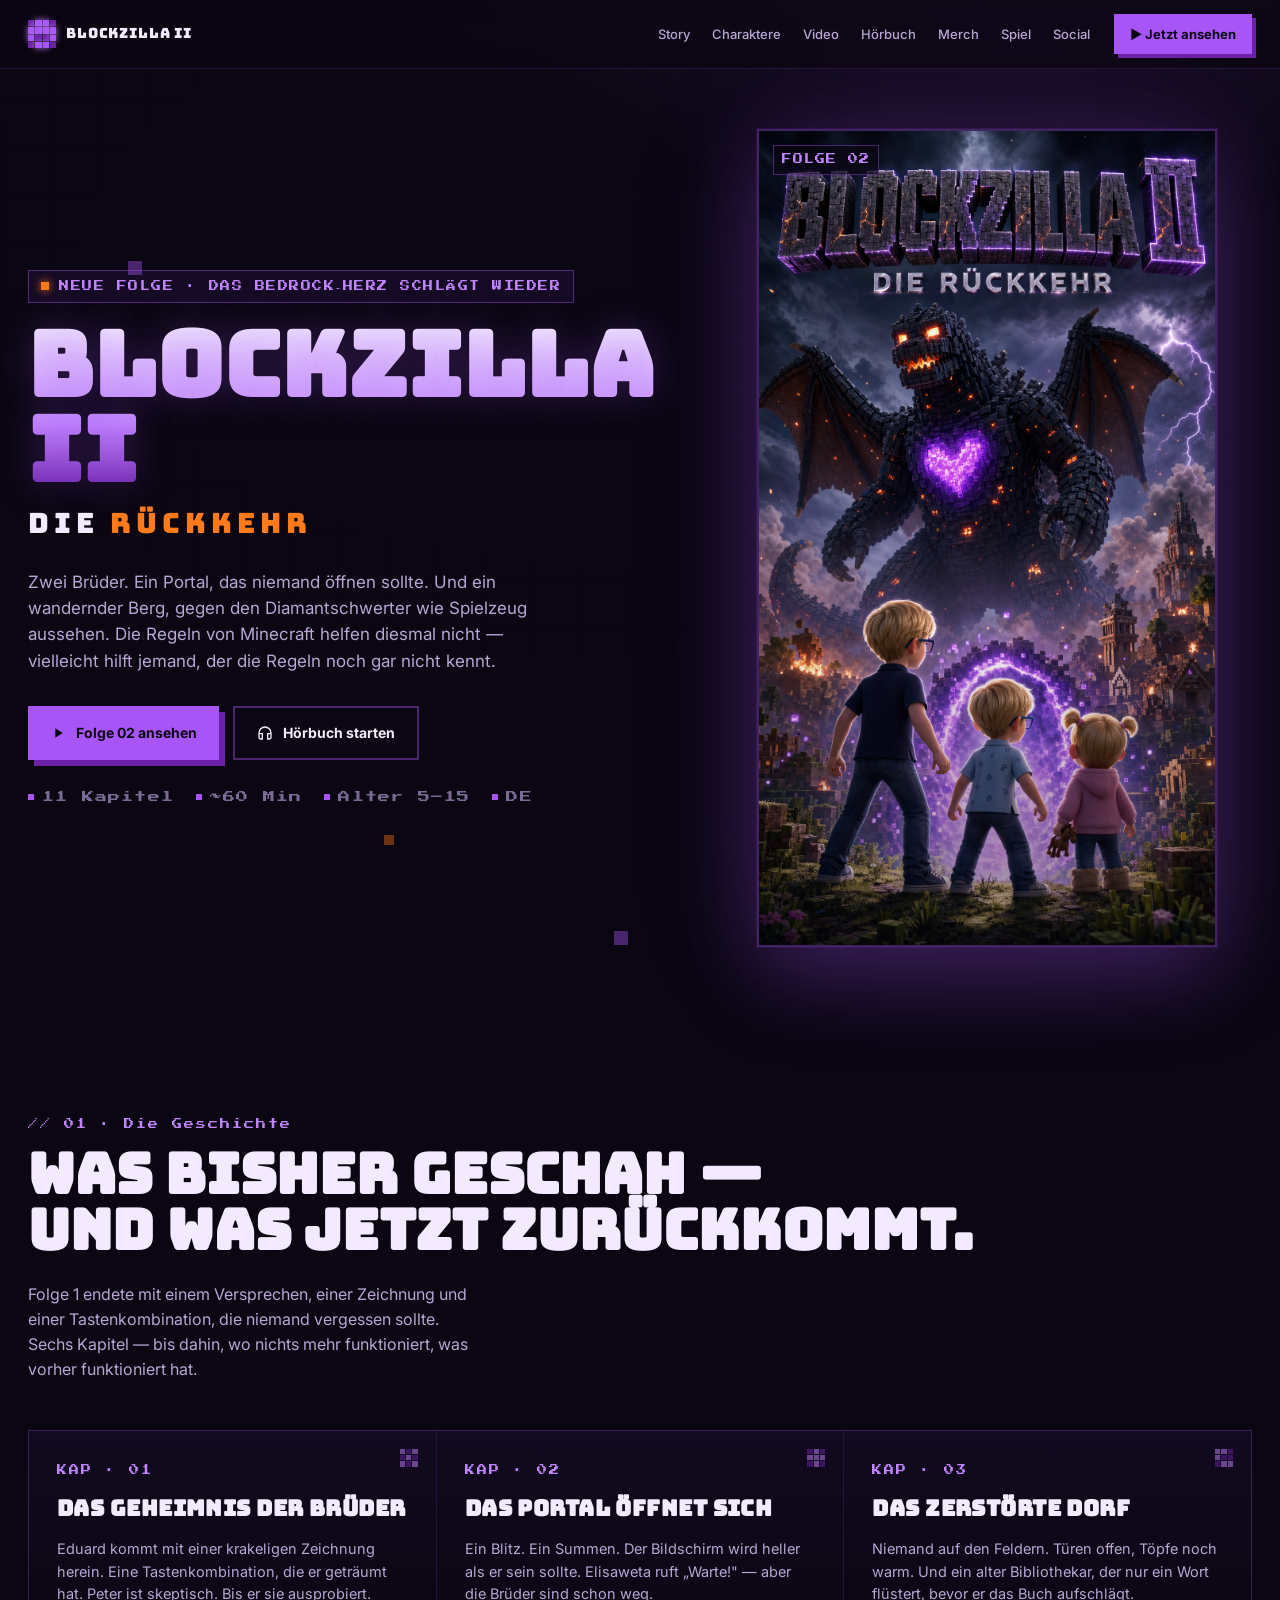
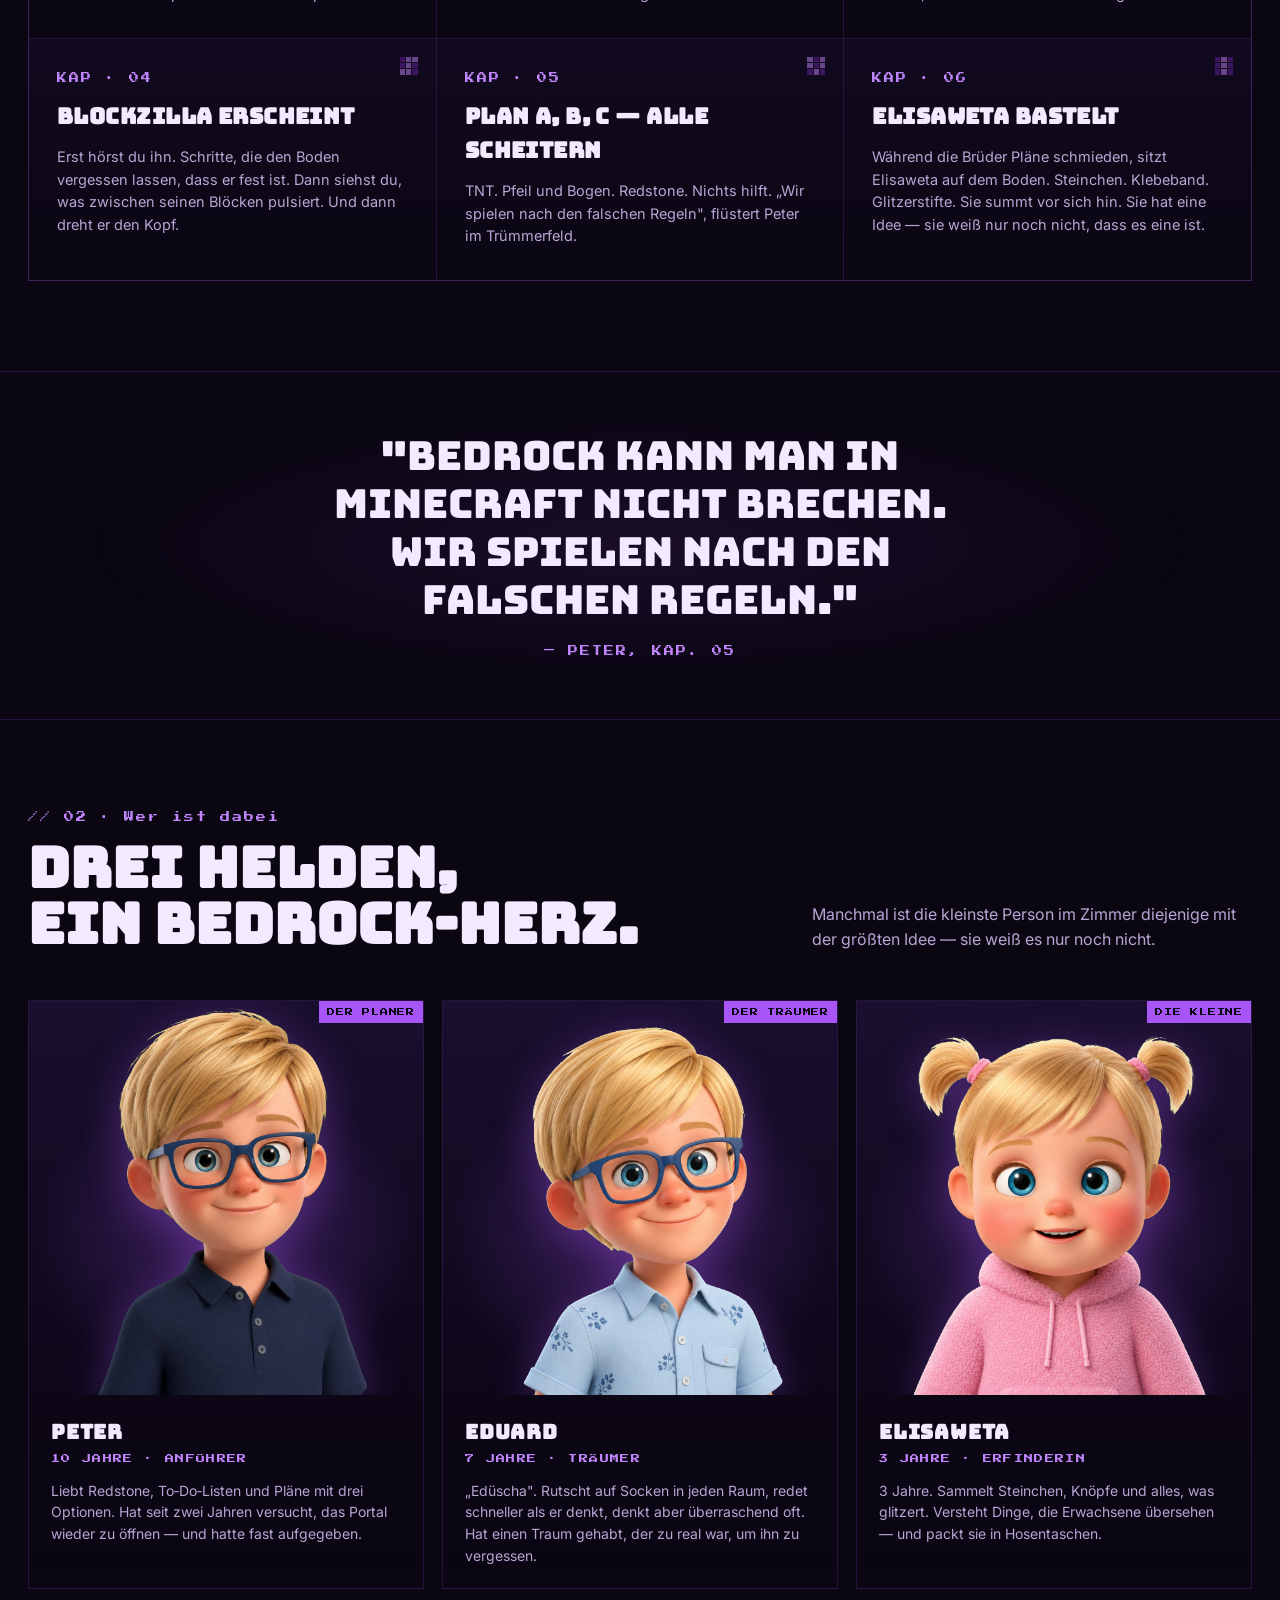
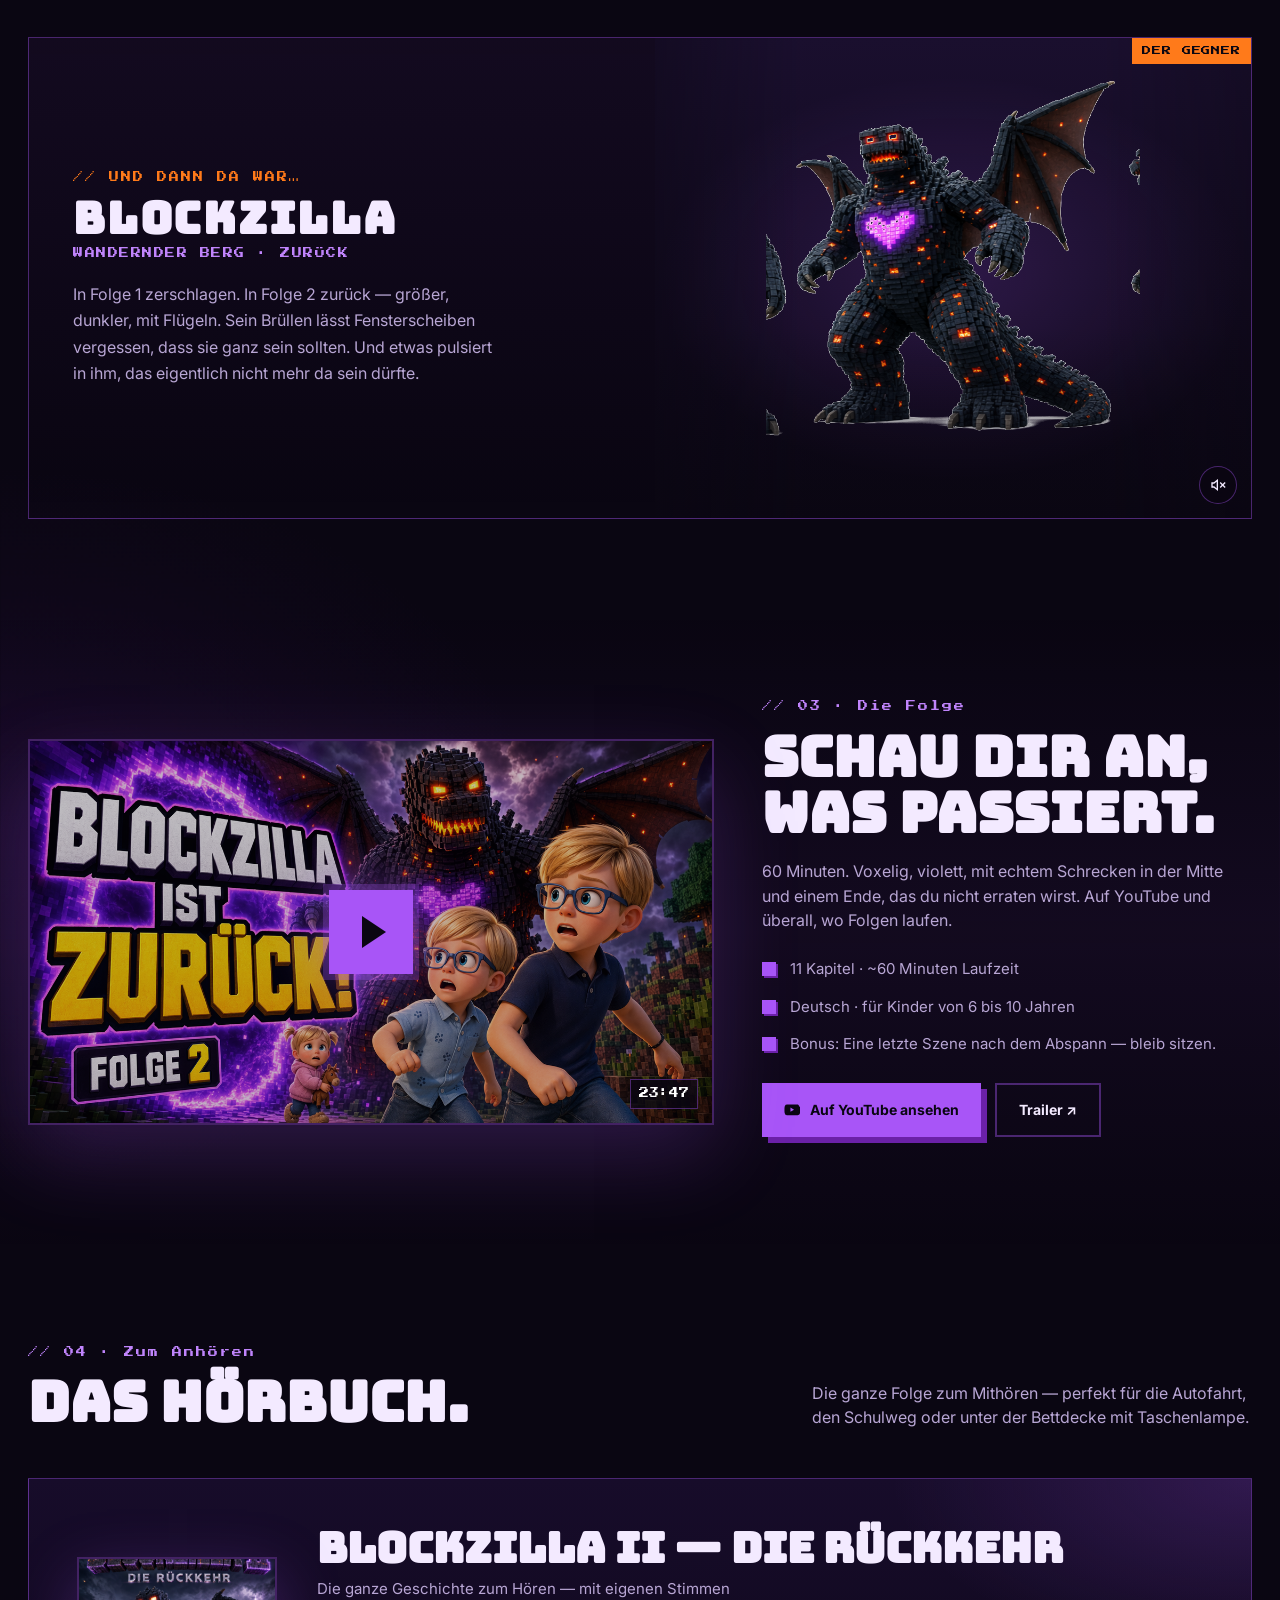
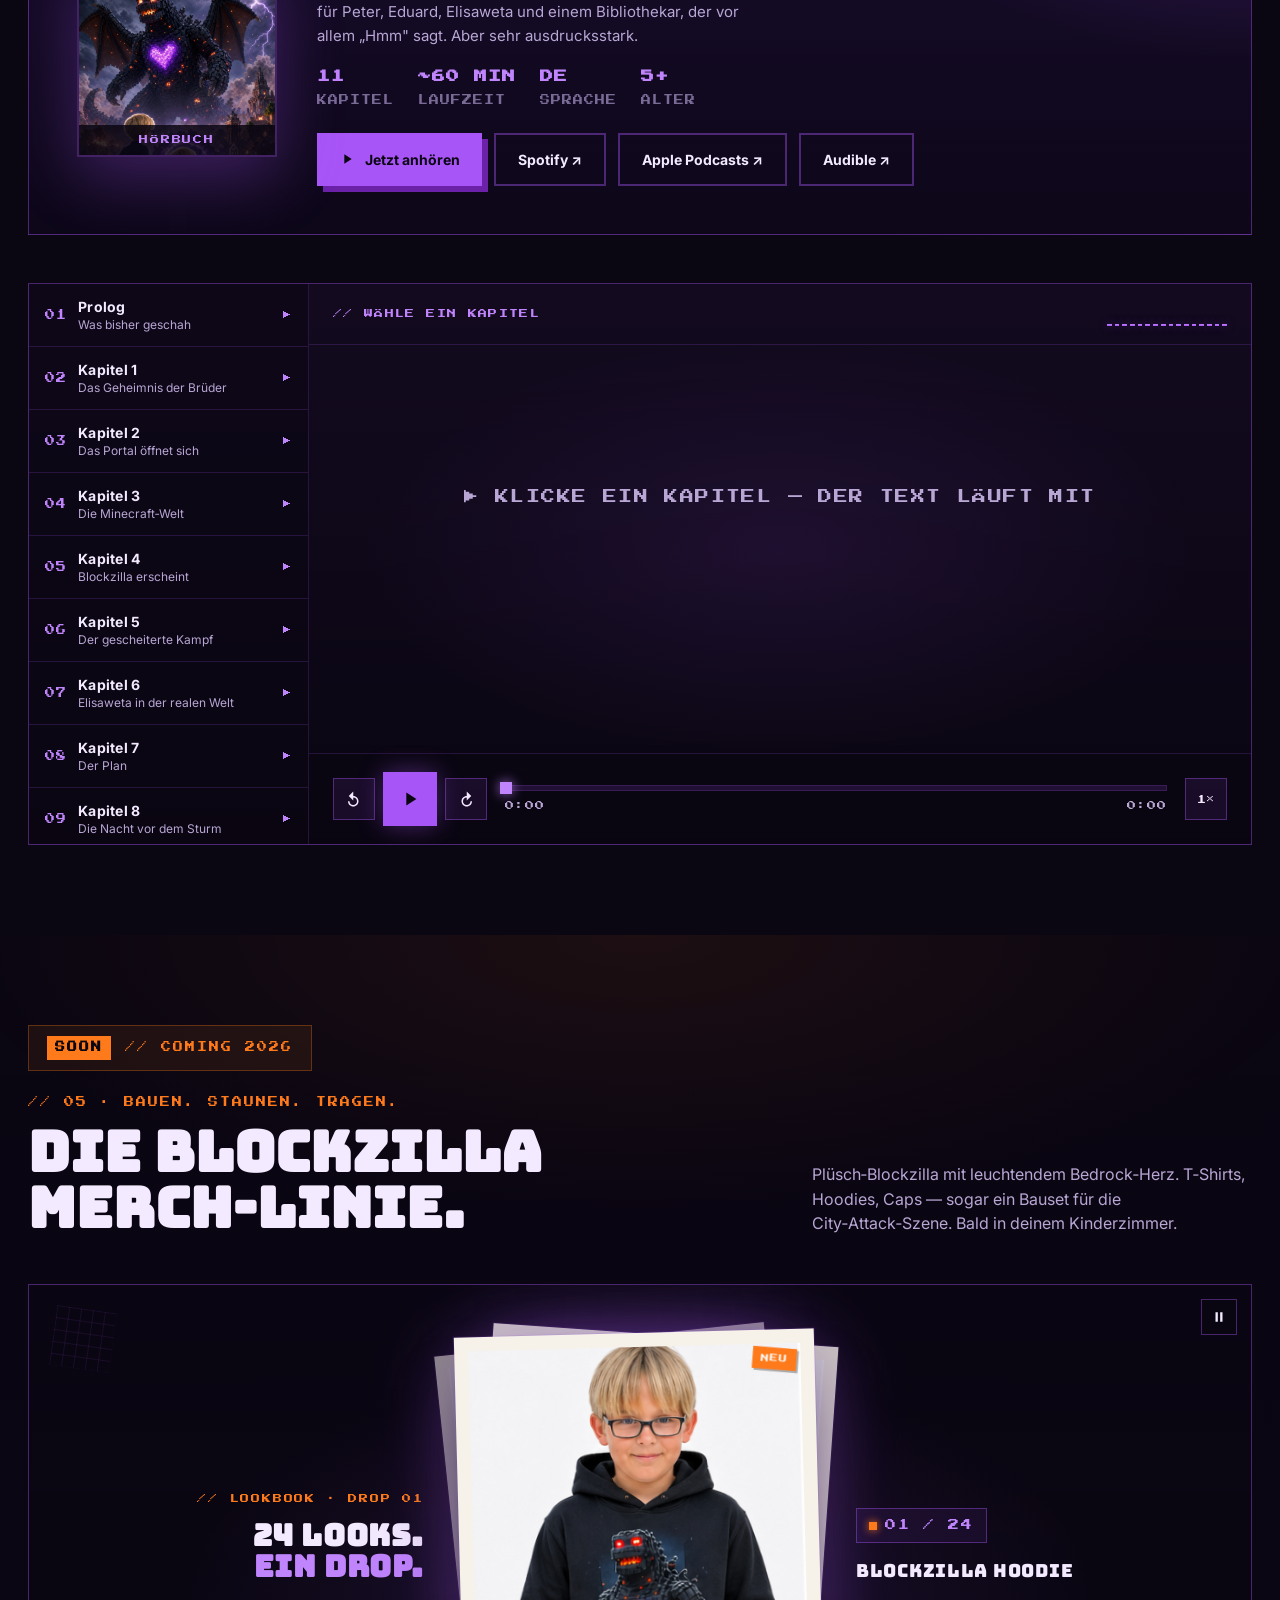
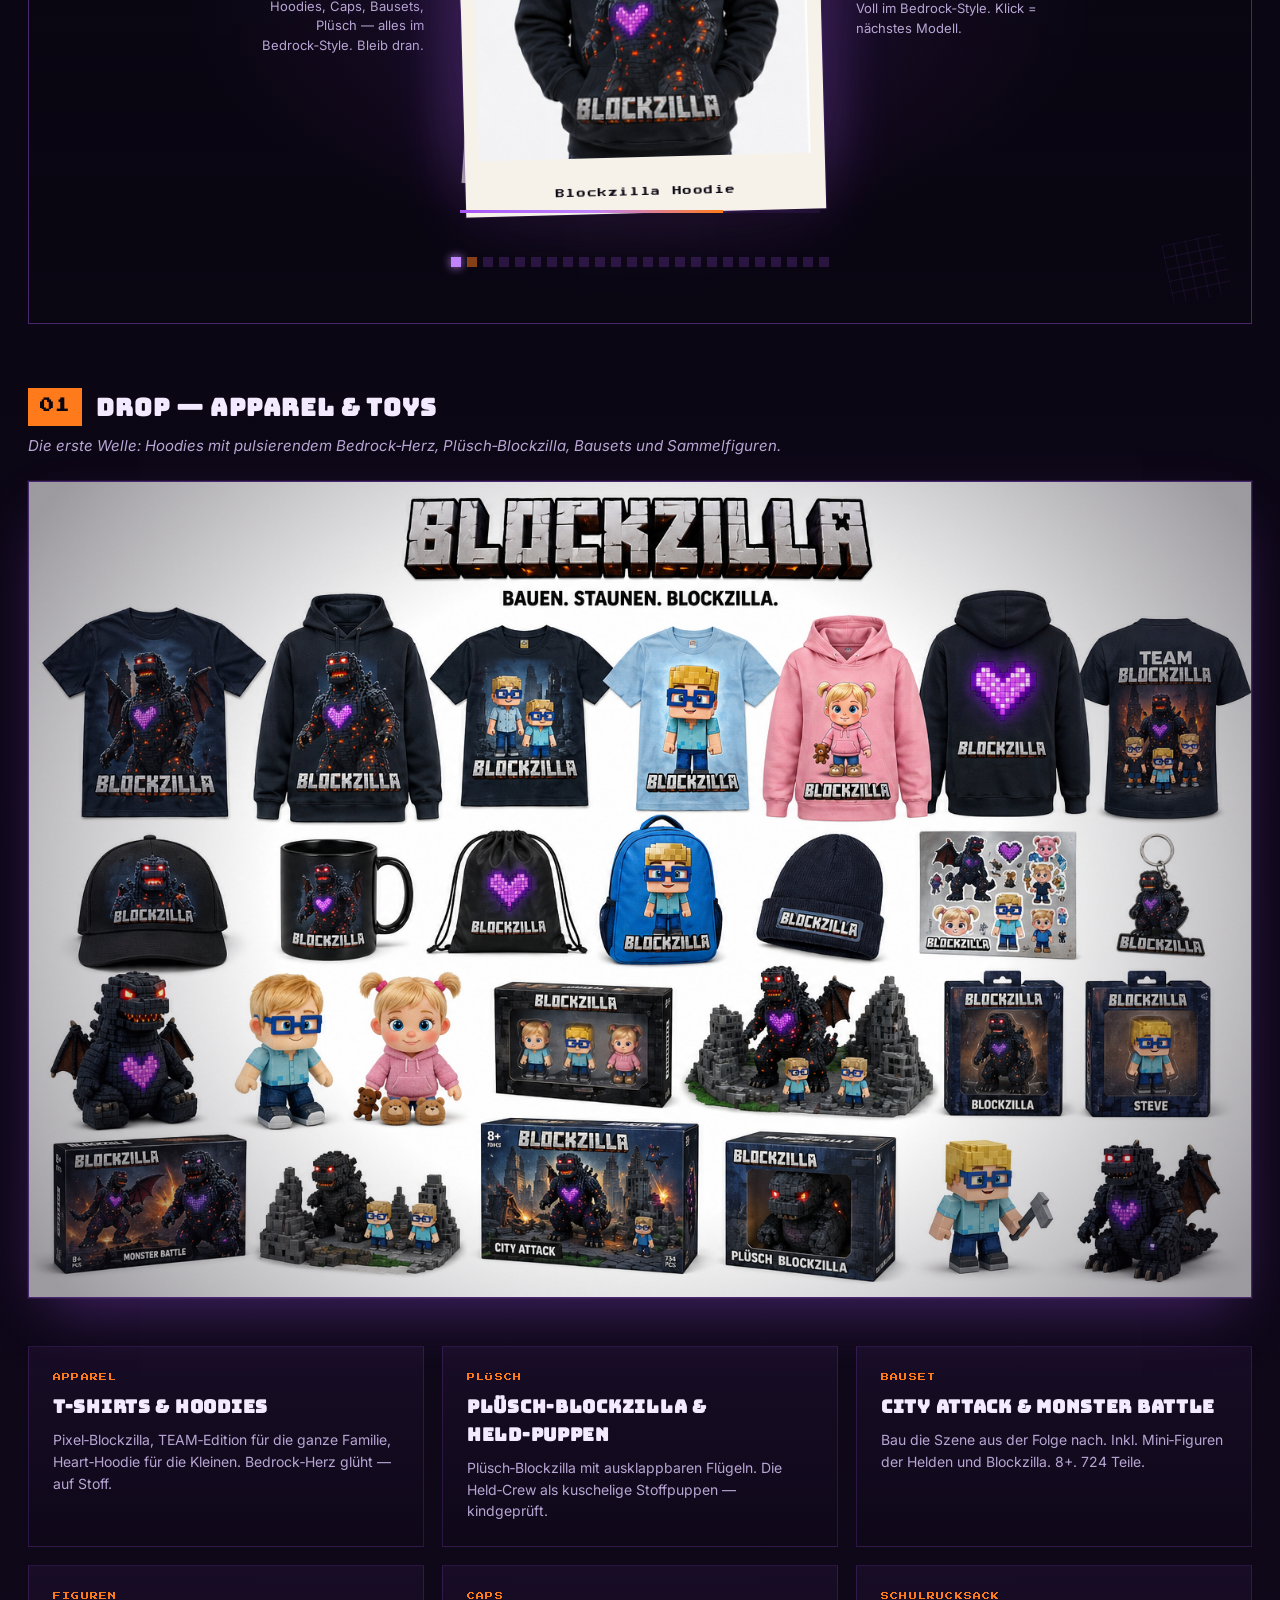
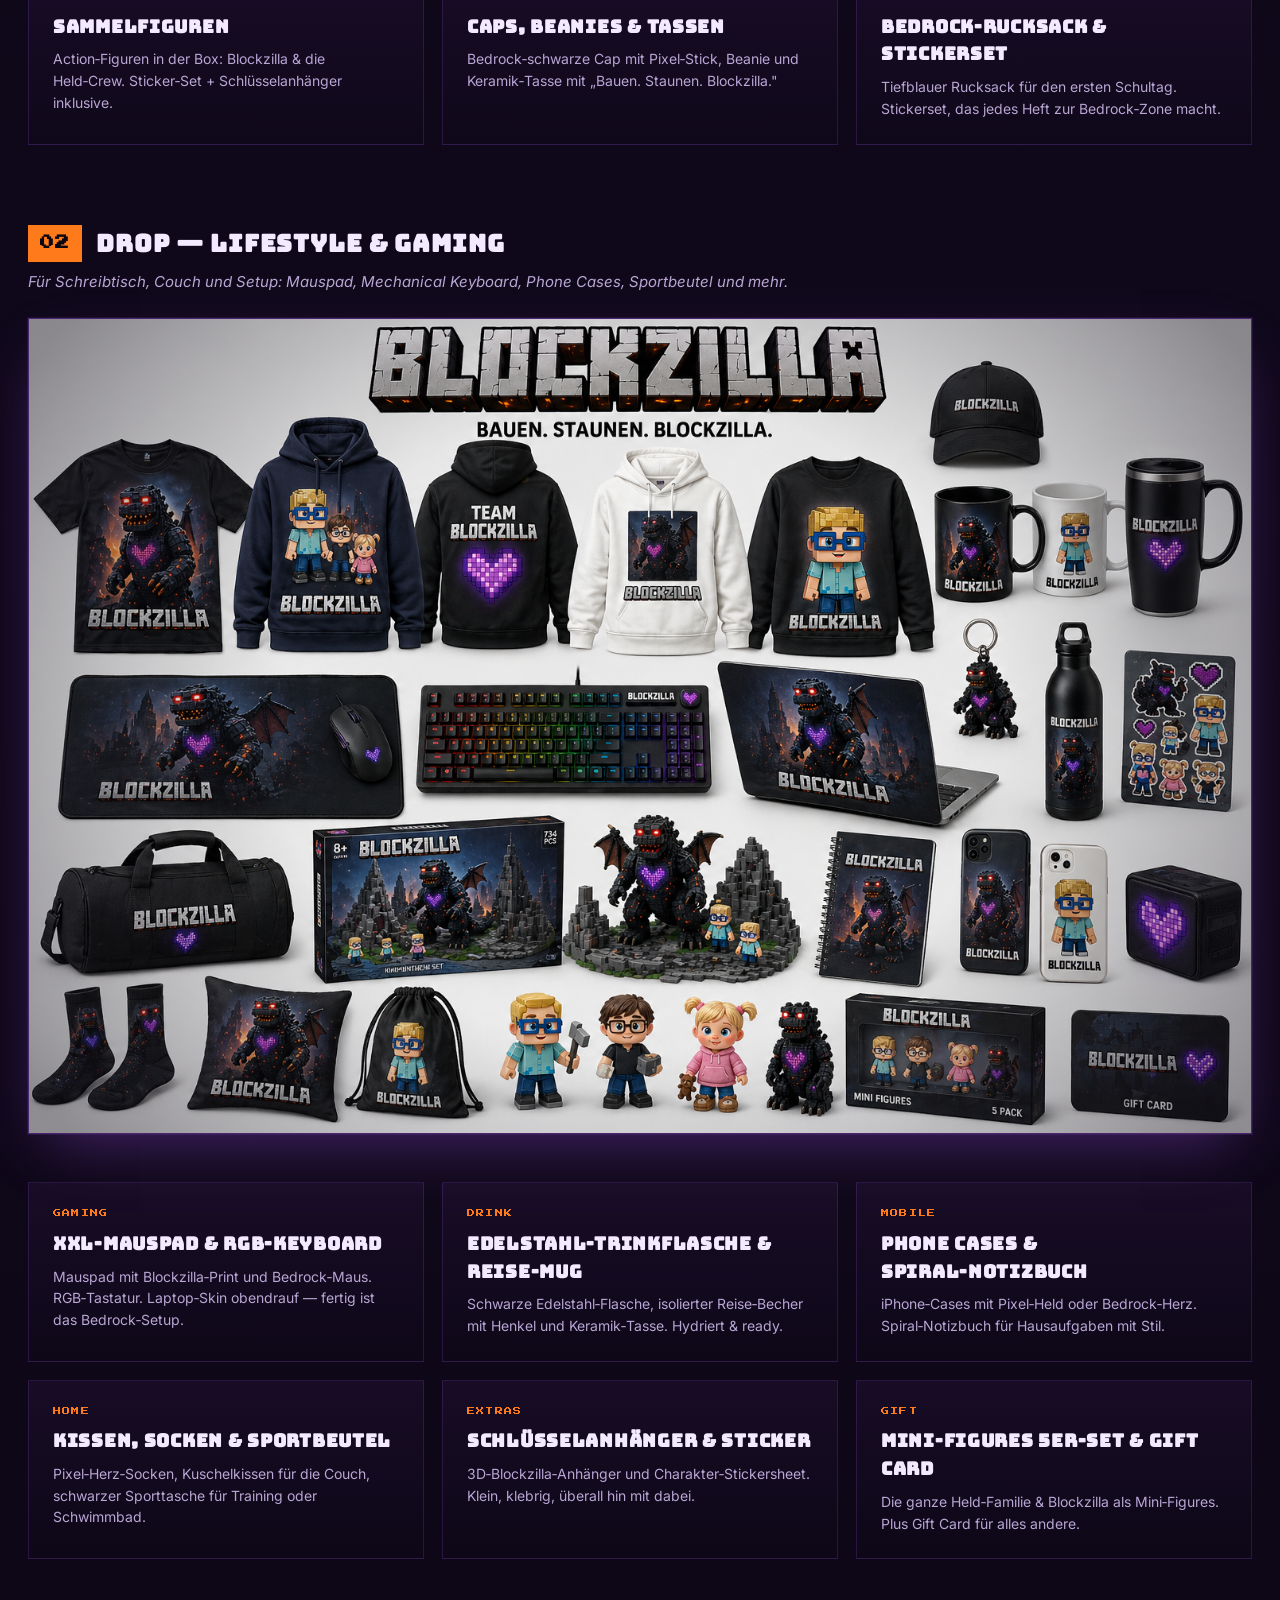
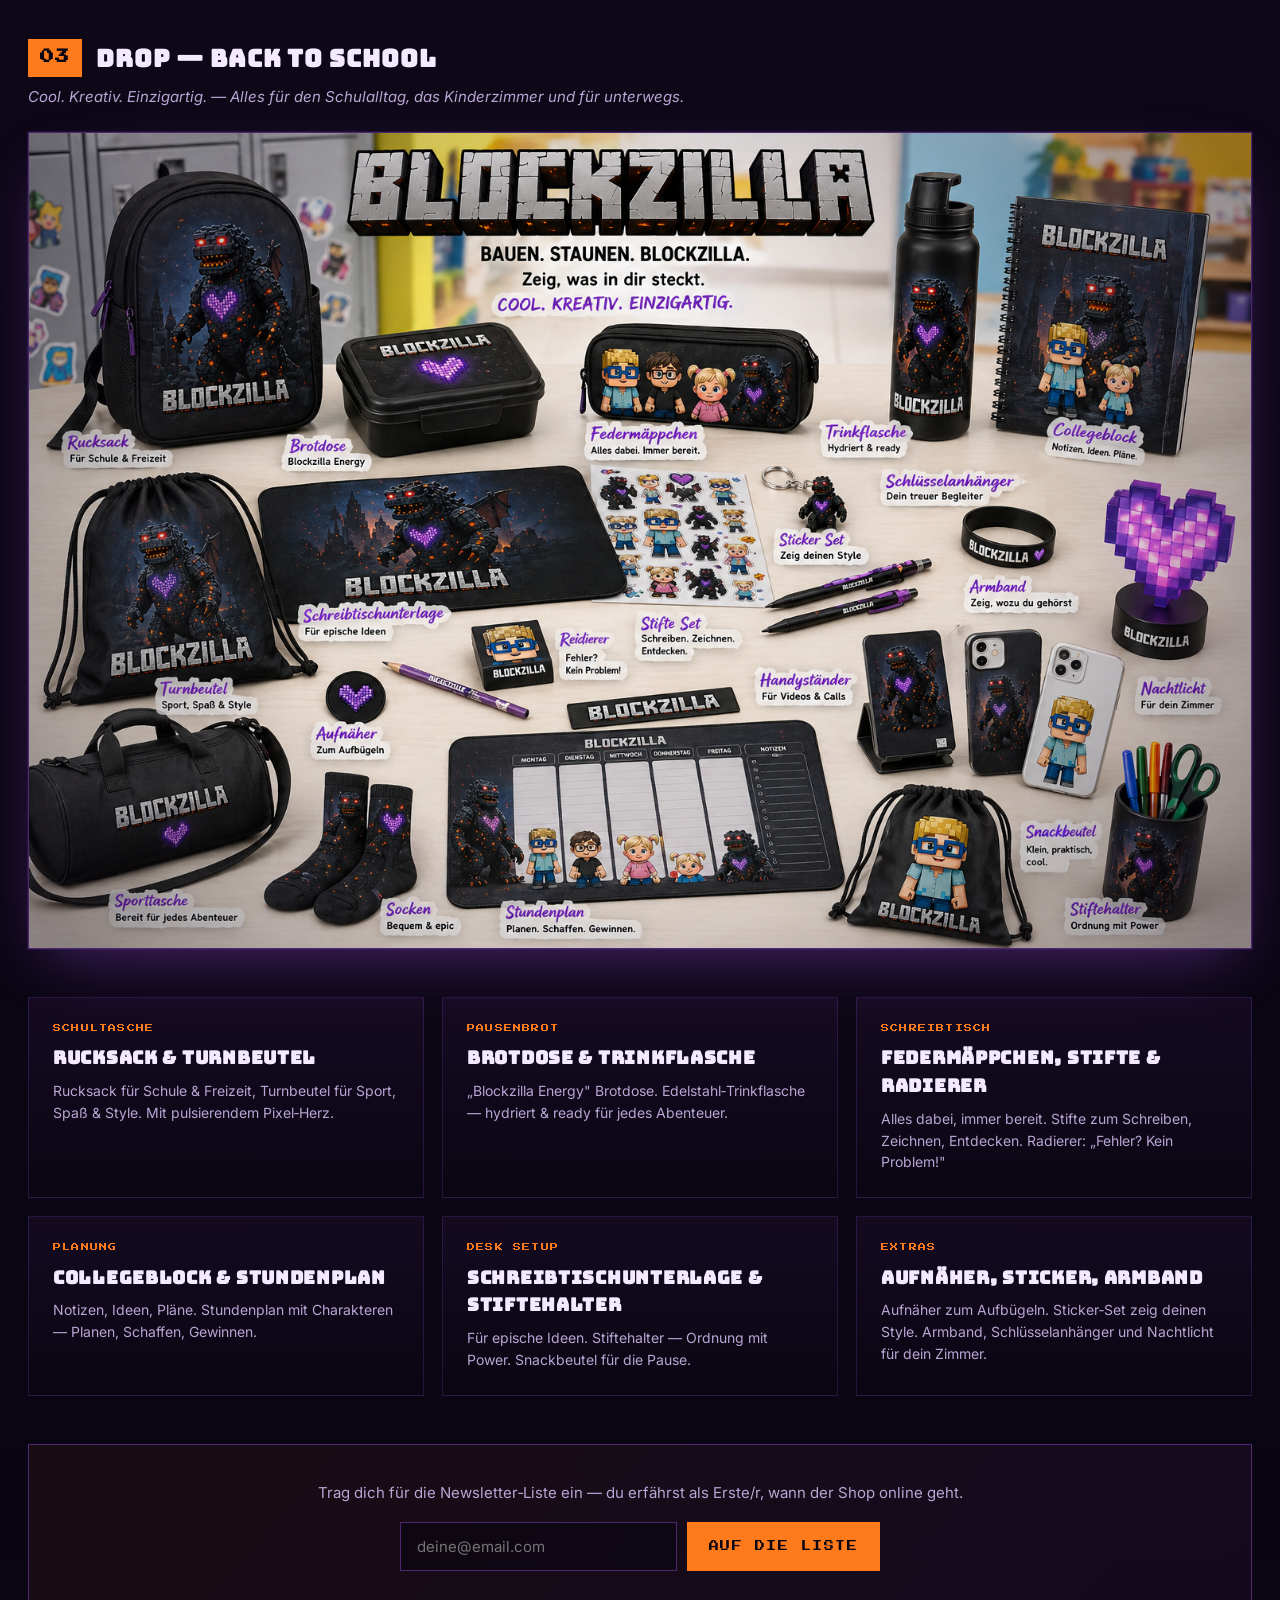
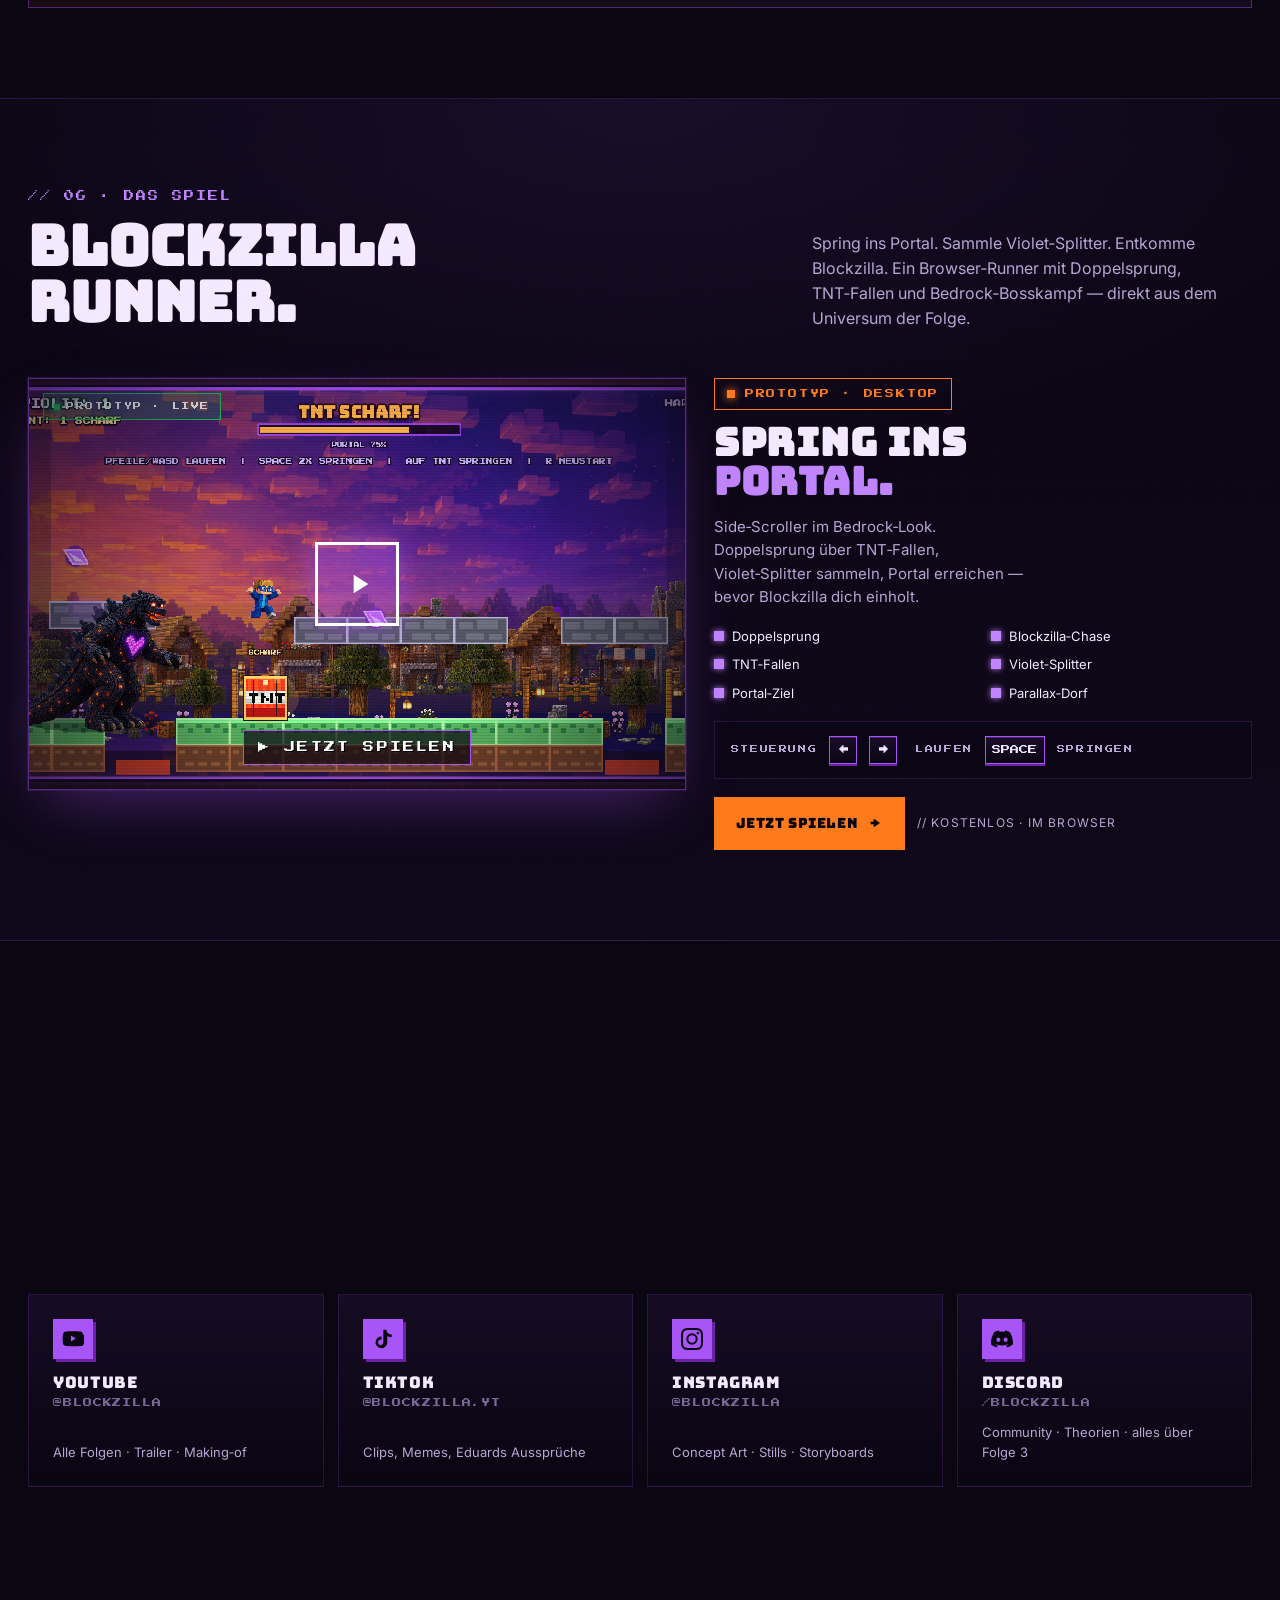
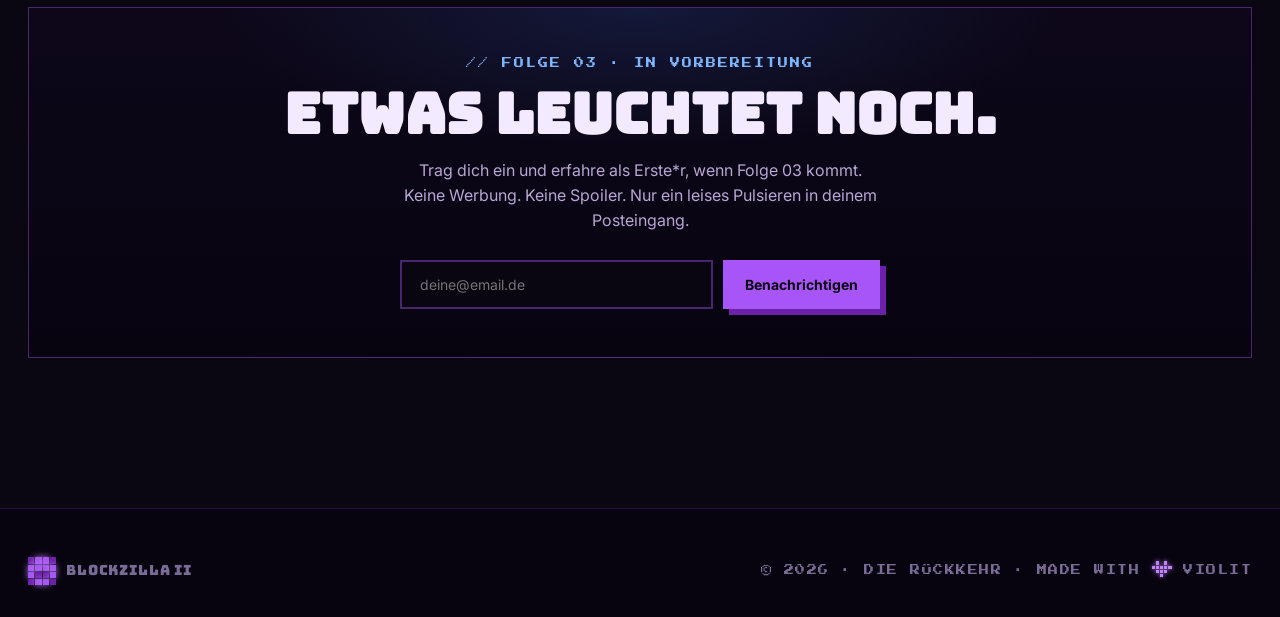
<file: index.html>
<!doctype html>
<html lang="de">
<head>
<meta charset="utf-8" />
<meta name="viewport" content="width=device-width,initial-scale=1" />
<title>Blockzilla II — Die Rückkehr</title>
<link rel="icon" type="image/svg+xml" href="assets/favicon.svg">
<link rel="preconnect" href="https://fonts.googleapis.com">
<link rel="preconnect" href="https://fonts.gstatic.com" crossorigin>
<link href="https://fonts.googleapis.com/css2?family=Press+Start+2P&family=Bungee&family=Inter:wght@400;500;600;700;800&display=swap" rel="stylesheet">
<style>
  :root{
    --bg-0:#0a0612;
    --bg-1:#120a1f;
    --bg-2:#1a0f2e;
    --ink:#f3eaff;
    --ink-dim:#b8a6d4;
    --ink-mute:#7a6a96;
    --violet:#a855f7;
    --violet-bright:#c084fc;
    --violet-deep:#6b21a8;
    --ember:#ff7a1a;
    --ember-soft:#ffb070;
    --bedrock:#3a2a52;
    --line:rgba(168,85,247,.18);
    --line-strong:rgba(168,85,247,.4);
  }
  *{box-sizing:border-box}
  html,body{margin:0;padding:0;background:var(--bg-0);color:var(--ink);font-family:'Inter',sans-serif;line-height:1.55;-webkit-font-smoothing:antialiased}
  body{
    background:
      radial-gradient(ellipse 1200px 700px at 80% -200px, rgba(168,85,247,.18), transparent 60%),
      radial-gradient(ellipse 900px 600px at 0% 30%, rgba(107,33,168,.12), transparent 60%),
      var(--bg-0);
    min-height:100vh;
    overflow-x:hidden;
  }
  img{max-width:100%;display:block}
  a{color:inherit}
  .mono{font-family:'Press Start 2P',monospace;letter-spacing:.04em}
  .display{font-family:'Bungee',sans-serif;letter-spacing:.02em}

  /* ===== voxel grid backdrop ===== */
  .grid-bg{
    position:fixed;inset:0;pointer-events:none;z-index:0;opacity:.35;
    background-image:
      linear-gradient(rgba(168,85,247,.06) 1px,transparent 1px),
      linear-gradient(90deg,rgba(168,85,247,.06) 1px,transparent 1px);
    background-size:48px 48px;
    mask-image:radial-gradient(ellipse 80% 60% at 50% 30%,#000 30%,transparent 80%);
  }

  /* ===== nav ===== */
  nav{
    position:sticky;top:0;z-index:50;
    backdrop-filter:blur(14px);
    background:rgba(10,6,18,.7);
    border-bottom:1px solid var(--line);
  }
  .nav-inner{
    max-width:1280px;margin:0 auto;padding:14px 28px;
    display:flex;align-items:center;gap:24px;
  }
  .logo{display:flex;align-items:center;gap:10px;font-family:'Bungee',sans-serif;font-size:14px;letter-spacing:.06em}
  .logo-mark{
    width:28px;height:28px;display:grid;grid-template-columns:repeat(4,1fr);grid-template-rows:repeat(4,1fr);gap:1px;
  }
  .logo-mark i{background:var(--violet-deep)}
  .logo-mark i.lit{background:var(--violet);box-shadow:0 0 6px var(--violet-bright)}
  .nav-links{display:flex;gap:22px;margin-left:auto;font-size:13px;font-weight:500}
  .nav-links a{color:var(--ink-dim);text-decoration:none;transition:color .2s}
  .nav-links a:hover{color:var(--violet-bright)}
  .nav-cta{
    padding:10px 16px;border-radius:0;
    background:var(--violet);color:#0a0612;font-weight:700;font-size:13px;
    text-decoration:none;
    box-shadow:4px 4px 0 var(--violet-deep);
    transition:transform .15s, box-shadow .15s;
  }
  .nav-cta:hover{transform:translate(-2px,-2px);box-shadow:6px 6px 0 var(--violet-deep)}
  @media (max-width:760px){.nav-links{display:none}}

  /* ===== hero ===== */
  .hero{
    position:relative;z-index:1;
    max-width:1280px;margin:0 auto;
    padding:60px 28px 80px;
    display:grid;grid-template-columns:1.1fr .9fr;gap:48px;align-items:center;
  }
  @media (max-width:920px){.hero{grid-template-columns:1fr;padding-top:32px}}

  .eyebrow{
    display:inline-flex;align-items:center;gap:10px;
    font-family:'Press Start 2P',monospace;font-size:10px;letter-spacing:.15em;
    color:var(--violet-bright);text-transform:uppercase;
    padding:8px 12px;border:1px solid var(--line-strong);
    background:rgba(168,85,247,.08);
  }
  .eyebrow .dot{width:8px;height:8px;background:var(--ember);box-shadow:0 0 8px var(--ember);animation:pulse 1.6s infinite}
  @keyframes pulse{0%,100%{opacity:1}50%{opacity:.4}}

  h1.title{
    font-family:'Bungee',sans-serif;
    font-size:clamp(44px,7vw,96px);
    line-height:.95;margin:20px 0 8px;
    letter-spacing:.01em;
    background:linear-gradient(180deg,#f3eaff 0%, #c084fc 60%, #6b21a8 100%);
    -webkit-background-clip:text;background-clip:text;color:transparent;
    text-shadow:0 0 40px rgba(168,85,247,.25);
  }
  .subtitle{
    font-family:'Bungee',sans-serif;
    font-size:clamp(18px,2.4vw,28px);
    color:var(--ink);letter-spacing:.18em;
    margin:0 0 24px;
  }
  .subtitle .ember{color:var(--ember)}

  .lede{font-size:17px;color:var(--ink-dim);max-width:46ch;margin:0 0 32px}

  .hero-ctas{display:flex;gap:14px;flex-wrap:wrap;margin-bottom:28px}
  .btn{
    display:inline-flex;align-items:center;gap:10px;
    padding:14px 22px;font-weight:700;font-size:14px;
    text-decoration:none;cursor:pointer;border:0;
    transition:transform .15s, box-shadow .15s, background .15s;
    font-family:'Inter',sans-serif;
  }
  .btn-primary{
    background:var(--violet);color:#0a0612;
    box-shadow:6px 6px 0 var(--violet-deep);
  }
  .btn-primary:hover{transform:translate(-2px,-2px);box-shadow:8px 8px 0 var(--violet-deep);background:var(--violet-bright)}
  .btn-ghost{
    background:transparent;color:var(--ink);
    border:2px solid var(--line-strong);
    box-shadow:6px 6px 0 transparent;
  }
  .btn-ghost:hover{border-color:var(--violet);box-shadow:6px 6px 0 var(--violet-deep);transform:translate(-2px,-2px)}
  .btn svg{width:16px;height:16px}

  .hero-meta{
    display:flex;gap:22px;font-size:12px;color:var(--ink-mute);
    font-family:'Press Start 2P',monospace;letter-spacing:.1em;
    flex-wrap:wrap;
  }
  .hero-meta span{display:inline-flex;align-items:center;gap:8px}
  .hero-meta .pip{width:6px;height:6px;background:var(--violet)}

  /* poster */
  .hero-poster{
    position:relative;justify-self:center;
    width:100%;max-width:460px;aspect-ratio:9/16;
    border:2px solid var(--line-strong);
    box-shadow:
      0 0 0 1px rgba(168,85,247,.1),
      0 30px 80px rgba(168,85,247,.25),
      0 0 120px rgba(168,85,247,.15);
    overflow:hidden;
    background:#000;
  }
  .hero-poster img{width:100%;height:100%;object-fit:cover}
  .hero-poster::before{
    content:"";position:absolute;inset:0;pointer-events:none;
    background:
      linear-gradient(180deg,transparent 60%,rgba(10,6,18,.4) 100%);
    z-index:2;
  }
  .hero-poster::after{
    content:"FOLGE 02";position:absolute;left:14px;top:14px;
    font-family:'Press Start 2P',monospace;font-size:10px;
    color:var(--violet-bright);
    background:rgba(10,6,18,.7);padding:6px 8px;
    border:1px solid var(--line-strong);z-index:3;letter-spacing:.1em;
  }

  /* drifting voxels */
  .voxels{position:absolute;inset:0;pointer-events:none;z-index:0}
  .voxel{position:absolute;width:14px;height:14px;background:var(--violet);opacity:.4;animation:float 6s ease-in-out infinite}
  .voxel.v2{background:var(--ember);width:10px;height:10px}
  @keyframes float{0%,100%{transform:translateY(0) rotate(0)}50%{transform:translateY(-20px) rotate(45deg)}}

  /* ===== sections ===== */
  section{position:relative;z-index:1}
  .container{max-width:1280px;margin:0 auto;padding:0 28px}
  .section-pad{padding:90px 0}

  .section-head{display:flex;align-items:flex-end;justify-content:space-between;gap:24px;margin-bottom:48px;flex-wrap:wrap}
  .section-kicker{
    font-family:'Press Start 2P',monospace;font-size:10px;
    color:var(--violet-bright);letter-spacing:.2em;
    margin-bottom:14px;
  }
  .section-title{
    font-family:'Bungee',sans-serif;
    font-size:clamp(32px,4.4vw,56px);
    line-height:1;margin:0;
    color:var(--ink);
  }
  .section-lede{color:var(--ink-dim);max-width:44ch;font-size:16px;margin:0}

  /* ===== story chapters ===== */
  .story-grid{
    display:grid;grid-template-columns:repeat(3,1fr);gap:1px;
    background:var(--line);
    border:1px solid var(--line);
  }
  @media (max-width:880px){.story-grid{grid-template-columns:1fr}}
  .chapter{
    background:linear-gradient(180deg,var(--bg-1),var(--bg-0));
    padding:32px 28px;
    position:relative;
    transition:background .25s;
  }
  .chapter:hover{background:linear-gradient(180deg,#1a0f2e,#120a1f)}
  .chapter .num{
    font-family:'Press Start 2P',monospace;font-size:10px;
    color:var(--violet-bright);letter-spacing:.2em;
    margin-bottom:14px;
  }
  .chapter h3{
    font-family:'Bungee',sans-serif;font-size:22px;
    margin:0 0 12px;letter-spacing:.02em;
  }
  .chapter p{color:var(--ink-dim);font-size:14.5px;margin:0}
  .chapter .glyph{
    position:absolute;right:18px;top:18px;width:18px;height:18px;
    display:grid;grid-template-columns:repeat(3,1fr);gap:1px;opacity:.5;
  }
  .chapter .glyph i{background:var(--violet-deep)}
  .chapter .glyph i.on{background:var(--violet-bright)}

  /* ===== characters ===== */
  .chars{display:grid;grid-template-columns:repeat(3,1fr);gap:18px}
  @media (max-width:880px){.chars{grid-template-columns:1fr}}
  .villain-row{margin-top:48px}
  .villain{
    position:relative;
    display:grid;grid-template-columns:1.05fr 1fr;gap:0;
    border:1px solid var(--line-strong);
    overflow:hidden;
    background:linear-gradient(180deg,rgba(168,85,247,.06),transparent);
  }
  @media (max-width:880px){.villain{grid-template-columns:1fr}}
  .villain-stage{
    position:relative;min-height:480px;
    background:
      radial-gradient(ellipse 70% 60% at 50% 50%, rgba(168,85,247,.18), transparent 70%),
      linear-gradient(180deg,#1a0f2e 0%, #0a0612 100%);
    overflow:hidden;
  }
  .villain-video{
    position:absolute;inset:0;width:100%;height:100%;
    object-fit:contain;object-position:center;
    z-index:1;
  }
  .villain-stage::after{
    content:"";position:absolute;inset:0;z-index:2;pointer-events:none;
    background:
      linear-gradient(90deg, rgba(10,6,18,.4) 0%, transparent 25%, transparent 75%, rgba(10,6,18,.3) 100%),
      linear-gradient(180deg, transparent 60%, rgba(10,6,18,.5) 100%);
  }
  .villain-body{
    position:relative;z-index:2;
    padding:48px 44px;
    display:flex;flex-direction:column;justify-content:center;
  }
  .villain-body h4{font-family:'Bungee',sans-serif;font-size:44px;margin:0 0 6px;letter-spacing:.04em;line-height:1}
  .villain-body .age{font-family:'Press Start 2P',monospace;font-size:10px;color:var(--violet-bright);margin-bottom:20px;letter-spacing:.15em}
  .villain-body p{color:var(--ink-dim);font-size:16px;margin:0;max-width:42ch;line-height:1.65}
  .villain-tag{
    position:absolute;top:0;right:0;z-index:3;
    font-family:'Press Start 2P',monospace;font-size:9px;
    background:var(--ember);color:#0a0612;
    padding:6px 10px;letter-spacing:.1em;
  }
  .villain-sound{
    position:absolute;bottom:14px;right:14px;z-index:3;
    background:rgba(10,6,18,.7);border:1px solid var(--line-strong);
    color:var(--ink);width:38px;height:38px;border-radius:50%;
    display:grid;place-items:center;cursor:pointer;
    transition:background .2s,transform .2s;
    backdrop-filter:blur(8px);
  }
  .villain-sound:hover{background:rgba(168,85,247,.3);transform:scale(1.08)}
  .villain-sound svg{width:16px;height:16px}
  @media (max-width:880px){
    .villain-stage{min-height:280px;order:-1}
    .villain-body{padding:32px 24px}
    .villain-body h4{font-size:36px}
  }
  .char{
    background:linear-gradient(180deg,rgba(168,85,247,.06),transparent);
    border:1px solid var(--line);
    padding:0;
    position:relative;
    overflow:hidden;
    display:flex;flex-direction:column;
  }
  .char-photo{
    aspect-ratio:1;position:relative;
    background:
      radial-gradient(ellipse 70% 60% at 50% 60%, rgba(168,85,247,.28), transparent 70%),
      linear-gradient(180deg,#1a0f2e 0%, #0d0719 100%);
    display:grid;place-items:center;
    overflow:hidden;
  }
  .char-photo img{
    width:100%;height:100%;object-fit:cover;object-position:center top;
    filter:drop-shadow(0 8px 20px rgba(168,85,247,.35));
    position:relative;z-index:1;
  }
  .char-body{padding:22px}
  .char h4{font-family:'Bungee',sans-serif;font-size:20px;margin:0 0 4px;letter-spacing:.04em}
  .char .age{font-family:'Press Start 2P',monospace;font-size:9px;color:var(--violet-bright);margin-bottom:14px;letter-spacing:.15em}
  .char p{color:var(--ink-dim);font-size:14px;margin:0;line-height:1.55}
  .char-tag{
    position:absolute;top:0;right:0;z-index:2;
    font-family:'Press Start 2P',monospace;font-size:8px;
    background:var(--violet);color:#0a0612;
    padding:5px 8px;letter-spacing:.1em;
  }
  .char p{color:var(--ink-dim);font-size:14px;margin:0;line-height:1.55}
  .char .age{font-family:'Press Start 2P',monospace;font-size:9px;color:var(--violet-bright);margin-bottom:14px;letter-spacing:.15em}

  /* ===== watch ===== */
  .watch-wrap{
    display:grid;grid-template-columns:1.4fr 1fr;gap:48px;align-items:center;
  }
  @media (max-width:920px){.watch-wrap{grid-template-columns:1fr}}
  .video-card{
    position:relative;aspect-ratio:16/9;
    border:2px solid var(--line-strong);
    overflow:hidden;background:#000;
    box-shadow:0 30px 80px rgba(168,85,247,.2);
  }
  .video-card img{width:100%;height:100%;object-fit:cover;transition:transform .4s}
  .video-card:hover img{transform:scale(1.03)}
  .play-btn{
    position:absolute;inset:0;display:grid;place-items:center;
    background:rgba(10,6,18,.25);text-decoration:none;
    transition:background .25s;
  }
  .play-btn:hover{background:rgba(10,6,18,.1)}
  .play-core{
    width:84px;height:84px;background:var(--violet);
    display:grid;place-items:center;
    box-shadow:0 0 0 6px rgba(168,85,247,.25), 0 0 60px rgba(168,85,247,.6);
    transition:transform .15s;
  }
  .play-btn:hover .play-core{transform:scale(1.08)}
  .play-core::after{
    content:"";display:block;width:0;height:0;
    border-left:24px solid #0a0612;
    border-top:16px solid transparent;
    border-bottom:16px solid transparent;
    margin-left:6px;
  }
  .video-meta{
    position:absolute;left:14px;bottom:14px;right:14px;z-index:2;
    display:flex;justify-content:space-between;align-items:flex-end;gap:12px;
    color:#fff;
  }
  .video-meta .runtime{
    font-family:'Press Start 2P',monospace;font-size:10px;
    background:rgba(10,6,18,.8);padding:6px 8px;border:1px solid var(--line-strong);
  }
  .watch-info h2{margin-top:0}
  .watch-info ul{padding:0;margin:24px 0 0;list-style:none;display:grid;gap:14px}
  .watch-info li{
    display:flex;gap:14px;align-items:flex-start;
    font-size:15px;color:var(--ink-dim);
  }
  .watch-info li::before{
    content:"";flex:none;width:14px;height:14px;background:var(--violet);
    margin-top:5px;box-shadow:2px 2px 0 var(--violet-deep);
  }

  /* ===== karaoke player ===== */
  .karaoke{
    margin-top:48px;
    border:1px solid var(--line-strong);
    background:linear-gradient(180deg,rgba(168,85,247,.06),rgba(10,6,18,.6));
    overflow:hidden;
    display:grid;grid-template-columns:280px 1fr;gap:0;
    min-height:560px;
  }
  @media (max-width:880px){.karaoke{grid-template-columns:1fr}}

  .ch-list{
    border-right:1px solid var(--line);
    background:rgba(10,6,18,.5);
    max-height:560px;overflow-y:auto;
  }
  @media (max-width:880px){
    .ch-list{max-height:240px;border-right:none;border-bottom:1px solid var(--line)}
  }
  .ch-list::-webkit-scrollbar{width:6px}
  .ch-list::-webkit-scrollbar-track{background:rgba(10,6,18,.4)}
  .ch-list::-webkit-scrollbar-thumb{background:var(--violet-deep)}

  .ch-item{
    width:100%;display:grid;grid-template-columns:auto 1fr auto;gap:12px;align-items:center;
    padding:14px 16px;background:transparent;border:0;border-bottom:1px solid var(--line);
    color:var(--ink);text-align:left;cursor:pointer;
    font-family:'Inter',sans-serif;
    transition:background .15s;
  }
  .ch-item:hover:not(:disabled){background:rgba(168,85,247,.08)}
  .ch-item.active{background:rgba(168,85,247,.18);box-shadow:inset 3px 0 0 var(--violet-bright)}
  .ch-soon{opacity:.4;cursor:not-allowed}
  .ch-num{font-family:'Press Start 2P',monospace;font-size:10px;color:var(--violet-bright);letter-spacing:.05em}
  .ch-text{display:flex;flex-direction:column;gap:2px;min-width:0}
  .ch-title{font-weight:700;font-size:14px;letter-spacing:.02em}
  .ch-sub{font-size:12px;color:var(--ink-dim);white-space:nowrap;overflow:hidden;text-overflow:ellipsis}
  .ch-status{font-family:'Press Start 2P',monospace;font-size:8px;color:var(--violet-bright);letter-spacing:.1em}
  .ch-soon .ch-status{color:var(--ink-mute)}

  .karaoke-stage{display:flex;flex-direction:column;position:relative}

  .karaoke-header{
    padding:18px 24px;border-bottom:1px solid var(--line);
    display:flex;justify-content:space-between;align-items:center;gap:12px;flex-wrap:wrap;
  }
  .now-playing{font-family:'Press Start 2P',monospace;font-size:9px;color:var(--violet-bright);letter-spacing:.15em}
  .viz{display:flex;gap:3px;align-items:flex-end;height:24px;width:120px}
  .viz-bar{
    flex:1;background:linear-gradient(180deg,var(--violet-bright),var(--violet));
    height:8%;transition:height .08s,opacity .08s;
    box-shadow:0 0 8px rgba(168,85,247,.5);
  }

  .lyrics-wrap{
    flex:1;position:relative;overflow:hidden;
    background:
      radial-gradient(ellipse 600px 300px at 50% 50%, rgba(168,85,247,.1), transparent 70%);
  }
  .lyrics{
    height:340px;padding:60px 48px;overflow-y:auto;scroll-behavior:smooth;
    font-family:'Inter',sans-serif;font-size:24px;line-height:1.85;
    color:var(--ink-mute);
    text-wrap:pretty;
    -webkit-mask-image:linear-gradient(180deg,transparent 0%, #000 18%, #000 82%, transparent 100%);
            mask-image:linear-gradient(180deg,transparent 0%, #000 18%, #000 82%, transparent 100%);
  }
  @media (max-width:880px){.lyrics{padding:40px 28px;font-size:20px;height:280px}}
  .lyrics::-webkit-scrollbar{display:none}
  .lyrics{scrollbar-width:none}

  .ly-loading{color:var(--ink-dim);font-size:14px;text-align:center;padding-top:80px;font-family:'Press Start 2P',monospace;letter-spacing:.1em}

  .ly-word{
    display:inline-block;
    transition:color .12s ease, text-shadow .12s ease, transform .12s ease;
    color:var(--ink-mute);
    padding:0 1px;
  }
  .ly-word.past{color:var(--ink-dim);opacity:.55}
  .ly-word.active{
    color:var(--violet-bright);
    text-shadow:
      0 0 0 #fff,
      2px 2px 0 var(--violet-deep),
      0 0 24px rgba(192,132,252,.6);
    transform:translateY(-1px) scale(1.02);
    background:linear-gradient(180deg, transparent 60%, rgba(168,85,247,.18) 60%);
  }

  .karaoke-controls{
    padding:18px 24px;border-top:1px solid var(--line);
    display:grid;grid-template-columns:auto 1fr auto;gap:18px;align-items:center;
    background:rgba(10,6,18,.6);
  }
  .progress-row{display:flex;flex-direction:column;gap:8px}
  .progress-bar{
    position:relative;height:6px;background:rgba(168,85,247,.15);cursor:pointer;
    border:1px solid var(--line);
  }
  .progress-fill{
    position:absolute;left:0;top:0;bottom:0;width:0;
    background:linear-gradient(90deg,var(--violet),var(--violet-bright));
    box-shadow:0 0 12px rgba(168,85,247,.6);
  }
  .progress-knob{
    position:absolute;top:50%;left:0;width:12px;height:12px;
    background:var(--violet-bright);transform:translate(-50%,-50%);
    box-shadow:0 0 12px rgba(192,132,252,.8);
  }
  .progress-time{display:flex;justify-content:space-between;font-family:'Press Start 2P',monospace;font-size:9px;color:var(--ink-dim);letter-spacing:.1em}

  .ctrl-group{display:flex;gap:8px;align-items:center}
  .ctrl-btn{
    width:42px;height:42px;display:grid;place-items:center;
    background:rgba(168,85,247,.1);border:1px solid var(--line-strong);color:var(--ink);
    cursor:pointer;transition:background .15s, transform .15s;
    font-family:'Press Start 2P',monospace;font-size:9px;
  }
  .ctrl-btn:hover{background:rgba(168,85,247,.25);transform:translateY(-1px)}
  .ctrl-btn.play{
    width:54px;height:54px;background:var(--violet);border-color:var(--violet);color:#0a0612;
    box-shadow:0 0 24px rgba(168,85,247,.4);
  }
  .ctrl-btn.play:hover{background:var(--violet-bright);transform:translateY(-1px) scale(1.04)}
  .ctrl-btn svg{width:18px;height:18px}
  .ctrl-btn.play svg{width:22px;height:22px}
  .ctrl-btn.play .icon-play{display:block}
  .ctrl-btn.play .icon-pause{display:none}
  .ctrl-btn.play.playing .icon-play{display:none}
  .ctrl-btn.play.playing .icon-pause{display:block}

  /* ===== audiobook ===== */
  .audio-card{
    background:
      radial-gradient(ellipse 600px 300px at 100% 0%, rgba(168,85,247,.18), transparent 60%),
      linear-gradient(180deg,#170c2a, #0d0719);
    border:1px solid var(--line-strong);
    padding:48px;
    display:grid;grid-template-columns:auto 1fr;gap:40px;align-items:center;
    position:relative;overflow:hidden;
  }
  @media (max-width:880px){.audio-card{grid-template-columns:1fr;padding:32px;gap:24px;text-align:center}}
  .audio-cover{
    width:200px;aspect-ratio:1;flex:none;
    background:#000;border:2px solid var(--line-strong);
    position:relative;overflow:hidden;
    box-shadow:0 20px 60px rgba(168,85,247,.3);
  }
  @media (max-width:880px){.audio-cover{margin:0 auto}}
  .audio-cover img{width:100%;height:100%;object-fit:cover;object-position:50% 30%}
  .audio-cover::after{
    content:"HÖRBUCH";position:absolute;left:0;right:0;bottom:0;
    font-family:'Press Start 2P',monospace;font-size:9px;
    background:rgba(10,6,18,.85);color:var(--violet-bright);
    padding:8px;text-align:center;letter-spacing:.2em;
  }
  .audio-info h2{font-family:'Bungee',sans-serif;font-size:clamp(28px,3.4vw,42px);margin:0 0 8px;line-height:1}
  .audio-info p{color:var(--ink-dim);margin:0 0 20px;font-size:15px;max-width:48ch}
  .audio-stats{display:flex;gap:24px;margin-bottom:24px;flex-wrap:wrap}
  @media (max-width:880px){.audio-stats{justify-content:center}}
  .stat{font-family:'Press Start 2P',monospace;font-size:10px;color:var(--ink-mute);letter-spacing:.1em}
  .stat strong{display:block;color:var(--violet-bright);font-size:13px;margin-bottom:6px}
  .audio-actions{display:flex;gap:12px;flex-wrap:wrap}
  @media (max-width:880px){.audio-actions{justify-content:center}}

  .player{
    flex:none;width:200px;
  }
  @media (max-width:880px){.player{width:100%;max-width:300px;margin:0 auto}}
  .player-bar{
    height:6px;background:rgba(168,85,247,.15);position:relative;cursor:pointer;
  }
  .player-bar::after{
    content:"";position:absolute;left:0;top:0;bottom:0;width:34%;
    background:var(--violet);box-shadow:0 0 10px var(--violet-bright);
  }
  .player-bar::before{
    content:"";position:absolute;left:34%;top:50%;transform:translate(-50%,-50%);
    width:12px;height:12px;background:var(--violet-bright);
    box-shadow:0 0 8px var(--violet-bright);
  }
  .player-time{
    display:flex;justify-content:space-between;
    font-family:'Press Start 2P',monospace;font-size:9px;color:var(--ink-mute);margin-top:10px;letter-spacing:.1em;
  }
  .player-controls{display:flex;justify-content:center;gap:20px;margin-top:14px;align-items:center}
  .player-controls button{
    background:transparent;border:0;cursor:pointer;color:var(--ink-dim);
    width:32px;height:32px;display:grid;place-items:center;
    transition:color .2s;
  }
  .player-controls button:hover{color:var(--violet-bright)}
  .player-controls .play{
    width:44px;height:44px;background:var(--violet);color:#0a0612;
    box-shadow:3px 3px 0 var(--violet-deep);
  }
  .player-controls .play:hover{background:var(--violet-bright);color:#0a0612}

  /* ===== quote / pull ===== */
  .pull{
    border-top:1px solid var(--line);border-bottom:1px solid var(--line);
    padding:60px 0;text-align:center;
    background:radial-gradient(ellipse 800px 200px at 50% 50%, rgba(168,85,247,.1), transparent 70%);
  }
  .pull blockquote{
    font-family:'Bungee',sans-serif;
    font-size:clamp(24px,3.4vw,40px);line-height:1.2;
    margin:0 auto;max-width:24ch;
    color:var(--ink);
  }
  .pull .attr{font-family:'Press Start 2P',monospace;font-size:10px;color:var(--violet-bright);margin-top:20px;letter-spacing:.2em}

  /* ===== merch ===== */
  .merch-section{
    background:
      radial-gradient(ellipse 1000px 400px at 50% 0%, rgba(255,122,26,.08), transparent 70%),
      linear-gradient(180deg, transparent, rgba(168,85,247,.04), transparent);
    position:relative;
  }
  .merch-banner{
    display:inline-flex;align-items:center;gap:14px;
    font-family:'Press Start 2P',monospace;font-size:10px;letter-spacing:.2em;
    color:var(--ember);
    background:rgba(255,122,26,.08);
    border:1px solid rgba(255,122,26,.3);
    padding:10px 18px;margin-bottom:24px;
  }
  .merch-pulse{
    background:var(--ember);color:#0a0612;padding:4px 8px;font-weight:bold;
    animation:pulse 1.6s ease-in-out infinite;
  }
  @keyframes pulse{
    0%,100%{box-shadow:0 0 0 0 rgba(255,122,26,.7);transform:scale(1)}
    50%{box-shadow:0 0 0 8px rgba(255,122,26,0);transform:scale(1.04)}
  }
  .merch-tabs{margin-top:64px}
  .merch-tab-title{
    font-family:'Bungee',sans-serif;font-size:24px;letter-spacing:.04em;
    margin:0 0 8px;
    display:flex;align-items:center;gap:14px;
  }
  .merch-tab-num{
    font-family:'Press Start 2P',monospace;font-size:14px;
    color:#0a0612;background:var(--ember);padding:8px 12px;
  }
  .merch-tab-sub{
    color:var(--ink-dim);font-size:15px;margin:0 0 0 0;font-style:italic;
  }
  .merch-frame{
    position:relative;margin-top:24px;
    border:1px solid var(--line-strong);
    background:#0a0612;
    overflow:hidden;
    box-shadow:0 24px 60px -20px rgba(168,85,247,.4), 0 0 0 1px rgba(168,85,247,.1);
  }
  .merch-frame img{
    width:100%;height:auto;display:block;
    position:relative;z-index:1;
  }
  .merch-glow{
    position:absolute;inset:0;pointer-events:none;z-index:2;
    background:radial-gradient(ellipse 60% 80% at 50% 50%, transparent 50%, rgba(10,6,18,.4));
  }
  .merch-grid{
    list-style:none;padding:0;margin:48px 0 0;
    display:grid;grid-template-columns:repeat(3,1fr);gap:18px;
  }
  @media(max-width:880px){.merch-grid{grid-template-columns:repeat(2,1fr)}}
  @media(max-width:540px){.merch-grid{grid-template-columns:1fr}}
  .merch-grid li{
    background:linear-gradient(180deg,rgba(168,85,247,.06),transparent);
    border:1px solid var(--line);
    padding:24px;
    position:relative;
    transition:transform .2s,border-color .2s;
  }
  .merch-grid li:hover{transform:translate(-3px,-3px);border-color:var(--violet)}
  .merch-tag{
    font-family:'Press Start 2P',monospace;font-size:8px;
    color:var(--ember);letter-spacing:.15em;
    margin-bottom:10px;display:block;
  }
  .merch-grid h4{
    font-family:'Bungee',sans-serif;font-size:18px;margin:0 0 8px;letter-spacing:.04em;
  }
  .merch-grid p{
    color:var(--ink-dim);font-size:14px;margin:0;line-height:1.55;
  }
  .merch-cta{
    margin-top:48px;padding:36px;
    border:1px solid var(--line-strong);
    background:linear-gradient(135deg,rgba(255,122,26,.06),rgba(168,85,247,.06));
    text-align:center;
  }
  .merch-cta p{margin:0 0 18px;color:var(--ink-dim);font-size:15px}
  .merch-form{
    display:flex;gap:10px;max-width:480px;margin:0 auto;flex-wrap:wrap;justify-content:center;
  }
  .merch-form input{
    flex:1;min-width:200px;padding:14px 16px;
    background:rgba(10,6,18,.6);border:1px solid var(--line-strong);
    color:var(--ink);font-family:'Inter',sans-serif;font-size:15px;
    outline:none;transition:border-color .2s;
  }
  .merch-form input:focus{border-color:var(--ember)}
  .merch-form button{
    padding:14px 22px;
    background:var(--ember);color:#0a0612;
    border:none;cursor:pointer;
    font-family:'Press Start 2P',monospace;font-size:10px;letter-spacing:.15em;
    transition:transform .15s, background .15s;
  }
  .merch-form button:hover{background:var(--ember-soft);transform:translate(-2px,-2px);box-shadow:3px 3px 0 var(--violet-deep)}
  .merch-form input.invalid{border-color:#ff4d6d;animation:shake .35s ease}
  @keyframes shake{
    0%,100%{transform:translate(0,0)}
    20%{transform:translate(-4px,0)} 40%{transform:translate(4px,0)}
    60%{transform:translate(-3px,0)} 80%{transform:translate(3px,0)}
  }
  .merch-success{
    display:none;flex-direction:column;align-items:center;gap:8px;
    padding:18px 22px;
    background:linear-gradient(180deg,rgba(168,85,247,.12),rgba(255,122,26,.08));
    border:1px solid var(--violet);
    color:var(--ink);font-size:15px;line-height:1.4;
    max-width:480px;margin:0 auto;
  }
  .merch-success.show{display:flex;animation:popIn .4s cubic-bezier(.5,1.6,.4,1)}
  .merch-success .ok-mark{
    font-family:'Press Start 2P',monospace;font-size:22px;
    color:var(--violet-bright);
    width:44px;height:44px;display:grid;place-items:center;
    background:rgba(168,85,247,.18);border:1px solid var(--violet);
  }
  .merch-success strong{font-family:'Bungee',sans-serif;font-size:18px;letter-spacing:.04em}
  @keyframes popIn{
    from{opacity:0;transform:scale(.9)}
    to{opacity:1;transform:scale(1)}
  }

  /* ===== game teaser ===== */
  .game-section{
    background:
      radial-gradient(ellipse 1200px 500px at 50% 0%, rgba(168,85,247,.10), transparent 70%),
      linear-gradient(180deg, transparent, rgba(168,85,247,.04));
    position:relative;
    border-top:1px solid var(--line);
    border-bottom:1px solid var(--line);
  }
  .game-section::before{
    content:"";position:absolute;inset:0;pointer-events:none;
    background-image:
      linear-gradient(rgba(168,85,247,.05) 1px, transparent 1px),
      linear-gradient(90deg, rgba(168,85,247,.05) 1px, transparent 1px);
    background-size:32px 32px;
    mask-image:radial-gradient(ellipse 80% 60% at 50% 50%, #000, transparent);
    opacity:.5;
  }
  .game-frame{
    position:relative;z-index:1;
    margin-top:48px;
    display:grid;grid-template-columns:1.1fr .9fr;gap:28px;align-items:start;
  }
  @media(max-width:880px){.game-frame{grid-template-columns:1fr}}

  .game-stage{
    position:relative;
    aspect-ratio:16/10;
    width:100%;
    max-height:520px;
    background:#1a0d2e;
    border:1px solid var(--line-strong);
    overflow:hidden;
    box-shadow:0 24px 60px -20px rgba(168,85,247,.4), 0 0 0 1px rgba(168,85,247,.15);
    cursor:pointer;
    text-decoration:none;
    color:inherit;
    display:block;
    image-rendering:pixelated;
  }
  .game-stage img{
    width:100%;height:100%;object-fit:cover;display:block;
    image-rendering:pixelated;
    transition:transform .4s ease, filter .3s ease;
  }
  .game-stage:hover img{transform:scale(1.03);filter:brightness(1.08)}
  .game-stage .scanlines{
    position:absolute;inset:0;pointer-events:none;
    background:repeating-linear-gradient(180deg, transparent 0 2px, rgba(0,0,0,.16) 2px 3px);
    opacity:.5;mix-blend-mode:multiply;
  }
  .game-stage .play-overlay{
    position:absolute;inset:0;display:grid;place-items:center;
    background:radial-gradient(circle at center, transparent 40%, rgba(10,6,18,.55) 100%);
    transition:opacity .3s;
    pointer-events:none;
  }
  .game-stage:hover .play-overlay{opacity:.4}
  .game-stage .play-circle{
    width:84px;height:84px;
    border:3px solid #fff;background:rgba(168,85,247,.35);
    display:grid;place-items:center;
    box-shadow:0 0 30px rgba(168,85,247,.6);
    animation:playPulse 1.6s ease-in-out infinite;
  }
  @keyframes playPulse{
    0%,100%{box-shadow:0 0 30px rgba(168,85,247,.6)}
    50%{box-shadow:0 0 50px rgba(168,85,247,.9)}
  }
  .game-stage .play-circle svg{width:32px;height:32px;color:#fff;margin-left:4px}
  .game-stage .play-label{
    position:absolute;bottom:24px;left:50%;transform:translateX(-50%);
    font-family:'Press Start 2P',monospace;font-size:11px;letter-spacing:.2em;
    color:#fff;text-shadow:1px 1px 0 #000;
    background:rgba(10,6,18,.7);padding:8px 14px;
    border:1px solid var(--violet);
  }
  .game-stage .live-tag{
    position:absolute;top:14px;left:14px;
    display:inline-flex;align-items:center;gap:6px;
    font-family:'Press Start 2P',monospace;font-size:8px;letter-spacing:.2em;
    color:#fff;background:rgba(34,197,94,.2);
    border:1px solid #22c55e;padding:6px 10px;
  }
  .game-stage .live-tag i{
    width:6px;height:6px;background:#22c55e;
    box-shadow:0 0 6px #22c55e;animation:pulse 1.6s infinite;
  }

  .game-side{
    display:flex;flex-direction:column;gap:18px;justify-content:space-between;
  }
  .game-badge{
    display:inline-flex;align-items:center;gap:10px;align-self:flex-start;
    font-family:'Press Start 2P',monospace;font-size:9px;letter-spacing:.2em;
    color:var(--ember);
    border:1px solid var(--ember);
    padding:8px 12px;
  }
  .game-badge .dot{
    width:8px;height:8px;background:var(--ember);
    box-shadow:0 0 8px var(--ember);
    animation:pulse 1.6s infinite;
  }
  .game-title{
    font-family:'Bungee',sans-serif;font-size:clamp(28px,3vw,40px);
    line-height:1;letter-spacing:.02em;margin:0;
    color:var(--ink);
  }
  .game-title .em{color:var(--violet-bright)}
  .game-lede{
    font-size:15px;color:var(--ink-dim);line-height:1.55;margin:0;max-width:36ch;
  }
  .game-features{
    list-style:none;padding:0;margin:0;
    display:grid;grid-template-columns:1fr 1fr;gap:8px 16px;
  }
  .game-features li{
    font-size:13px;color:var(--ink);
    display:flex;align-items:center;gap:8px;
  }
  .game-features li::before{
    content:"";width:10px;height:10px;background:var(--violet-bright);
    box-shadow:0 0 6px var(--violet-bright);flex-shrink:0;
  }
  .game-controls{
    display:flex;align-items:center;gap:12px;flex-wrap:wrap;
    padding:14px 16px;background:rgba(10,6,18,.5);
    border:1px solid var(--line);
  }
  .game-controls .lbl{
    font-family:'Press Start 2P',monospace;font-size:8px;letter-spacing:.2em;
    color:var(--ink-dim);
  }
  .game-key{
    display:inline-grid;place-items:center;
    min-width:28px;height:28px;padding:0 6px;
    font-family:'Press Start 2P',monospace;font-size:9px;
    color:var(--ink);
    background:linear-gradient(180deg,#1a0e2a,#0a0612);
    border:1px solid var(--violet);
    box-shadow:0 2px 0 var(--violet-deep), inset 0 1px 0 rgba(168,85,247,.3);
  }
  .game-cta-row{
    display:flex;gap:12px;flex-wrap:wrap;align-items:center;
  }
  .game-cta{
    display:inline-flex;align-items:center;gap:10px;
    padding:16px 22px;
    background:var(--ember);color:#0a0612;
    font-family:'Bungee',sans-serif;font-size:14px;letter-spacing:.04em;
    border:none;cursor:pointer;text-decoration:none;
    transition:transform .15s, background .15s, box-shadow .15s;
  }
  .game-cta:hover{
    background:var(--ember-soft);
    transform:translate(-2px,-2px);
    box-shadow:3px 3px 0 var(--violet-deep);
  }
  .game-cta::after{
    content:"→";font-family:inherit;
    transition:transform .2s;
  }
  .game-cta:hover::after{transform:translateX(4px)}
  .game-cta-ghost{
    color:var(--ink-dim);font-size:12px;letter-spacing:.1em;
    text-transform:uppercase;
  }
  .game-mobile-hint{
    display:none;
    padding:10px 14px;
    background:rgba(255,122,26,.08);
    border:1px solid rgba(255,122,26,.4);
    color:var(--ember);font-size:12px;
  }
  @media(max-width:880px){
    .game-mobile-hint{display:block}
  }

  /* ===== social ===== */
  .socials{
    display:grid;grid-template-columns:repeat(4,1fr);gap:14px;
  }
  @media (max-width:780px){.socials{grid-template-columns:repeat(2,1fr)}}
  .social{
    text-decoration:none;color:inherit;
    background:linear-gradient(180deg,rgba(168,85,247,.08),transparent);
    border:1px solid var(--line);
    padding:24px;
    transition:transform .15s, border-color .2s, background .2s;
    display:flex;flex-direction:column;gap:12px;
    position:relative;overflow:hidden;
  }
  .social:hover{transform:translate(-3px,-3px);border-color:var(--violet);background:linear-gradient(180deg,rgba(168,85,247,.16),transparent)}
  .social-icon{
    width:40px;height:40px;background:var(--violet);
    color:#0a0612;display:grid;place-items:center;
    box-shadow:3px 3px 0 var(--violet-deep);
  }
  .social-icon svg{width:22px;height:22px}
  .social-name{font-family:'Bungee',sans-serif;font-size:16px;letter-spacing:.04em}
  .social-handle{font-family:'Press Start 2P',monospace;font-size:9px;color:var(--ink-mute);letter-spacing:.1em}
  .social-meta{font-size:13px;color:var(--ink-dim);margin-top:auto}

  /* ===== footer ===== */
  footer{
    border-top:1px solid var(--line);
    padding:48px 0 32px;margin-top:60px;
    background:#070410;
  }
  .footer-inner{
    display:flex;justify-content:space-between;align-items:center;gap:24px;flex-wrap:wrap;
    color:var(--ink-mute);font-size:12px;
  }
  .footer-inner .mono{font-size:10px;letter-spacing:.15em}

  /* ===== blockzilla silhouette ===== */
  .blocky-silhouette{
    position:absolute;right:-40px;top:-40px;width:240px;height:240px;
    opacity:.07;pointer-events:none;
    display:grid;grid-template-columns:repeat(8,1fr);grid-template-rows:repeat(8,1fr);gap:2px;
  }
  .blocky-silhouette i{background:var(--violet)}

  /* heart icon */
  .heart-mark{
    display:inline-grid;grid-template-columns:repeat(5,1fr);grid-template-rows:repeat(5,1fr);
    gap:1px;width:20px;height:20px;vertical-align:middle;
  }
  .heart-mark i{background:transparent}
  .heart-mark i.on{background:var(--violet-bright);box-shadow:0 0 4px var(--violet-bright)}

  /* ===== merch carousel (photobooth) ===== */
  .booth{
    position:relative;
    margin:48px 0 0;
    padding:48px 24px 56px;
    border:1px solid var(--line-strong);
    background:
      radial-gradient(ellipse 700px 360px at 50% 50%, rgba(168,85,247,.14), transparent 65%),
      linear-gradient(180deg, rgba(10,6,18,.7), rgba(10,6,18,.95));
    overflow:hidden;
    display:grid;
    grid-template-columns: 1fr minmax(280px, 360px) 1fr;
    gap:36px;align-items:center;
  }
  @media (max-width: 880px){
    .booth{grid-template-columns:1fr;padding:32px 18px 40px;gap:24px}
  }
  /* voxel scatter */
  .booth::before, .booth::after{
    content:"";position:absolute;width:60px;height:60px;
    background-image:
      linear-gradient(rgba(168,85,247,.25) 1px,transparent 1px),
      linear-gradient(90deg,rgba(168,85,247,.25) 1px,transparent 1px);
    background-size:12px 12px;
    opacity:.4;pointer-events:none;
  }
  .booth::before{top:24px;left:24px;transform:rotate(8deg)}
  .booth::after{bottom:24px;right:24px;transform:rotate(-12deg)}

  .booth-side{
    position:relative;z-index:2;
    display:flex;flex-direction:column;gap:14px;
  }
  .booth-side.left{align-items:flex-end;text-align:right}
  .booth-side.right{align-items:flex-start;text-align:left}
  @media (max-width: 880px){
    .booth-side{align-items:center !important;text-align:center !important}
  }
  .booth-kicker{
    font-family:'Press Start 2P',monospace;font-size:9px;
    color:var(--ember);letter-spacing:.2em;
  }
  .booth-headline{
    font-family:'Bungee',sans-serif;font-size:clamp(20px,2.6vw,30px);
    line-height:1.05;letter-spacing:.02em;margin:0;
    color:var(--ink);
  }
  .booth-headline .em{color:var(--violet-bright)}
  .booth-sub{
    font-size:13px;color:var(--ink-dim);max-width:24ch;margin:0;line-height:1.5;
  }
  .booth-counter{
    font-family:'Press Start 2P',monospace;font-size:11px;
    color:var(--violet-bright);letter-spacing:.15em;
    display:inline-flex;align-items:center;gap:8px;
    padding:8px 12px;border:1px solid var(--line-strong);
    background:rgba(168,85,247,.08);
  }
  .booth-counter .live-dot{
    width:8px;height:8px;background:var(--ember);
    box-shadow:0 0 8px var(--ember);
    animation:pulse 1.6s infinite;
  }
  .booth-itemname{
    font-family:'Bungee',sans-serif;font-size:18px;letter-spacing:.04em;
    color:var(--ink);min-height:24px;
    transition:opacity .25s;
  }

  /* stage: polaroid stack */
  .booth-stage{
    position:relative;z-index:2;
    width:100%;aspect-ratio:3/4;
    perspective:1200px;
    cursor:pointer;
  }
  .booth-card{
    position:absolute;inset:0;
    background:#f6f2ea;
    padding:14px 14px 56px;
    box-shadow:
      0 30px 60px -20px rgba(0,0,0,.7),
      0 0 0 1px rgba(168,85,247,.15),
      0 0 80px -20px rgba(168,85,247,.5);
    will-change:transform,opacity;
    transition: transform .55s cubic-bezier(.6,-.05,.2,1.2), opacity .45s ease;
    transform-style:preserve-3d;
  }
  .booth-card .photo{
    width:100%;height:100%;
    background-size:cover;background-position:center;
    background-repeat:no-repeat;
    background-color:#fff;
  }
  .booth-card .label{
    position:absolute;left:0;right:0;bottom:14px;
    text-align:center;
    font-family:'Press Start 2P',monospace;font-size:9px;
    color:#0a0612;letter-spacing:.18em;
  }
  .booth-card .stamp{
    position:absolute;top:18px;right:18px;
    font-family:'Press Start 2P',monospace;font-size:8px;
    color:#fff;background:var(--ember);
    padding:5px 8px;letter-spacing:.15em;
    transform:rotate(6deg);
    box-shadow:2px 2px 0 rgba(0,0,0,.3);
  }
  /* stack states */
  .booth-card.s-back2{transform:translate(-18px,-14px) rotate(-6deg) scale(.92);opacity:.55;z-index:1}
  .booth-card.s-back1{transform:translate(10px,-8px) rotate(4deg) scale(.96);opacity:.8;z-index:2}
  .booth-card.s-front{transform:translate(0,0) rotate(-1.5deg) scale(1);opacity:1;z-index:3}
  .booth-card.s-out{transform:translate(120%, -30%) rotate(28deg) scale(.85);opacity:0;z-index:4;transition: transform .65s cubic-bezier(.5,0,.2,1), opacity .5s ease}
  .booth-card.s-hidden{opacity:0;transform:translate(0,0) scale(.9);z-index:0;pointer-events:none;transition:none}

  /* voxel reveal overlay on incoming */
  .booth-card .vx-mask{
    position:absolute;inset:14px 14px 56px;
    pointer-events:none;
    background-image:
      linear-gradient(var(--violet-bright) 1px,transparent 1px),
      linear-gradient(90deg,var(--violet-bright) 1px,transparent 1px);
    background-size:14px 14px;
    opacity:0;
    mix-blend-mode:screen;
  }
  .booth-card.s-front .vx-mask{
    animation: vxFlash .8s ease-out;
  }
  @keyframes vxFlash{
    0%{opacity:.7}
    60%{opacity:.15}
    100%{opacity:0}
  }

  /* dots */
  .booth-dots{
    position:relative;z-index:2;grid-column:1/-1;
    display:flex;flex-wrap:wrap;justify-content:center;gap:6px;
    margin-top:8px;
  }
  .booth-dot{
    width:10px;height:10px;background:rgba(168,85,247,.2);
    border:0;cursor:pointer;padding:0;
    transition:background .2s, transform .2s;
  }
  .booth-dot:hover{background:rgba(168,85,247,.5);transform:scale(1.2)}
  .booth-dot.active{
    background:var(--violet-bright);
    box-shadow:0 0 10px var(--violet-bright);
  }
  .booth-dot.next{background:rgba(255,122,26,.5)}

  /* progress bar inside the stage */
  .booth-progress{
    position:absolute;left:0;right:0;bottom:0;height:3px;
    background:rgba(168,85,247,.1);overflow:hidden;
    z-index:5;
  }
  .booth-progress-fill{
    height:100%;background:linear-gradient(90deg,var(--violet),var(--violet-bright),var(--ember));
    width:0%;
    box-shadow:0 0 8px var(--violet-bright);
  }

  .booth-pause{
    position:absolute;top:14px;right:14px;z-index:6;
    width:36px;height:36px;display:grid;place-items:center;
    background:rgba(10,6,18,.7);border:1px solid var(--line-strong);
    color:var(--ink);cursor:pointer;
    backdrop-filter:blur(6px);
    transition:background .2s, transform .2s;
  }
  .booth-pause:hover{background:rgba(168,85,247,.3);transform:scale(1.05)}
  .booth-pause svg{width:14px;height:14px}
  .booth-pause .icn-play{display:none}
  .booth-pause.paused .icn-play{display:block}
  .booth-pause.paused .icn-pause{display:none}

  /* fade-in */
  .reveal{opacity:0;transform:translateY(20px);transition:opacity .7s ease, transform .7s ease}
  .reveal.in{opacity:1;transform:none}
</style>
</head>
<body>

<div class="grid-bg"></div>

<nav>
  <div class="nav-inner">
    <div class="logo">
      <div class="logo-mark" aria-hidden="true">
        <i></i><i class="lit"></i><i class="lit"></i><i></i>
        <i class="lit"></i><i class="lit"></i><i class="lit"></i><i class="lit"></i>
        <i class="lit"></i><i></i><i></i><i class="lit"></i>
        <i></i><i class="lit"></i><i class="lit"></i><i></i>
      </div>
      <span>BLOCKZILLA II</span>
    </div>
    <div class="nav-links">
      <a href="#story">Story</a>
      <a href="#characters">Charaktere</a>
      <a href="#watch">Video</a>
      <a href="#audiobook">Hörbuch</a>
      <a href="#merch">Merch</a>
      <a href="#game">Spiel</a>
      <a href="#social">Social</a>
    </div>
    <a class="nav-cta" href="#watch">▶ Jetzt ansehen</a>
  </div>
</nav>

<header class="hero">
  <div class="voxels" aria-hidden="true">
    <div class="voxel" style="left:10%;top:20%;animation-delay:0s"></div>
    <div class="voxel v2" style="left:30%;top:80%;animation-delay:1s"></div>
    <div class="voxel" style="left:60%;top:15%;animation-delay:2s"></div>
    <div class="voxel v2" style="left:85%;top:70%;animation-delay:3s"></div>
    <div class="voxel" style="left:48%;top:90%;animation-delay:.5s"></div>
  </div>

  <div class="hero-text">
    <span class="eyebrow"><span class="dot"></span>Neue Folge · Das Bedrock‑Herz schlägt wieder</span>
    <h1 class="title">Blockzilla<br/>II</h1>
    <div class="subtitle">DIE <span class="ember">RÜCKKEHR</span></div>
    <p class="lede">Zwei Brüder. Ein Portal, das niemand öffnen sollte. Und ein wandernder Berg, gegen den Diamantschwerter wie Spielzeug aussehen. Die Regeln von Minecraft helfen diesmal nicht — vielleicht hilft jemand, der die Regeln noch gar nicht kennt.</p>
    <div class="hero-ctas">
      <a class="btn btn-primary" href="#watch">
        <svg viewBox="0 0 24 24" fill="currentColor"><path d="M8 5v14l11-7z"/></svg>
        Folge 02 ansehen
      </a>
      <a class="btn btn-ghost" href="#audiobook" id="heroAudiobookBtn">
        <svg viewBox="0 0 24 24" fill="none" stroke="currentColor" stroke-width="2"><path d="M3 12a9 9 0 1118 0v6a3 3 0 01-3 3h-2v-8h5"/><path d="M3 12v6a3 3 0 003 3h2v-8H3"/></svg>
        Hörbuch starten
      </a>
    </div>
    <div class="hero-meta">
      <span><span class="pip"></span>11 Kapitel</span>
      <span><span class="pip"></span>~60 Min</span>
      <span><span class="pip"></span>Alter 5–15</span>
      <span><span class="pip"></span>DE</span>
    </div>
  </div>

  <div class="hero-poster">
    <img src="assets/poster_9x16.png" alt="Blockzilla II — Die Rückkehr Poster" />
  </div>
</header>

<!-- ===== STORY ===== -->
<section id="story" class="section-pad">
  <div class="container">
    <div class="section-head reveal">
      <div>
        <div class="section-kicker">// 01 · Die Geschichte</div>
        <h2 class="section-title">Was bisher geschah —<br/>und was jetzt zurückkommt.</h2>
      </div>
      <p class="section-lede">Folge 1 endete mit einem Versprechen, einer Zeichnung und einer Tastenkombination, die niemand vergessen sollte. Sechs Kapitel — bis dahin, wo nichts mehr funktioniert, was vorher funktioniert hat.</p>
    </div>

    <div class="story-grid reveal">
      <article class="chapter">
        <div class="num">KAP · 01</div>
        <div class="glyph"><i class="on"></i><i></i><i class="on"></i><i></i><i class="on"></i><i></i><i class="on"></i><i></i><i class="on"></i></div>
        <h3>Das Geheimnis der Brüder</h3>
        <p>Eduard kommt mit einer krakeligen Zeichnung herein. Eine Tastenkombination, die er geträumt hat. Peter ist skeptisch. Bis er sie ausprobiert.</p>
      </article>
      <article class="chapter">
        <div class="num">KAP · 02</div>
        <div class="glyph"><i></i><i class="on"></i><i></i><i class="on"></i><i class="on"></i><i class="on"></i><i></i><i class="on"></i><i></i></div>
        <h3>Das Portal öffnet sich</h3>
        <p>Ein Blitz. Ein Summen. Der Bildschirm wird heller als er sein sollte. Elisaweta ruft „Warte!" — aber die Brüder sind schon weg.</p>
      </article>
      <article class="chapter">
        <div class="num">KAP · 03</div>
        <div class="glyph"><i class="on"></i><i class="on"></i><i></i><i class="on"></i><i></i><i></i><i></i><i class="on"></i><i class="on"></i></div>
        <h3>Das zerstörte Dorf</h3>
        <p>Niemand auf den Feldern. Türen offen, Töpfe noch warm. Und ein alter Bibliothekar, der nur ein Wort flüstert, bevor er das Buch aufschlägt.</p>
      </article>
      <article class="chapter">
        <div class="num">KAP · 04</div>
        <div class="glyph"><i></i><i class="on"></i><i class="on"></i><i></i><i class="on"></i><i></i><i class="on"></i><i class="on"></i><i></i></div>
        <h3>Blockzilla erscheint</h3>
        <p>Erst hörst du ihn. Schritte, die den Boden vergessen lassen, dass er fest ist. Dann siehst du, was zwischen seinen Blöcken pulsiert. Und dann dreht er den Kopf.</p>
      </article>
      <article class="chapter">
        <div class="num">KAP · 05</div>
        <div class="glyph"><i class="on"></i><i></i><i class="on"></i><i class="on"></i><i></i><i class="on"></i><i></i><i class="on"></i><i></i></div>
        <h3>Plan A, B, C — alle scheitern</h3>
        <p>TNT. Pfeil und Bogen. Redstone. Nichts hilft. „Wir spielen nach den falschen Regeln", flüstert Peter im Trümmerfeld.</p>
      </article>
      <article class="chapter">
        <div class="num">KAP · 06</div>
        <div class="glyph"><i></i><i class="on"></i><i></i><i></i><i class="on"></i><i></i><i></i><i class="on"></i><i></i></div>
        <h3>Elisaweta bastelt</h3>
        <p>Während die Brüder Pläne schmieden, sitzt Elisaweta auf dem Boden. Steinchen. Klebeband. Glitzerstifte. Sie summt vor sich hin. Sie hat eine Idee — sie weiß nur noch nicht, dass es eine ist.</p>
      </article>
    </div>
  </div>
</section>

<!-- pull quote -->
<section class="pull reveal">
  <div class="container">
    <blockquote>"Bedrock kann man in Minecraft nicht brechen.<br/>Wir spielen nach den falschen Regeln."</blockquote>
    <div class="attr">— PETER, KAP. 05</div>
  </div>
</section>

<!-- ===== CHARACTERS ===== -->
<section id="characters" class="section-pad">
  <div class="container">
    <div class="section-head reveal">
      <div>
        <div class="section-kicker">// 02 · Wer ist dabei</div>
        <h2 class="section-title">Drei Helden,<br/>ein Bedrock‑Herz.</h2>
      </div>
      <p class="section-lede">Manchmal ist die kleinste Person im Zimmer diejenige mit der größten Idee — sie weiß es nur noch nicht.</p>
    </div>

    <div class="chars reveal">
      <article class="char">
        <span class="char-tag">DER PLANER</span>
        <div class="char-photo"><img src="assets/peter_portrait.png?v=2" alt="Peter" /></div>
        <div class="char-body">
          <h4>Peter</h4>
          <div class="age">10 JAHRE · ANFÜHRER</div>
          <p>Liebt Redstone, To‑Do‑Listen und Pläne mit drei Optionen. Hat seit zwei Jahren versucht, das Portal wieder zu öffnen — und hatte fast aufgegeben.</p>
        </div>
      </article>

      <article class="char">
        <span class="char-tag">DER TRÄUMER</span>
        <div class="char-photo"><img src="assets/eduard_portrait.png?v=2" alt="Eduard" /></div>
        <div class="char-body">
          <h4>Eduard</h4>
          <div class="age">7 JAHRE · TRÄUMER</div>
          <p>„Edüscha". Rutscht auf Socken in jeden Raum, redet schneller als er denkt, denkt aber überraschend oft. Hat einen Traum gehabt, der zu real war, um ihn zu vergessen.</p>
        </div>
      </article>

      <article class="char">
        <span class="char-tag">DIE KLEINE</span>
        <div class="char-photo"><img src="assets/elisaweta_portrait.png?v=2" alt="Elisaweta" /></div>
        <div class="char-body">
          <h4>Elisaweta</h4>
          <div class="age">3 JAHRE · ERFINDERIN</div>
          <p>3 Jahre. Sammelt Steinchen, Knöpfe und alles, was glitzert. Versteht Dinge, die Erwachsene übersehen — und packt sie in Hosentaschen.</p>
        </div>
      </article>

    </div>

    <div class="villain-row reveal">
      <div class="villain" id="villainBlock">
        <span class="villain-tag">DER GEGNER</span>
        <div class="villain-body">
          <div class="section-kicker" style="margin-bottom:10px;color:var(--ember)">// UND DANN DA WAR…</div>
          <h4>Blockzilla</h4>
          <div class="age">WANDERNDER BERG · ZURÜCK</div>
          <p>In Folge 1 zerschlagen. In Folge 2 zurück — größer, dunkler, mit Flügeln. Sein Brüllen lässt Fensterscheiben vergessen, dass sie ganz sein sollten. Und etwas pulsiert in ihm, das eigentlich nicht mehr da sein dürfte.</p>
        </div>
        <div class="villain-stage">
          <video class="villain-video" id="villainVideo" muted loop playsinline preload="none" poster="assets/blockzilla_portrait.png">
            <source src="assets/blockzilla_scene.webm" type="video/webm">
            <source src="assets/blockzilla_scene_small.mp4" type="video/mp4">
          </video>
          <button class="villain-sound" id="villainSound" aria-label="Ton an/aus" title="Ton an/aus">
            <svg id="iconMuted" viewBox="0 0 24 24" fill="none" stroke="currentColor" stroke-width="2" stroke-linecap="square">
              <path d="M11 5 6 9H3v6h3l5 4V5z"/>
              <path d="m22 9-6 6"/><path d="m16 9 6 6"/>
            </svg>
            <svg id="iconUnmuted" viewBox="0 0 24 24" fill="none" stroke="currentColor" stroke-width="2" stroke-linecap="square" style="display:none">
              <path d="M11 5 6 9H3v6h3l5 4V5z"/>
              <path d="M15.5 8.5a5 5 0 0 1 0 7"/>
              <path d="M19 5a9 9 0 0 1 0 14"/>
            </svg>
          </button>
        </div>
      </div>
    </div>
  </div>
</section>

<!-- ===== WATCH ===== -->
<section id="watch" class="section-pad" style="background:linear-gradient(180deg,transparent, rgba(168,85,247,.06), transparent)">
  <div class="container">
    <div class="watch-wrap reveal">
      <a class="video-card" href="#" aria-label="Folge 2 abspielen">
        <img src="assets/youtube_thumb.png" alt="Blockzilla ist zurück! Folge 2"/>
        <div class="play-btn">
          <div class="play-core"></div>
        </div>
        <div class="video-meta">
          <div></div>
          <div class="runtime">23:47</div>
        </div>
      </a>
      <div class="watch-info">
        <div class="section-kicker">// 03 · Die Folge</div>
        <h2 class="section-title">Schau dir an, was passiert.</h2>
        <p style="color:var(--ink-dim);font-size:16px;margin:18px 0 0">60 Minuten. Voxelig, violett, mit echtem Schrecken in der Mitte und einem Ende, das du nicht erraten wirst. Auf YouTube und überall, wo Folgen laufen.</p>
        <ul>
          <li>11 Kapitel · ~60 Minuten Laufzeit</li>
          <li>Deutsch · für Kinder von 6 bis 10 Jahren</li>
          <li>Bonus: Eine letzte Szene nach dem Abspann — bleib sitzen.</li>
        </ul>
        <div class="hero-ctas" style="margin-top:28px">
          <a class="btn btn-primary" href="#">
            <svg viewBox="0 0 24 24" fill="currentColor"><path d="M23 7.2s-.2-1.6-1-2.3c-.9-1-1.9-1-2.4-1C16.2 3.6 12 3.6 12 3.6h0s-4.2 0-7.6.3c-.5.1-1.5.1-2.4 1-.7.7-1 2.3-1 2.3S.7 9 .7 10.9v1.7c0 1.9.3 3.7.3 3.7s.2 1.6 1 2.3c.9 1 2.1 1 2.7 1.1 2 .2 8.3.3 8.3.3s4.2 0 7.6-.3c.5-.1 1.5-.1 2.4-1 .7-.7 1-2.3 1-2.3s.3-1.9.3-3.7v-1.7c0-1.9-.3-3.7-.3-3.7zM9.7 14.6V8.3l5.4 3.2-5.4 3.1z"/></svg>
            Auf YouTube ansehen
          </a>
          <a class="btn btn-ghost" href="#">Trailer ↗</a>
        </div>
      </div>
    </div>
  </div>
</section>

<!-- ===== AUDIOBOOK ===== -->
<section id="audiobook" class="section-pad">
  <div class="container">
    <div class="section-head reveal">
      <div>
        <div class="section-kicker">// 04 · Zum Anhören</div>
        <h2 class="section-title">Das Hörbuch.</h2>
      </div>
      <p class="section-lede">Die ganze Folge zum Mithören — perfekt für die Autofahrt, den Schulweg oder unter der Bettdecke mit Taschenlampe.</p>
    </div>

    <div class="audio-card reveal">
      <div class="audio-cover">
        <img src="assets/poster_9x16.png" alt="Hörbuch Cover"/>
      </div>
      <div class="audio-info">
        <h2>Blockzilla II — Die Rückkehr</h2>
        <p>Die ganze Geschichte zum Hören — mit eigenen Stimmen für Peter, Eduard, Elisaweta und einem Bibliothekar, der vor allem „Hmm" sagt. Aber sehr ausdrucksstark.</p>
        <div class="audio-stats">
          <div class="stat"><strong>11</strong>KAPITEL</div>
          <div class="stat"><strong>~60 MIN</strong>LAUFZEIT</div>
          <div class="stat"><strong>DE</strong>SPRACHE</div>
          <div class="stat"><strong>5+</strong>ALTER</div>
        </div>
        <div class="audio-actions">
          <a class="btn btn-primary" href="#karaoke" id="audiobookStartBtn">
            <svg viewBox="0 0 24 24" fill="currentColor"><path d="M8 5v14l11-7z"/></svg>
            Jetzt anhören
          </a>
          <a class="btn btn-ghost" href="#">Spotify ↗</a>
          <a class="btn btn-ghost" href="#">Apple Podcasts ↗</a>
          <a class="btn btn-ghost" href="#">Audible ↗</a>
        </div>
      </div>
    </div>

    <!-- Karaoke Player -->
    <div id="karaoke" class="karaoke reveal">
      <div class="ch-list" id="chapterList"></div>
      <div class="karaoke-stage">
        <div class="karaoke-header">
          <div class="now-playing" id="nowPlaying">// WÄHLE EIN KAPITEL</div>
          <div class="viz" id="viz"></div>
        </div>
        <div class="lyrics-wrap">
          <div class="lyrics" id="lyrics">
            <div class="ly-loading">▶ KLICKE EIN KAPITEL — DER TEXT LÄUFT MIT</div>
          </div>
        </div>
        <div class="karaoke-controls">
          <div class="ctrl-group">
            <button class="ctrl-btn" id="skipBack" aria-label="15s zurück">
              <svg viewBox="0 0 24 24" fill="currentColor"><path d="M11 6V2L5 8l6 6V10c2.8 0 5 2.2 5 5s-2.2 5-5 5-5-2.2-5-5H4c0 3.9 3.1 7 7 7s7-3.1 7-7-3.1-7-7-7z"/></svg>
            </button>
            <button class="ctrl-btn play" id="playBtn" aria-label="Play/Pause">
              <svg class="icon-play" viewBox="0 0 24 24" fill="currentColor"><path d="M8 5v14l11-7z"/></svg>
              <svg class="icon-pause" viewBox="0 0 24 24" fill="currentColor"><path d="M6 4h4v16H6zM14 4h4v16h-4z"/></svg>
            </button>
            <button class="ctrl-btn" id="skipFwd" aria-label="15s vor">
              <svg viewBox="0 0 24 24" fill="currentColor"><path d="M13 6V2l6 6-6 6v-4c-2.8 0-5 2.2-5 5s2.2 5 5 5 5-2.2 5-5h2c0 3.9-3.1 7-7 7s-7-3.1-7-7 3.1-7 7-7z"/></svg>
            </button>
          </div>
          <div class="progress-row">
            <div class="progress-bar" id="progressBar">
              <div class="progress-fill" id="progressFill"></div>
              <div class="progress-knob" id="progressKnob"></div>
            </div>
            <div class="progress-time">
              <span id="curTime">0:00</span>
              <span id="totalTime">0:00</span>
            </div>
          </div>
          <button class="ctrl-btn" id="speedBtn" aria-label="Geschwindigkeit">1×</button>
        </div>
      </div>
    </div>
  </div>
</section>

<!-- ===== MERCH ===== -->
<section id="merch" class="section-pad merch-section">
  <div class="container">
    <div class="merch-banner reveal">
      <span class="merch-pulse">SOON</span>
      <span>// COMING 2026</span>
    </div>

    <div class="section-head reveal">
      <div>
        <div class="section-kicker" style="color:var(--ember)">// 05 · BAUEN. STAUNEN. TRAGEN.</div>
        <h2 class="section-title">Die Blockzilla<br/>Merch‑Linie.</h2>
      </div>
      <p class="section-lede">Plüsch‑Blockzilla mit leuchtendem Bedrock‑Herz. T‑Shirts, Hoodies, Caps — sogar ein Bauset für die City‑Attack‑Szene. Bald in deinem Kinderzimmer.</p>
    </div>

    <!-- Photobooth Carousel -->
    <div class="booth reveal" id="booth" aria-label="Merch‑Vorschau Karussell">
      <button class="booth-pause" id="boothPause" aria-label="Pause">
        <svg class="icn-pause" viewBox="0 0 24 24" fill="currentColor"><path d="M6 4h4v16H6zM14 4h4v16h-4z"/></svg>
        <svg class="icn-play" viewBox="0 0 24 24" fill="currentColor"><path d="M8 5v14l11-7z"/></svg>
      </button>

      <div class="booth-side left">
        <span class="booth-kicker">// LOOKBOOK · DROP 01</span>
        <h3 class="booth-headline">24 Looks.<br/><span class="em">Ein Drop.</span></h3>
        <p class="booth-sub">Hoodies, Caps, Bausets, Plüsch — alles im Bedrock‑Style. Bleib dran.</p>
      </div>

      <div class="booth-stage" id="boothStage" role="button" tabindex="0" aria-label="Klicken um nächstes Modell zu zeigen">
        <!-- Cards injected by JS -->
        <div class="booth-progress"><div class="booth-progress-fill" id="boothProgress"></div></div>
      </div>

      <div class="booth-side right">
        <span class="booth-counter"><span class="live-dot"></span><span id="boothCount">01 / 24</span></span>
        <div class="booth-itemname" id="boothItem">BLOCKZILLA HOODIE</div>
        <p class="booth-sub">Voll im Bedrock‑Style. Klick = nächstes Modell.</p>
      </div>

      <div class="booth-dots" id="boothDots"></div>
    </div>

    <div class="merch-tabs reveal">
      <h3 class="merch-tab-title"><span class="merch-tab-num">01</span> DROP — Apparel &amp; Toys</h3>
      <p class="merch-tab-sub">Die erste Welle: Hoodies mit pulsierendem Bedrock‑Herz, Plüsch‑Blockzilla, Bausets und Sammelfiguren.</p>
    </div>

    <div class="merch-frame reveal">
      <img src="assets/merch_drop1.png" alt="Drop 01: T-Shirts, Hoodies, Plüschtiere, Bausets, Caps, Sammelfiguren" />
      <div class="merch-glow"></div>
    </div>

    <ul class="merch-grid reveal">
      <li>
        <span class="merch-tag">APPAREL</span>
        <h4>T‑Shirts &amp; Hoodies</h4>
        <p>Pixel‑Blockzilla, TEAM‑Edition für die ganze Familie, Heart‑Hoodie für die Kleinen. Bedrock‑Herz glüht — auf Stoff.</p>
      </li>
      <li>
        <span class="merch-tag">PLÜSCH</span>
        <h4>Plüsch‑Blockzilla &amp; Held‑Puppen</h4>
        <p>Plüsch‑Blockzilla mit ausklappbaren Flügeln. Die Held‑Crew als kuschelige Stoffpuppen — kindgeprüft.</p>
      </li>
      <li>
        <span class="merch-tag">BAUSET</span>
        <h4>City Attack &amp; Monster Battle</h4>
        <p>Bau die Szene aus der Folge nach. Inkl. Mini‑Figuren der Helden und Blockzilla. 8+. 724 Teile.</p>
      </li>
      <li>
        <span class="merch-tag">FIGUREN</span>
        <h4>Sammelfiguren</h4>
        <p>Action‑Figuren in der Box: Blockzilla & die Held‑Crew. Sticker‑Set + Schlüsselanhänger inklusive.</p>
      </li>
      <li>
        <span class="merch-tag">CAPS</span>
        <h4>Caps, Beanies &amp; Tassen</h4>
        <p>Bedrock‑schwarze Cap mit Pixel‑Stick, Beanie und Keramik‑Tasse mit „Bauen. Staunen. Blockzilla."</p>
      </li>
      <li>
        <span class="merch-tag">SCHULRUCKSACK</span>
        <h4>Bedrock‑Rucksack &amp; Stickerset</h4>
        <p>Tiefblauer Rucksack für den ersten Schultag. Stickerset, das jedes Heft zur Bedrock‑Zone macht.</p>
      </li>
    </ul>

    <div class="merch-tabs reveal" style="margin-top:80px">
      <h3 class="merch-tab-title"><span class="merch-tab-num">02</span> DROP — Lifestyle &amp; Gaming</h3>
      <p class="merch-tab-sub">Für Schreibtisch, Couch und Setup: Mauspad, Mechanical Keyboard, Phone Cases, Sportbeutel und mehr.</p>
    </div>

    <div class="merch-frame reveal">
      <img src="assets/merch_drop2.png" alt="Drop 02: Mauspad, Tastatur, Laptop, Sportbeutel, Phone Cases, Trinkflasche, Mini-Figures, Gift Card" />
      <div class="merch-glow"></div>
    </div>

    <ul class="merch-grid reveal">
      <li>
        <span class="merch-tag">GAMING</span>
        <h4>XXL‑Mauspad &amp; RGB‑Keyboard</h4>
        <p>Mauspad mit Blockzilla‑Print und Bedrock‑Maus. RGB‑Tastatur. Laptop‑Skin obendrauf — fertig ist das Bedrock‑Setup.</p>
      </li>
      <li>
        <span class="merch-tag">DRINK</span>
        <h4>Edelstahl‑Trinkflasche &amp; Reise‑Mug</h4>
        <p>Schwarze Edelstahl‑Flasche, isolierter Reise‑Becher mit Henkel und Keramik‑Tasse. Hydriert &amp; ready.</p>
      </li>
      <li>
        <span class="merch-tag">MOBILE</span>
        <h4>Phone Cases &amp; Spiral‑Notizbuch</h4>
        <p>iPhone‑Cases mit Pixel‑Held oder Bedrock‑Herz. Spiral‑Notizbuch für Hausaufgaben mit Stil.</p>
      </li>
      <li>
        <span class="merch-tag">HOME</span>
        <h4>Kissen, Socken &amp; Sportbeutel</h4>
        <p>Pixel‑Herz‑Socken, Kuschelkissen für die Couch, schwarzer Sporttasche für Training oder Schwimmbad.</p>
      </li>
      <li>
        <span class="merch-tag">EXTRAS</span>
        <h4>Schlüsselanhänger &amp; Sticker</h4>
        <p>3D‑Blockzilla‑Anhänger und Charakter‑Stickersheet. Klein, klebrig, überall hin mit dabei.</p>
      </li>
      <li>
        <span class="merch-tag">GIFT</span>
        <h4>Mini‑Figures 5er‑Set &amp; Gift Card</h4>
        <p>Die ganze Held‑Familie &amp; Blockzilla als Mini‑Figures. Plus Gift Card für alles andere.</p>
      </li>
    </ul>

    <div class="merch-tabs reveal" style="margin-top:80px">
      <h3 class="merch-tab-title"><span class="merch-tab-num">03</span> DROP — Back to School</h3>
      <p class="merch-tab-sub">Cool. Kreativ. Einzigartig. — Alles für den Schulalltag, das Kinderzimmer und für unterwegs.</p>
    </div>

    <div class="merch-frame reveal">
      <img src="assets/merch_drop3.png" alt="Drop 03: Schul-Rucksack, Brotdose, Federmäppchen, Trinkflasche, Collegeblock, Stundenplan, Stifte" />
      <div class="merch-glow"></div>
    </div>

    <ul class="merch-grid reveal">
      <li>
        <span class="merch-tag">SCHULTASCHE</span>
        <h4>Rucksack &amp; Turnbeutel</h4>
        <p>Rucksack für Schule &amp; Freizeit, Turnbeutel für Sport, Spaß &amp; Style. Mit pulsierendem Pixel‑Herz.</p>
      </li>
      <li>
        <span class="merch-tag">PAUSENBROT</span>
        <h4>Brotdose &amp; Trinkflasche</h4>
        <p>„Blockzilla Energy" Brotdose. Edelstahl‑Trinkflasche — hydriert &amp; ready für jedes Abenteuer.</p>
      </li>
      <li>
        <span class="merch-tag">SCHREIBTISCH</span>
        <h4>Federmäppchen, Stifte &amp; Radierer</h4>
        <p>Alles dabei, immer bereit. Stifte zum Schreiben, Zeichnen, Entdecken. Radierer: „Fehler? Kein Problem!"</p>
      </li>
      <li>
        <span class="merch-tag">PLANUNG</span>
        <h4>Collegeblock &amp; Stundenplan</h4>
        <p>Notizen, Ideen, Pläne. Stundenplan mit Charakteren — Planen, Schaffen, Gewinnen.</p>
      </li>
      <li>
        <span class="merch-tag">DESK SETUP</span>
        <h4>Schreibtischunterlage &amp; Stiftehalter</h4>
        <p>Für epische Ideen. Stiftehalter — Ordnung mit Power. Snackbeutel für die Pause.</p>
      </li>
      <li>
        <span class="merch-tag">EXTRAS</span>
        <h4>Aufnäher, Sticker, Armband</h4>
        <p>Aufnäher zum Aufbügeln. Sticker‑Set zeig deinen Style. Armband, Schlüsselanhänger und Nachtlicht für dein Zimmer.</p>
      </li>
    </ul>

    <div class="merch-cta reveal" id="newsletterCta">
      <p>Trag dich für die Newsletter‑Liste ein — du erfährst als Erste/r, wann der Shop online geht.</p>
      <form class="merch-form" id="newsletterForm" name="newsletter" method="POST" data-netlify="true" netlify-honeypot="bot-field" action="/?nl=ok">
        <input type="hidden" name="form-name" value="newsletter" />
        <p hidden><label>Nicht ausfüllen: <input name="bot-field" /></label></p>
        <input type="email" name="email" placeholder="deine@email.com" required autocomplete="email" />
        <button type="submit">AUF DIE LISTE</button>
      </form>
      <div class="merch-success" id="newsletterSuccess" hidden>
        <span class="ok-mark">✓</span>
        <strong>Du bist drin.</strong>
        <span>Drop‑Alarm aktiviert — wir melden uns, wenn das Bedrock‑Herz schlägt.</span>
      </div>
    </div>
  </div>
</section>
<!-- ===== GAME ===== -->
<section id="game" class="section-pad game-section">
  <div class="container">
    <div class="section-head reveal">
      <div>
        <div class="section-kicker" style="color:var(--violet-bright)">// 06 · DAS SPIEL</div>
        <h2 class="section-title">Blockzilla<br/>Runner.</h2>
      </div>
      <p class="section-lede">Spring ins Portal. Sammle Violet‑Splitter. Entkomme Blockzilla. Ein Browser‑Runner mit Doppelsprung, TNT‑Fallen und Bedrock‑Bosskampf — direkt aus dem Universum der Folge.</p>
    </div>

    <div class="game-frame reveal">
      <a class="game-stage" href="play.html" aria-label="Blockzilla Runner spielen">
        <img src="assets/game_preview.png" alt="Blockzilla Runner — Startbildschirm" loading="lazy" />
        <div class="scanlines"></div>
        <span class="live-tag"><i></i>PROTOTYP · LIVE</span>
        <div class="play-overlay">
          <div class="play-circle">
            <svg viewBox="0 0 24 24" fill="currentColor"><path d="M8 5v14l11-7z"/></svg>
          </div>
        </div>
        <div class="play-label">▶ JETZT SPIELEN</div>
      </a>

      <div class="game-side">
        <div>
          <span class="game-badge"><span class="dot"></span>PROTOTYP · DESKTOP</span>
          <h3 class="game-title" style="margin-top:14px">Spring ins<br/><span class="em">Portal.</span></h3>
          <p class="game-lede" style="margin-top:14px">Side‑Scroller im Bedrock‑Look. Doppelsprung über TNT‑Fallen, Violet‑Splitter sammeln, Portal erreichen — bevor Blockzilla dich einholt.</p>
        </div>

        <ul class="game-features">
          <li>Doppelsprung</li>
          <li>Blockzilla‑Chase</li>
          <li>TNT‑Fallen</li>
          <li>Violet‑Splitter</li>
          <li>Portal‑Ziel</li>
          <li>Parallax‑Dorf</li>
        </ul>

        <div class="game-controls">
          <span class="lbl">STEUERUNG</span>
          <span class="game-key">←</span>
          <span class="game-key">→</span>
          <span class="lbl" style="margin-left:6px">LAUFEN</span>
          <span class="game-key" style="min-width:60px">SPACE</span>
          <span class="lbl">SPRINGEN</span>
        </div>

        <div class="game-mobile-hint">
          ⌨ Am besten mit Tastatur — auf Desktop wechseln für volles Erlebnis.
        </div>

        <div class="game-cta-row">
          <a class="game-cta" href="play.html">JETZT SPIELEN</a>
          <span class="game-cta-ghost">// Kostenlos · Im Browser</span>
        </div>
      </div>
    </div>
  </div>
</section>
<section id="social" class="section-pad">
  <div class="container">
    <div class="section-head reveal">
      <div>
        <div class="section-kicker">// 06 · Bleib dabei</div>
        <h2 class="section-title">Bleibt dran.<br/>Folge 03 ist schon im Bau.</h2>
      </div>
      <p class="section-lede">Behind‑the‑Scenes, neue Kapitel, kleine Rätsel — und der erste Hinweis darauf, was als Nächstes kommt.</p>
    </div>

    <div class="socials reveal">
      <a class="social" href="#">
        <div class="social-icon">
          <svg viewBox="0 0 24 24" fill="currentColor"><path d="M23 7.2s-.2-1.6-1-2.3c-.9-1-1.9-1-2.4-1C16.2 3.6 12 3.6 12 3.6h0s-4.2 0-7.6.3c-.5.1-1.5.1-2.4 1-.7.7-1 2.3-1 2.3S.7 9 .7 10.9v1.7c0 1.9.3 3.7.3 3.7s.2 1.6 1 2.3c.9 1 2.1 1 2.7 1.1 2 .2 8.3.3 8.3.3s4.2 0 7.6-.3c.5-.1 1.5-.1 2.4-1 .7-.7 1-2.3 1-2.3s.3-1.9.3-3.7v-1.7c0-1.9-.3-3.7-.3-3.7zM9.7 14.6V8.3l5.4 3.2-5.4 3.1z"/></svg>
        </div>
        <div>
          <div class="social-name">YouTube</div>
          <div class="social-handle">@BLOCKZILLA</div>
        </div>
        <div class="social-meta">Alle Folgen · Trailer · Making‑of</div>
      </a>

      <a class="social" href="#">
        <div class="social-icon">
          <svg viewBox="0 0 24 24" fill="currentColor"><path d="M19.59 6.69a4.83 4.83 0 0 1-3.77-4.25V2h-3.45v13.67a2.89 2.89 0 0 1-5.2 1.74 2.89 2.89 0 0 1 2.31-4.64 2.93 2.93 0 0 1 .88.13V9.4a6.84 6.84 0 0 0-1-.05A6.33 6.33 0 0 0 5.8 20.1a6.34 6.34 0 0 0 10.86-4.43v-7a8.16 8.16 0 0 0 4.77 1.52v-3.4a4.85 4.85 0 0 1-1.84-.1z"/></svg>
        </div>
        <div>
          <div class="social-name">TikTok</div>
          <div class="social-handle">@BLOCKZILLA.YT</div>
        </div>
        <div class="social-meta">Clips, Memes, Eduards Aussprüche</div>
      </a>

      <a class="social" href="#">
        <div class="social-icon">
          <svg viewBox="0 0 24 24" fill="currentColor"><path d="M12 2.16c3.2 0 3.58 0 4.85.07 1.17.05 1.8.25 2.23.41.56.22.96.48 1.38.9.42.42.68.82.9 1.38.16.42.36 1.06.41 2.23.06 1.27.07 1.65.07 4.85s0 3.58-.07 4.85c-.05 1.17-.25 1.8-.41 2.23-.22.56-.48.96-.9 1.38-.42.42-.82.68-1.38.9-.42.16-1.06.36-2.23.41-1.27.06-1.65.07-4.85.07s-3.58 0-4.85-.07c-1.17-.05-1.8-.25-2.23-.41a3.7 3.7 0 0 1-1.38-.9 3.7 3.7 0 0 1-.9-1.38c-.16-.42-.36-1.06-.41-2.23C2.16 15.58 2.16 15.2 2.16 12s0-3.58.07-4.85c.05-1.17.25-1.8.41-2.23.22-.56.48-.96.9-1.38.42-.42.82-.68 1.38-.9.42-.16 1.06-.36 2.23-.41C8.42 2.16 8.8 2.16 12 2.16M12 0C8.74 0 8.33 0 7.05.07 5.78.13 4.9.33 4.14.63a5.85 5.85 0 0 0-2.13 1.38A5.85 5.85 0 0 0 .63 4.14C.33 4.9.13 5.78.07 7.05 0 8.33 0 8.74 0 12s0 3.67.07 4.95c.06 1.27.26 2.15.56 2.91a5.85 5.85 0 0 0 1.38 2.13 5.85 5.85 0 0 0 2.13 1.38c.76.3 1.64.5 2.91.56C8.33 24 8.74 24 12 24s3.67 0 4.95-.07c1.27-.06 2.15-.26 2.91-.56a5.85 5.85 0 0 0 2.13-1.38 5.85 5.85 0 0 0 1.38-2.13c.3-.76.5-1.64.56-2.91.07-1.28.07-1.69.07-4.95s0-3.67-.07-4.95c-.06-1.27-.26-2.15-.56-2.91a5.85 5.85 0 0 0-1.38-2.13A5.85 5.85 0 0 0 19.86.63C19.1.33 18.22.13 16.95.07 15.67 0 15.26 0 12 0zm0 5.84A6.16 6.16 0 1 0 18.16 12 6.16 6.16 0 0 0 12 5.84M12 16a4 4 0 1 1 4-4 4 4 0 0 1-4 4m6.41-11.85a1.44 1.44 0 1 0 1.44 1.44 1.44 1.44 0 0 0-1.44-1.44z"/></svg>
        </div>
        <div>
          <div class="social-name">Instagram</div>
          <div class="social-handle">@BLOCKZILLA</div>
        </div>
        <div class="social-meta">Concept Art · Stills · Storyboards</div>
      </a>

      <a class="social" href="#">
        <div class="social-icon">
          <svg viewBox="0 0 24 24" fill="currentColor"><path d="M20.32 4.37a19.79 19.79 0 0 0-4.89-1.51.07.07 0 0 0-.07.04c-.2.38-.45.87-.62 1.25a18.27 18.27 0 0 0-5.49 0c-.17-.39-.42-.87-.63-1.25a.08.08 0 0 0-.07-.04c-1.7.29-3.34.8-4.88 1.5a.07.07 0 0 0-.03.03C.53 9.05-.32 13.59.1 18.07a.08.08 0 0 0 .03.05 19.92 19.92 0 0 0 6 3.04.08.08 0 0 0 .08-.03c.46-.63.87-1.3 1.22-2 0-.05 0-.09-.05-.1a13.1 13.1 0 0 1-1.87-.9.08.08 0 0 1 0-.13c.13-.1.25-.2.37-.29a.07.07 0 0 1 .07-.01c3.93 1.8 8.18 1.8 12.06 0a.07.07 0 0 1 .08.01c.12.1.24.2.37.3a.08.08 0 0 1 0 .12 12.3 12.3 0 0 1-1.88.9c-.04.01-.05.06-.04.1.36.7.77 1.36 1.22 2a.08.08 0 0 0 .08.03 19.84 19.84 0 0 0 6.01-3.04.08.08 0 0 0 .03-.05c.5-5.18-.84-9.68-3.55-13.67a.06.06 0 0 0-.03-.03zM8.02 15.33c-1.18 0-2.16-1.09-2.16-2.42 0-1.34.96-2.42 2.16-2.42 1.21 0 2.18 1.1 2.16 2.42 0 1.33-.96 2.42-2.16 2.42zm7.97 0c-1.19 0-2.16-1.09-2.16-2.42 0-1.34.96-2.42 2.16-2.42 1.21 0 2.18 1.1 2.16 2.42 0 1.33-.95 2.42-2.16 2.42z"/></svg>
        </div>
        <div>
          <div class="social-name">Discord</div>
          <div class="social-handle">/BLOCKZILLA</div>
        </div>
        <div class="social-meta">Community · Theorien · alles über Folge 3</div>
      </a>
    </div>
  </div>
</section>

<!-- ===== final cliffhanger CTA ===== -->
<section class="section-pad" style="padding-top:30px">
  <div class="container">
    <div style="border:1px solid var(--line-strong);padding:48px;background:radial-gradient(ellipse 600px 200px at 50% 0%, rgba(59,130,246,.15), transparent 70%), linear-gradient(180deg,#0d0719,#070410);text-align:center;position:relative;overflow:hidden">
      <div class="section-kicker" style="color:#7eb6ff">// FOLGE 03 · IN VORBEREITUNG</div>
      <h2 class="section-title" style="margin:14px 0 16px">Etwas leuchtet noch.</h2>
      <p style="color:var(--ink-dim);max-width:48ch;margin:0 auto 28px;font-size:16px">Trag dich ein und erfahre als Erste*r, wenn Folge 03 kommt. Keine Werbung. Keine Spoiler. Nur ein leises Pulsieren in deinem Posteingang.</p>
      <form id="episodeUpdatesForm" name="episode-updates" method="POST" data-netlify="true" netlify-honeypot="bot-field" action="/?episode=ok" style="display:flex;gap:10px;max-width:480px;margin:0 auto;flex-wrap:wrap;justify-content:center">
        <input type="hidden" name="form-name" value="episode-updates" />
        <p hidden><label>Nicht ausfüllen: <input name="bot-field" /></label></p>
        <input type="email" name="email" placeholder="deine@email.de" required autocomplete="email" style="flex:1;min-width:240px;padding:14px 18px;background:rgba(10,6,18,.6);border:2px solid var(--line-strong);color:var(--ink);font-family:inherit;font-size:14px;outline:none" />
        <button type="submit" class="btn btn-primary" style="border:0">Benachrichtigen</button>
      </form>
      <div class="merch-success" id="episodeUpdatesSuccess" hidden>
        <span class="ok-mark">✓</span>
        <strong>Du bist drin.</strong>
        <span>Folge-03-Alarm aktiviert — wir melden uns, sobald es weitergeht.</span>
      </div>
    </div>
  </div>
</section>

<footer>
  <div class="container footer-inner">
    <div class="logo">
      <div class="logo-mark" aria-hidden="true">
        <i></i><i class="lit"></i><i class="lit"></i><i></i>
        <i class="lit"></i><i class="lit"></i><i class="lit"></i><i class="lit"></i>
        <i class="lit"></i><i></i><i></i><i class="lit"></i>
        <i></i><i class="lit"></i><i class="lit"></i><i></i>
      </div>
      <span>BLOCKZILLA II</span>
    </div>
    <div class="mono">© 2026 · DIE RÜCKKEHR · MADE WITH <span class="heart-mark" aria-hidden="true"><i></i><i class="on"></i><i></i><i class="on"></i><i></i><i class="on"></i><i class="on"></i><i class="on"></i><i class="on"></i><i class="on"></i><i></i><i class="on"></i><i class="on"></i><i class="on"></i><i></i><i></i><i></i><i class="on"></i><i></i><i></i><i></i><i></i><i></i><i></i><i></i></span> VIOLIT</div>
  </div>
</footer>

<script>
  // simple reveal
  const io = new IntersectionObserver((entries)=>{
    entries.forEach(e=>{ if(e.isIntersecting){ e.target.classList.add('in'); io.unobserve(e.target); } });
  },{threshold:.1});
  document.querySelectorAll('.reveal').forEach(el=>io.observe(el));

  // villain video — autoplay with sound when block is visible, pause when not
  (function(){
    const block = document.getElementById('villainBlock');
    const video = document.getElementById('villainVideo');
    const btn = document.getElementById('villainSound');
    const iconMuted = document.getElementById('iconMuted');
    const iconUnmuted = document.getElementById('iconUnmuted');
    if(!block || !video) return;

    let userMuted = false; // user can override

    function setMutedUI(muted){
      iconMuted.style.display = muted ? '' : 'none';
      iconUnmuted.style.display = muted ? 'none' : '';
    }
    setMutedUI(true);

    btn.addEventListener('click', ()=>{
      userMuted = !video.muted ? true : false;
      video.muted = !video.muted;
      setMutedUI(video.muted);
      if(!video.muted){ video.play().catch(()=>{}); }
    });

    const vio = new IntersectionObserver((entries)=>{
      entries.forEach(e=>{
        if(e.isIntersecting && e.intersectionRatio >= 0.5){
          // try with sound first; if blocked, fall back to muted autoplay
          if(!userMuted){
            video.muted = false;
            video.play().then(()=>{
              setMutedUI(false);
            }).catch(()=>{
              video.muted = true;
              setMutedUI(true);
              video.play().catch(()=>{});
            });
          } else {
            video.muted = true;
            setMutedUI(true);
            video.play().catch(()=>{});
          }
        } else if(!e.isIntersecting || e.intersectionRatio < 0.2){
          video.pause();
        }
      });
    },{threshold:[0, 0.2, 0.5, 0.75]});
    vio.observe(block);
  })();

  // smooth scroll
  document.querySelectorAll('a[href^="#"]').forEach(a=>{
    a.addEventListener('click',e=>{
      const id = a.getAttribute('href');
      if(id.length>1){
        const t=document.querySelector(id);
        if(t){
          e.preventDefault();
          const top = t.getBoundingClientRect().top + window.pageYOffset - 72;
          window.scrollTo({top, behavior:'smooth'});
        }
      }
    });
  });

  // ===== photobooth carousel =====
  (function(){
    const stage = document.getElementById('boothStage');
    const dotsEl = document.getElementById('boothDots');
    const countEl = document.getElementById('boothCount');
    const itemEl = document.getElementById('boothItem');
    const progEl = document.getElementById('boothProgress');
    const pauseBtn = document.getElementById('boothPause');
    const booth = document.getElementById('booth');
    if(!stage) return;

    const TOTAL = 24;
    const ITEMS = [
      // 01-04 (image 1, top row)
      "Blockzilla Hoodie","City Tee · Bedrock","Bedrock‑Heart Tee","TEAM Blockzilla Hoodie",
      // 05-09 (image 1, bottom row)
      "Cap & Bedrock‑Heart Combo","Pixel‑Held Tee · Hellblau","Sportbeutel · Bedrock‑Heart","Cap & Tasse Combo","Cap & City Tee",
      // 10-14 (image 2, row 1)
      "Tasse & City Tee","Family Hoodie · Navy","TEAM Blockzilla Hoodie · Heart","Blockzilla Hoodie · Weiß","Pixel‑Held Sweater",
      // 15-19 (image 2, row 2)
      "Cap & Blockzilla Tee","Pixel‑Held Tee · Hellblau","Reisetasche · TEAM","Notizbuch · Blockzilla","Cap · Mini Pixel",
      // 20-24 (image 2, row 3)
      "Sportbeutel & Trinkflasche","Bauset · Monster Battle","Kissen · Blockzilla","Mini‑Held Figur","Schlüsselanhänger · Blockzilla"
    ];
    const STAMPS = ["NEU","SOON","DROP 01","DROP 02","SCHOOL"];

    let cur = 0;
    let paused = false;
    const STEP_MS = 2200;
    let timer = null;
    let progStart = 0;

    // Pre-build cards (reuse 3 nodes for stack: front, back1, back2)
    const cards = [];
    for(let i=0;i<3;i++){
      const c = document.createElement('div');
      c.className = 'booth-card s-hidden';
      c.innerHTML = `
        <div class="photo"></div>
        <div class="vx-mask"></div>
        <div class="stamp"></div>
        <div class="label"></div>
      `;
      stage.insertBefore(c, stage.firstChild);
      cards.push(c);
    }

    // Build dots
    for(let i=0;i<TOTAL;i++){
      const d = document.createElement('button');
      d.className = 'booth-dot';
      d.setAttribute('aria-label', 'Zu Modell '+(i+1));
      d.addEventListener('click', ()=> goTo(i, true));
      dotsEl.appendChild(d);
    }
    const dots = [...dotsEl.children];

    function pad(n){ return String(n).padStart(2,'0'); }
    function imgFor(i){ return `assets/merch_models/${pad(i+1)}.png`; }

    function setCard(card, i, state){
      const photo = card.querySelector('.photo');
      const label = card.querySelector('.label');
      const stamp = card.querySelector('.stamp');
      photo.style.backgroundImage = `url('${imgFor(i)}')`;
      label.textContent = ITEMS[i] || `MODELL ${pad(i+1)}`;
      // show stamp on every 4th card
      if(i % 4 === 0){
        stamp.style.display = 'block';
        stamp.textContent = STAMPS[(i/4|0) % STAMPS.length];
      } else {
        stamp.style.display = 'none';
      }
      card.className = 'booth-card ' + state;
    }

    function render(){
      // 3 visible: back2 (cur+2), back1 (cur+1), front (cur)
      const front = cur;
      const back1 = (cur + 1) % TOTAL;
      const back2 = (cur + 2) % TOTAL;
      // cards[0] = front, cards[1] = back1, cards[2] = back2
      setCard(cards[2], back2, 's-back2');
      setCard(cards[1], back1, 's-back1');
      setCard(cards[0], front, 's-front');

      // counter + name
      countEl.textContent = `${pad(front+1)} / ${pad(TOTAL)}`;
      itemEl.textContent = (ITEMS[front] || `MODELL ${pad(front+1)}`).toUpperCase();

      // dots
      dots.forEach((d,i)=>{
        d.classList.toggle('active', i===front);
        d.classList.toggle('next', i===back1);
      });
    }

    function advance(){
      // Animate front out, then re-render with new positions
      const top = cards[0];
      top.classList.remove('s-front');
      top.classList.add('s-out');
      // After fly-out, recycle: rotate cards array so a fresh node becomes back2
      setTimeout(()=>{
        // shift: take last (was back2), put it at index 0 to be next front
        const recycled = cards.pop();
        recycled.className = 'booth-card s-hidden';
        cards.unshift(recycled);
        cur = (cur + 1) % TOTAL;
        render();
        progStart = performance.now();
      }, 480);
    }

    function goTo(i, fromUser){
      if(i === cur) return;
      cur = i;
      // hard reset: hide all, then render fresh
      cards.forEach(c=> c.className = 'booth-card s-hidden');
      // re-trigger flash by toggling
      requestAnimationFrame(()=>{
        render();
        progStart = performance.now();
      });
      if(fromUser){
        // restart timer
        clearInterval(timer);
        if(!paused) timer = setInterval(advance, STEP_MS);
      }
    }

    function setPaused(p){
      paused = p;
      pauseBtn.classList.toggle('paused', p);
      pauseBtn.setAttribute('aria-label', p ? 'Play' : 'Pause');
      if(p){ clearInterval(timer); timer = null; }
      else { progStart = performance.now(); timer = setInterval(advance, STEP_MS); }
    }

    pauseBtn.addEventListener('click',(e)=>{ e.stopPropagation(); setPaused(!paused); });
    stage.addEventListener('click', ()=>{
      // skip to next
      clearInterval(timer);
      advance();
      if(!paused) timer = setInterval(advance, STEP_MS);
    });
    stage.addEventListener('keydown',(e)=>{
      if(e.key === 'Enter' || e.key === ' '){ e.preventDefault(); stage.click(); }
      if(e.key === 'ArrowRight'){ goTo((cur+1)%TOTAL, true); }
      if(e.key === 'ArrowLeft'){ goTo((cur-1+TOTAL)%TOTAL, true); }
    });
    booth.addEventListener('mouseenter', ()=>{ if(!paused){ clearInterval(timer); timer=null; } });
    booth.addEventListener('mouseleave', ()=>{ if(!paused && !timer){ progStart = performance.now(); timer = setInterval(advance, STEP_MS); } });

    // Progress animation
    function tickProg(t){
      if(!paused && timer){
        const elapsed = t - progStart;
        const pct = Math.min(100, (elapsed / STEP_MS) * 100);
        progEl.style.width = pct + '%';
      } else {
        // freeze bar when paused
      }
      requestAnimationFrame(tickProg);
    }

    // Preload all images (lazy, non-blocking)
    for(let i=0;i<TOTAL;i++){
      const im = new Image();
      im.src = imgFor(i);
    }

    // Boot when visible
    const bootIO = new IntersectionObserver((entries)=>{
      entries.forEach(e=>{
        if(e.isIntersecting){
          if(!timer && !paused){
            render();
            progStart = performance.now();
            timer = setInterval(advance, STEP_MS);
            requestAnimationFrame(tickProg);
          }
          bootIO.unobserve(booth);
        }
      });
    },{threshold:.2});
    bootIO.observe(booth);

    // Initial render so it's not empty before scroll
    render();
  })();

  // ===== Netlify forms =====
  function setupNetlifyForm(formId, successId, queryKey, scrollTargetId){
    const form = document.getElementById(formId);
    const success = document.getElementById(successId);
    const scrollTarget = document.getElementById(scrollTargetId) || form;
    if(!form || !success) return;

    // Show success if redirected back after a Netlify submission.
    if(new URLSearchParams(location.search).get(queryKey) === 'ok'){
      form.style.display = 'none';
      success.classList.add('show');
      setTimeout(()=> scrollTarget && scrollTarget.scrollIntoView({behavior:'smooth',block:'center'}), 200);
    }

    form.addEventListener('submit', async (e)=>{
      const input = form.querySelector('input[type=email]');
      const email = (input.value || '').trim();
      // basic validation
      if(!/^[^\s@]+@[^\s@]+\.[^\s@]{2,}$/.test(email)){
        e.preventDefault();
        input.classList.add('invalid');
        setTimeout(()=> input.classList.remove('invalid'), 600);
        input.focus();
        return;
      }
      // If we're on Netlify (production), let the form post natively
      // and Netlify will redirect using the action attribute.
      // For local dev / non-Netlify hosts, intercept and show inline success.
      if(location.protocol === 'file:' || /^(localhost|127\.|192\.168\.|10\.)/.test(location.hostname)){
        e.preventDefault();
        form.style.display = 'none';
        success.classList.add('show');
      }
      // Otherwise: native submit happens, Netlify catches it.
    });
  }
  setupNetlifyForm('newsletterForm', 'newsletterSuccess', 'nl', 'newsletterCta');
  setupNetlifyForm('episodeUpdatesForm', 'episodeUpdatesSuccess', 'episode', 'episodeUpdatesForm');
</script>
<script src="karaoke.js"></script>
</body>
</html>
</file>
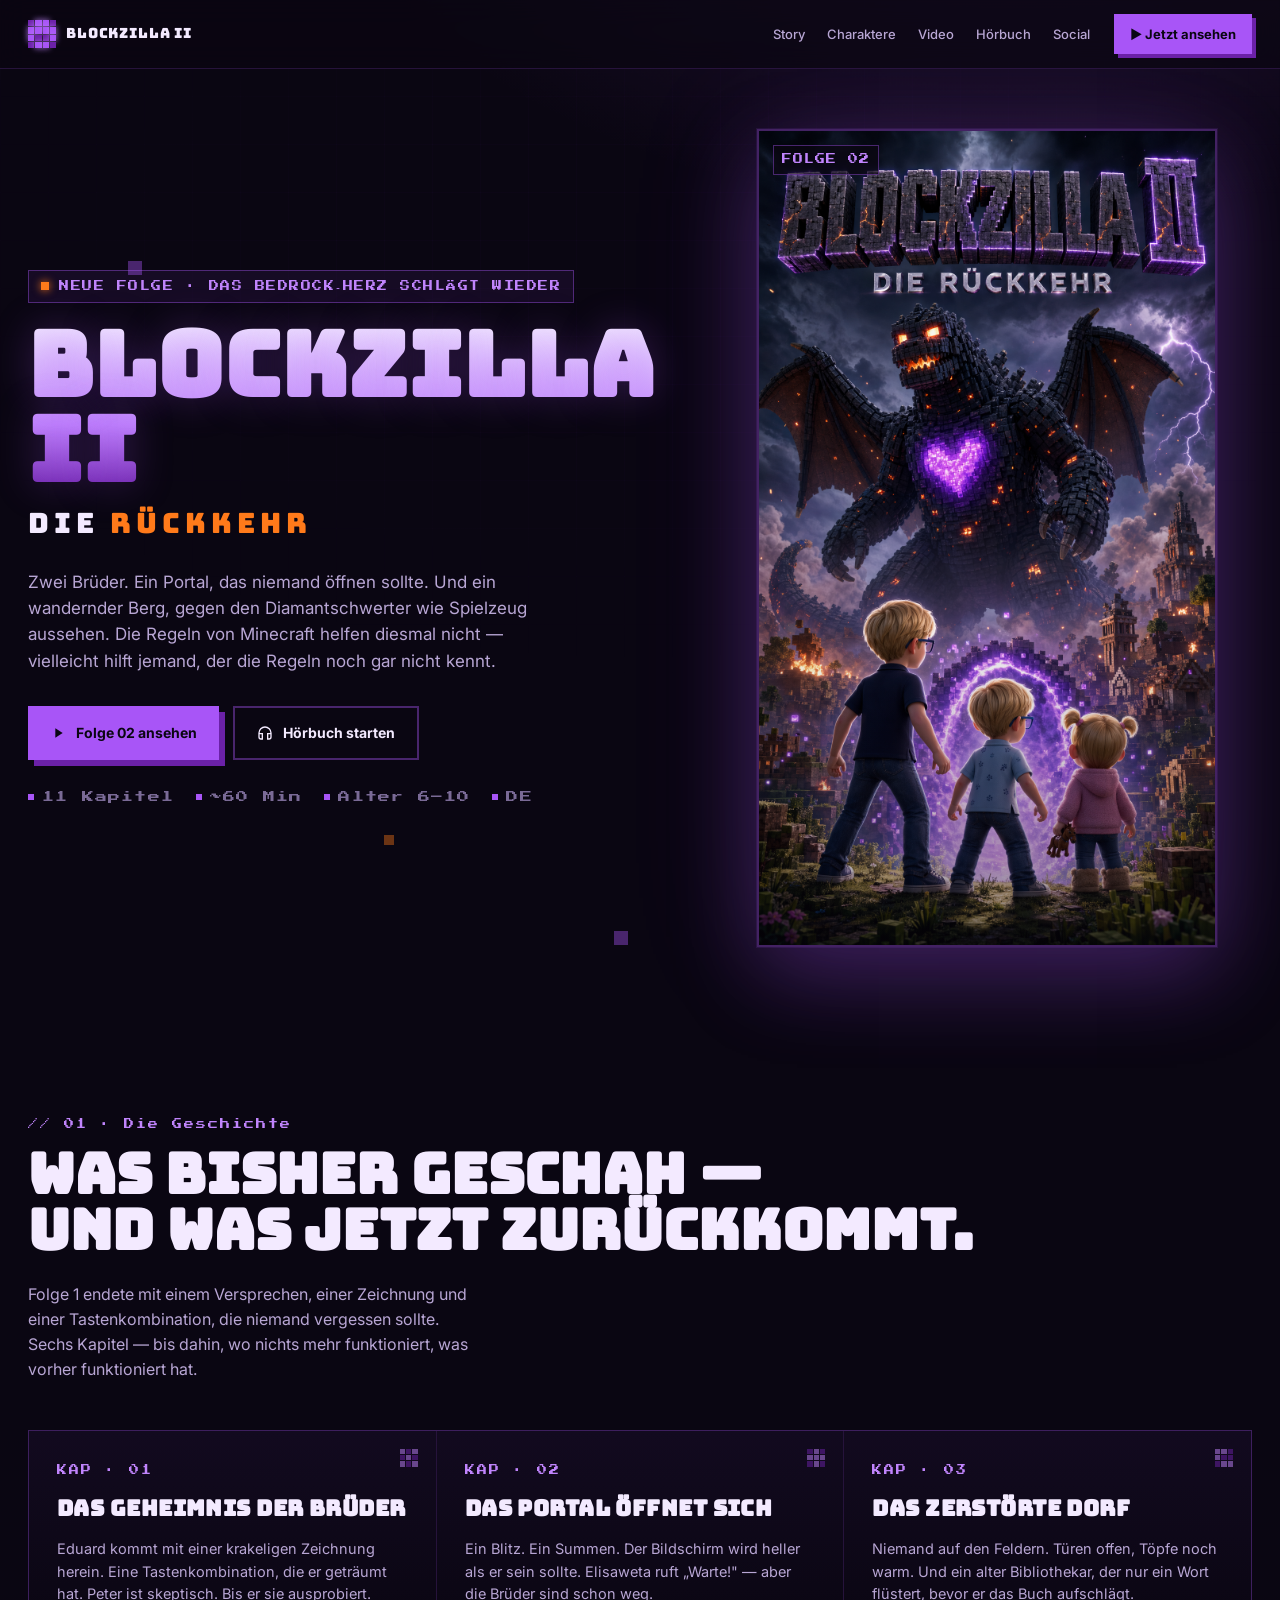
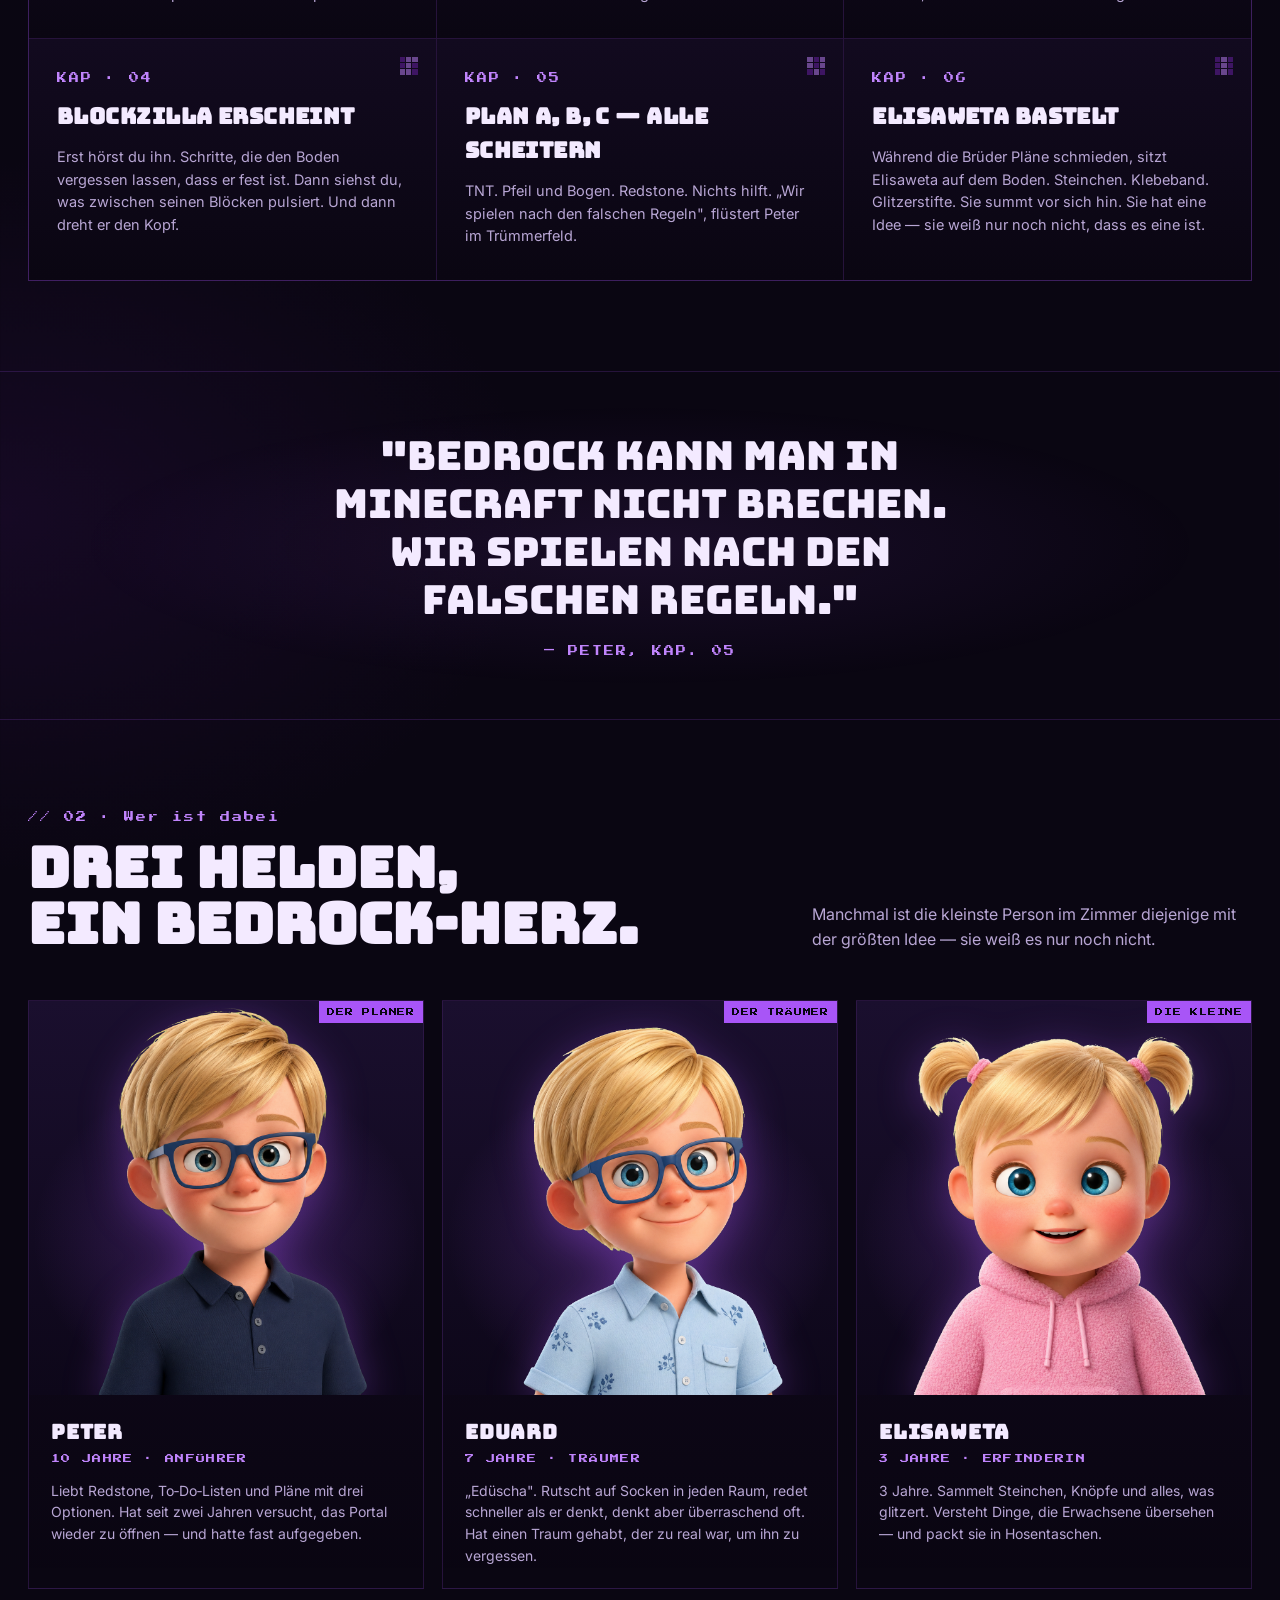
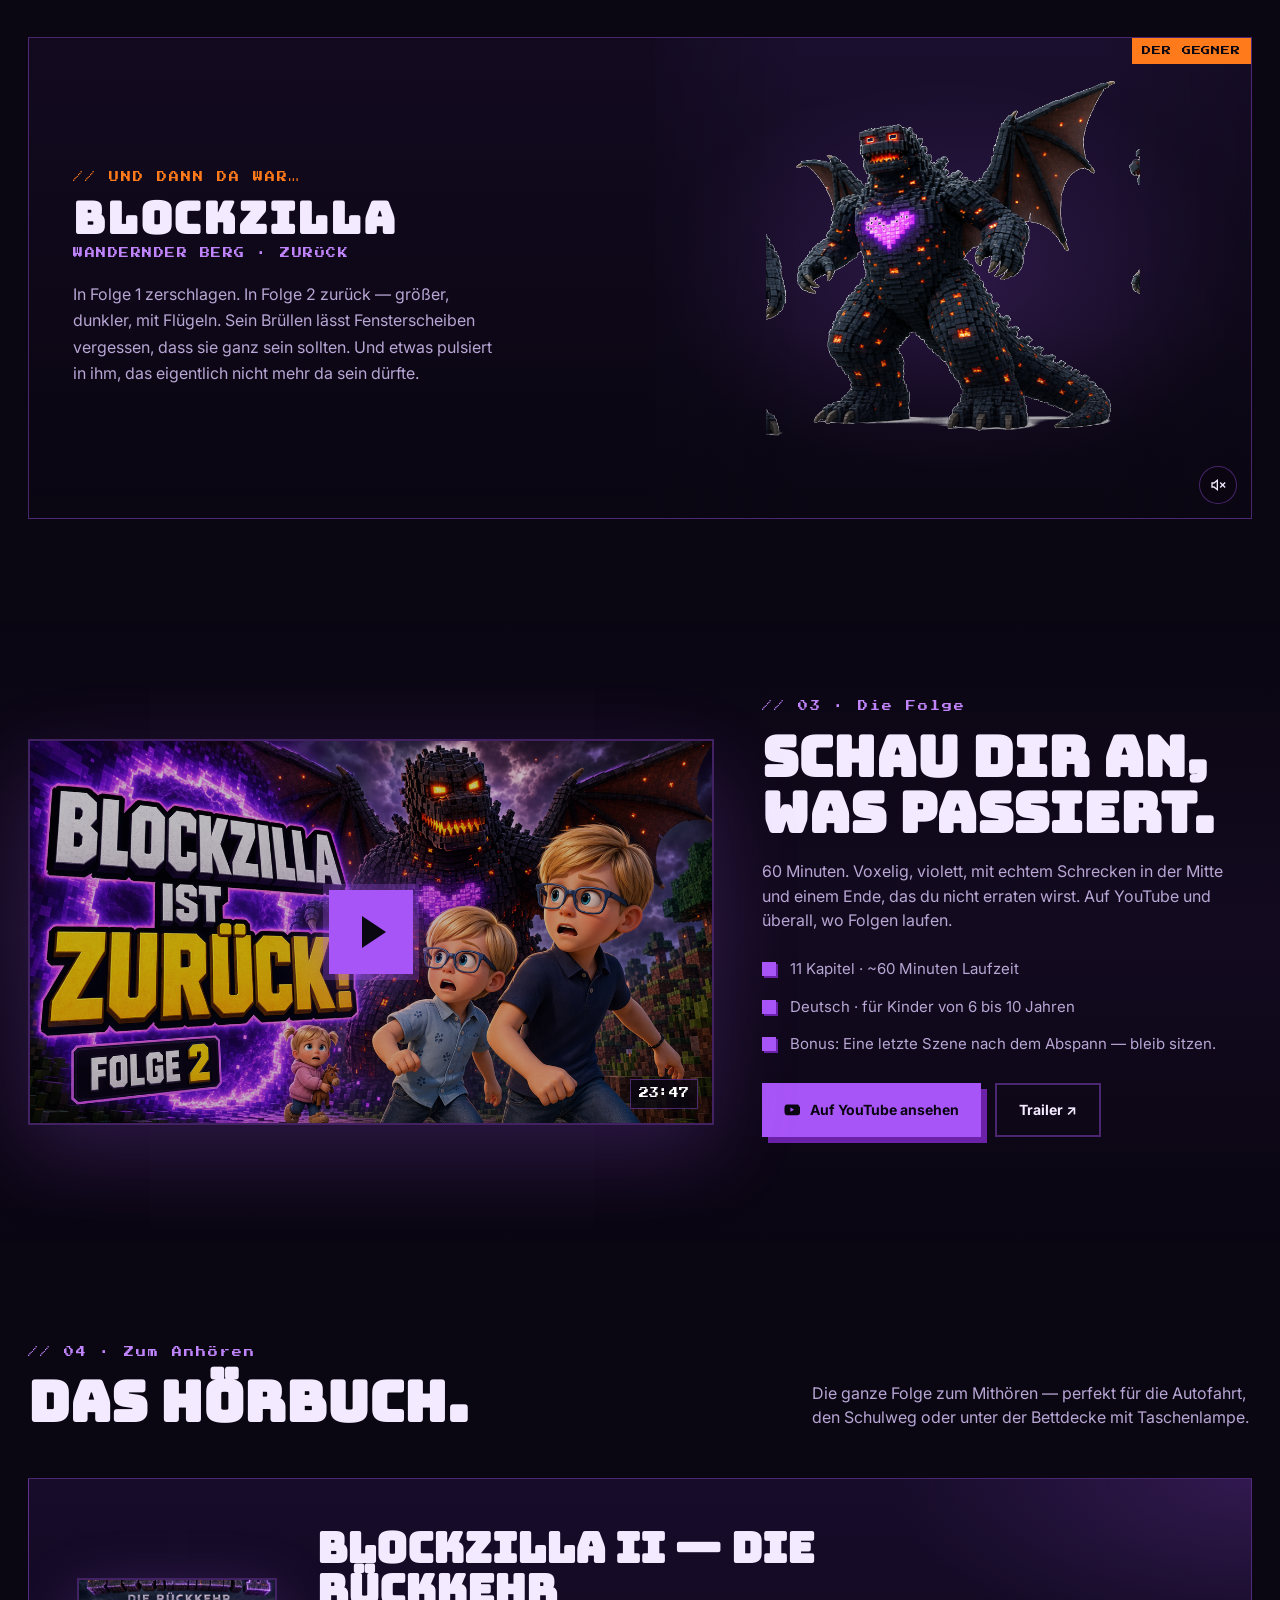
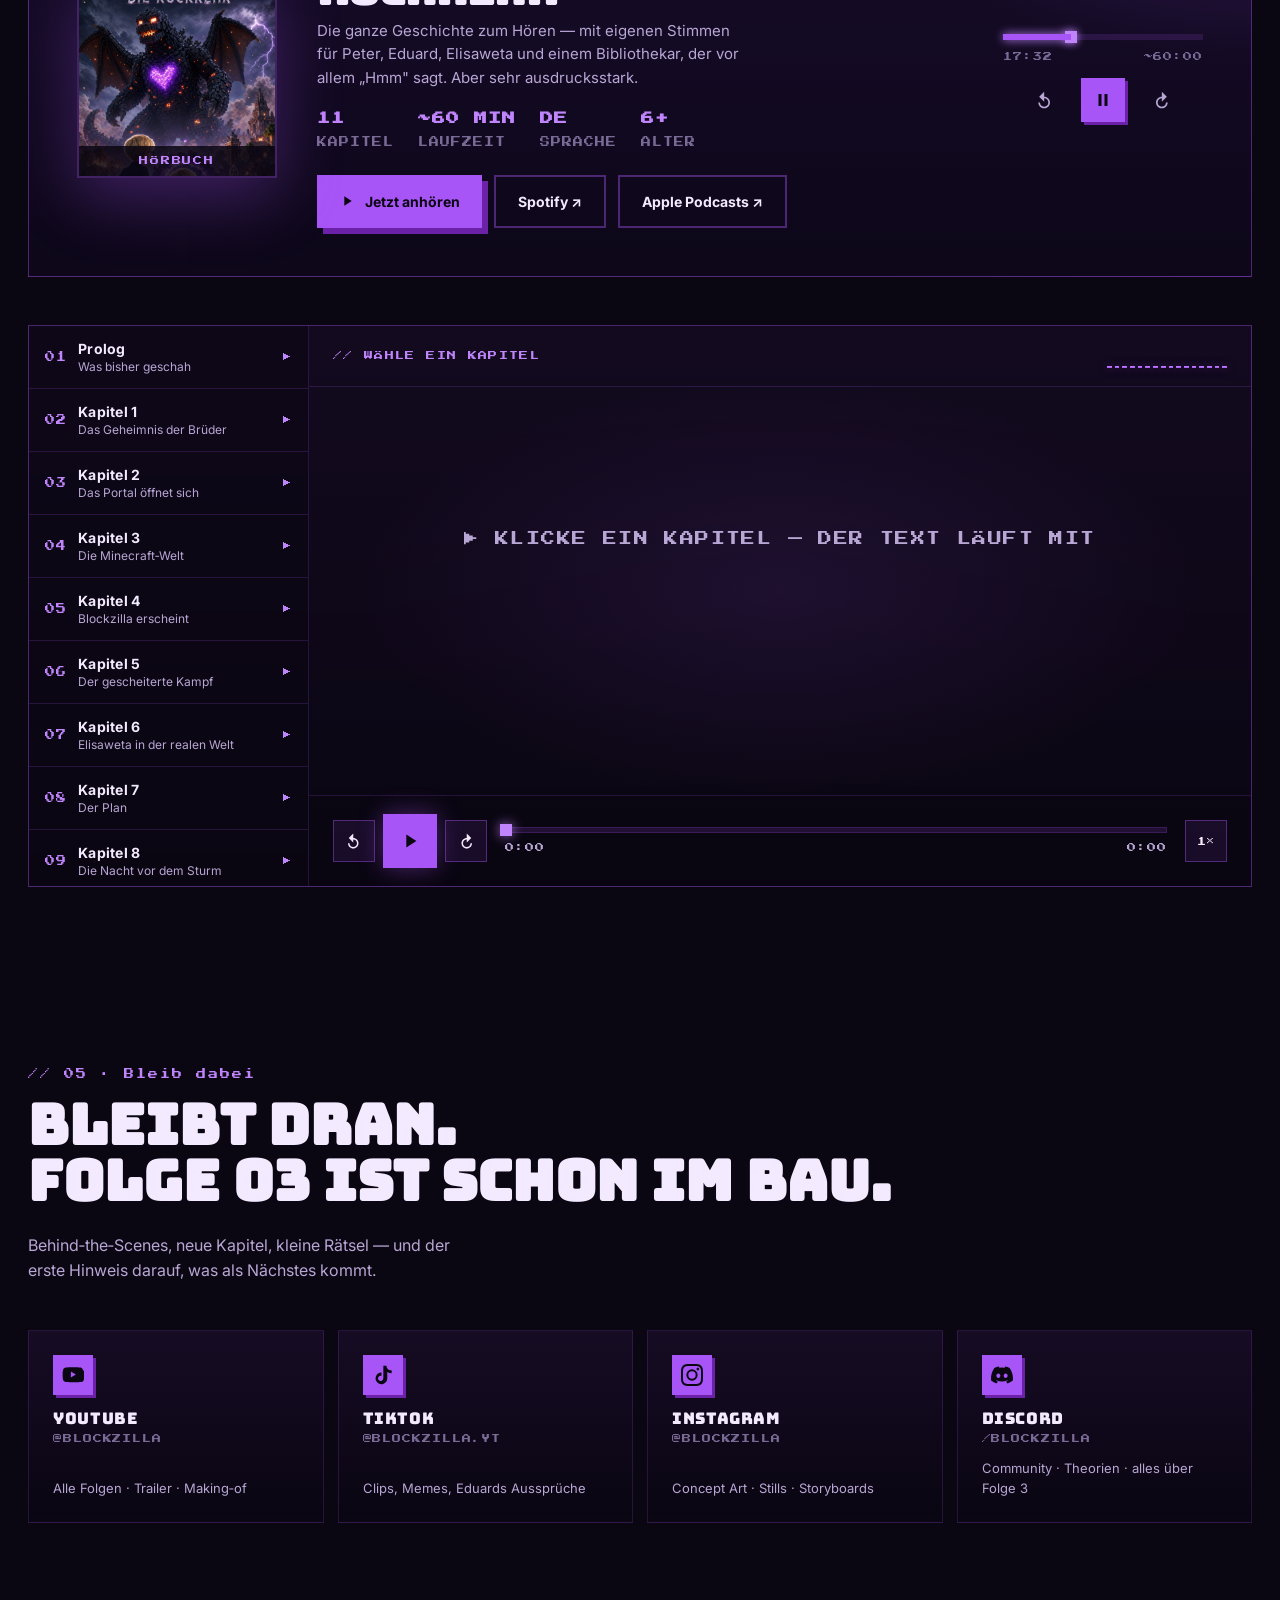
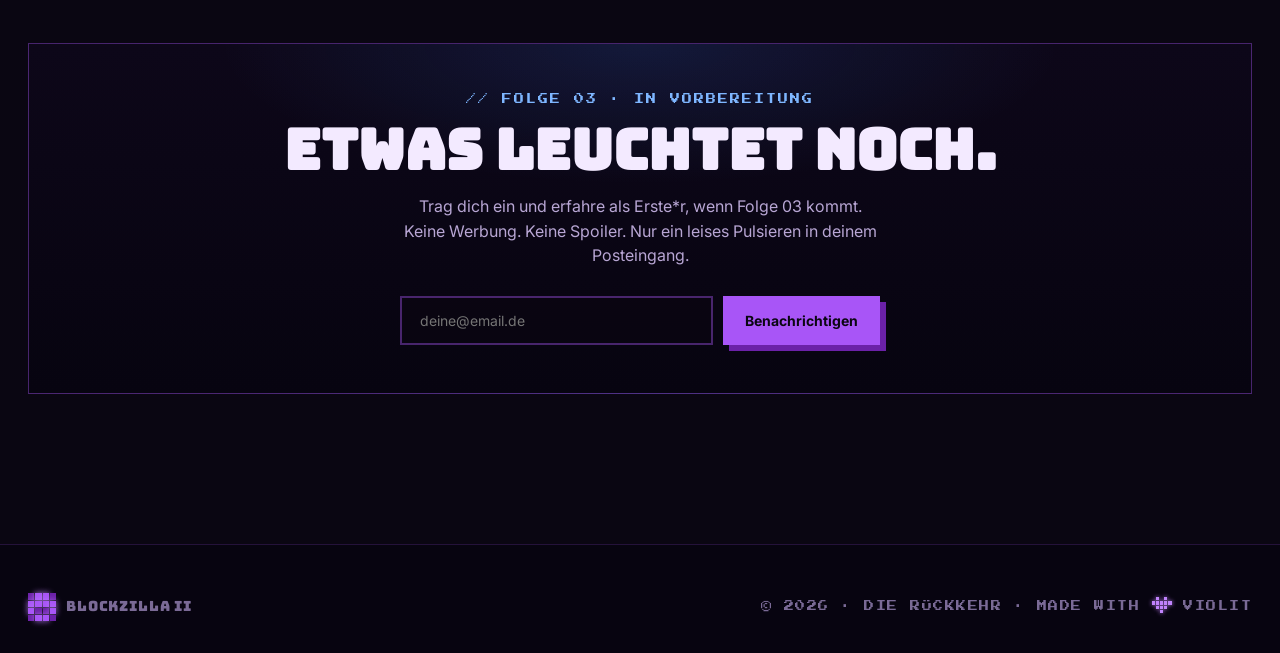
<file: Blockzilla 2 Promo.html>
<!doctype html>
<html lang="de">
<head>
<meta charset="utf-8" />
<meta name="viewport" content="width=device-width,initial-scale=1" />
<title>Blockzilla II — Die Rückkehr</title>
<link rel="preconnect" href="https://fonts.googleapis.com">
<link rel="preconnect" href="https://fonts.gstatic.com" crossorigin>
<link href="https://fonts.googleapis.com/css2?family=Press+Start+2P&family=Bungee&family=Inter:wght@400;500;600;700;800&display=swap" rel="stylesheet">
<style>
  :root{
    --bg-0:#0a0612;
    --bg-1:#120a1f;
    --bg-2:#1a0f2e;
    --ink:#f3eaff;
    --ink-dim:#b8a6d4;
    --ink-mute:#7a6a96;
    --violet:#a855f7;
    --violet-bright:#c084fc;
    --violet-deep:#6b21a8;
    --ember:#ff7a1a;
    --ember-soft:#ffb070;
    --bedrock:#3a2a52;
    --line:rgba(168,85,247,.18);
    --line-strong:rgba(168,85,247,.4);
  }
  *{box-sizing:border-box}
  html,body{margin:0;padding:0;background:var(--bg-0);color:var(--ink);font-family:'Inter',sans-serif;line-height:1.55;-webkit-font-smoothing:antialiased}
  body{
    background:
      radial-gradient(ellipse 1200px 700px at 80% -200px, rgba(168,85,247,.18), transparent 60%),
      radial-gradient(ellipse 900px 600px at 0% 30%, rgba(107,33,168,.12), transparent 60%),
      var(--bg-0);
    min-height:100vh;
    overflow-x:hidden;
  }
  img{max-width:100%;display:block}
  a{color:inherit}
  .mono{font-family:'Press Start 2P',monospace;letter-spacing:.04em}
  .display{font-family:'Bungee',sans-serif;letter-spacing:.02em}

  /* ===== voxel grid backdrop ===== */
  .grid-bg{
    position:fixed;inset:0;pointer-events:none;z-index:0;opacity:.35;
    background-image:
      linear-gradient(rgba(168,85,247,.06) 1px,transparent 1px),
      linear-gradient(90deg,rgba(168,85,247,.06) 1px,transparent 1px);
    background-size:48px 48px;
    mask-image:radial-gradient(ellipse 80% 60% at 50% 30%,#000 30%,transparent 80%);
  }

  /* ===== nav ===== */
  nav{
    position:sticky;top:0;z-index:50;
    backdrop-filter:blur(14px);
    background:rgba(10,6,18,.7);
    border-bottom:1px solid var(--line);
  }
  .nav-inner{
    max-width:1280px;margin:0 auto;padding:14px 28px;
    display:flex;align-items:center;gap:24px;
  }
  .logo{display:flex;align-items:center;gap:10px;font-family:'Bungee',sans-serif;font-size:14px;letter-spacing:.06em}
  .logo-mark{
    width:28px;height:28px;display:grid;grid-template-columns:repeat(4,1fr);grid-template-rows:repeat(4,1fr);gap:1px;
  }
  .logo-mark i{background:var(--violet-deep)}
  .logo-mark i.lit{background:var(--violet);box-shadow:0 0 6px var(--violet-bright)}
  .nav-links{display:flex;gap:22px;margin-left:auto;font-size:13px;font-weight:500}
  .nav-links a{color:var(--ink-dim);text-decoration:none;transition:color .2s}
  .nav-links a:hover{color:var(--violet-bright)}
  .nav-cta{
    padding:10px 16px;border-radius:0;
    background:var(--violet);color:#0a0612;font-weight:700;font-size:13px;
    text-decoration:none;
    box-shadow:4px 4px 0 var(--violet-deep);
    transition:transform .15s, box-shadow .15s;
  }
  .nav-cta:hover{transform:translate(-2px,-2px);box-shadow:6px 6px 0 var(--violet-deep)}
  @media (max-width:760px){.nav-links{display:none}}

  /* ===== hero ===== */
  .hero{
    position:relative;z-index:1;
    max-width:1280px;margin:0 auto;
    padding:60px 28px 80px;
    display:grid;grid-template-columns:1.1fr .9fr;gap:48px;align-items:center;
  }
  @media (max-width:920px){.hero{grid-template-columns:1fr;padding-top:32px}}

  .eyebrow{
    display:inline-flex;align-items:center;gap:10px;
    font-family:'Press Start 2P',monospace;font-size:10px;letter-spacing:.15em;
    color:var(--violet-bright);text-transform:uppercase;
    padding:8px 12px;border:1px solid var(--line-strong);
    background:rgba(168,85,247,.08);
  }
  .eyebrow .dot{width:8px;height:8px;background:var(--ember);box-shadow:0 0 8px var(--ember);animation:pulse 1.6s infinite}
  @keyframes pulse{0%,100%{opacity:1}50%{opacity:.4}}

  h1.title{
    font-family:'Bungee',sans-serif;
    font-size:clamp(44px,7vw,96px);
    line-height:.95;margin:20px 0 8px;
    letter-spacing:.01em;
    background:linear-gradient(180deg,#f3eaff 0%, #c084fc 60%, #6b21a8 100%);
    -webkit-background-clip:text;background-clip:text;color:transparent;
    text-shadow:0 0 40px rgba(168,85,247,.25);
  }
  .subtitle{
    font-family:'Bungee',sans-serif;
    font-size:clamp(18px,2.4vw,28px);
    color:var(--ink);letter-spacing:.18em;
    margin:0 0 24px;
  }
  .subtitle .ember{color:var(--ember)}

  .lede{font-size:17px;color:var(--ink-dim);max-width:46ch;margin:0 0 32px}

  .hero-ctas{display:flex;gap:14px;flex-wrap:wrap;margin-bottom:28px}
  .btn{
    display:inline-flex;align-items:center;gap:10px;
    padding:14px 22px;font-weight:700;font-size:14px;
    text-decoration:none;cursor:pointer;border:0;
    transition:transform .15s, box-shadow .15s, background .15s;
    font-family:'Inter',sans-serif;
  }
  .btn-primary{
    background:var(--violet);color:#0a0612;
    box-shadow:6px 6px 0 var(--violet-deep);
  }
  .btn-primary:hover{transform:translate(-2px,-2px);box-shadow:8px 8px 0 var(--violet-deep);background:var(--violet-bright)}
  .btn-ghost{
    background:transparent;color:var(--ink);
    border:2px solid var(--line-strong);
    box-shadow:6px 6px 0 transparent;
  }
  .btn-ghost:hover{border-color:var(--violet);box-shadow:6px 6px 0 var(--violet-deep);transform:translate(-2px,-2px)}
  .btn svg{width:16px;height:16px}

  .hero-meta{
    display:flex;gap:22px;font-size:12px;color:var(--ink-mute);
    font-family:'Press Start 2P',monospace;letter-spacing:.1em;
    flex-wrap:wrap;
  }
  .hero-meta span{display:inline-flex;align-items:center;gap:8px}
  .hero-meta .pip{width:6px;height:6px;background:var(--violet)}

  /* poster */
  .hero-poster{
    position:relative;justify-self:center;
    width:100%;max-width:460px;aspect-ratio:9/16;
    border:2px solid var(--line-strong);
    box-shadow:
      0 0 0 1px rgba(168,85,247,.1),
      0 30px 80px rgba(168,85,247,.25),
      0 0 120px rgba(168,85,247,.15);
    overflow:hidden;
    background:#000;
  }
  .hero-poster img{width:100%;height:100%;object-fit:cover}
  .hero-poster::before{
    content:"";position:absolute;inset:0;pointer-events:none;
    background:
      linear-gradient(180deg,transparent 60%,rgba(10,6,18,.4) 100%);
    z-index:2;
  }
  .hero-poster::after{
    content:"FOLGE 02";position:absolute;left:14px;top:14px;
    font-family:'Press Start 2P',monospace;font-size:10px;
    color:var(--violet-bright);
    background:rgba(10,6,18,.7);padding:6px 8px;
    border:1px solid var(--line-strong);z-index:3;letter-spacing:.1em;
  }

  /* drifting voxels */
  .voxels{position:absolute;inset:0;pointer-events:none;z-index:0}
  .voxel{position:absolute;width:14px;height:14px;background:var(--violet);opacity:.4;animation:float 6s ease-in-out infinite}
  .voxel.v2{background:var(--ember);width:10px;height:10px}
  @keyframes float{0%,100%{transform:translateY(0) rotate(0)}50%{transform:translateY(-20px) rotate(45deg)}}

  /* ===== sections ===== */
  section{position:relative;z-index:1}
  .container{max-width:1280px;margin:0 auto;padding:0 28px}
  .section-pad{padding:90px 0}

  .section-head{display:flex;align-items:flex-end;justify-content:space-between;gap:24px;margin-bottom:48px;flex-wrap:wrap}
  .section-kicker{
    font-family:'Press Start 2P',monospace;font-size:10px;
    color:var(--violet-bright);letter-spacing:.2em;
    margin-bottom:14px;
  }
  .section-title{
    font-family:'Bungee',sans-serif;
    font-size:clamp(32px,4.4vw,56px);
    line-height:1;margin:0;
    color:var(--ink);
  }
  .section-lede{color:var(--ink-dim);max-width:44ch;font-size:16px;margin:0}

  /* ===== story chapters ===== */
  .story-grid{
    display:grid;grid-template-columns:repeat(3,1fr);gap:1px;
    background:var(--line);
    border:1px solid var(--line);
  }
  @media (max-width:880px){.story-grid{grid-template-columns:1fr}}
  .chapter{
    background:linear-gradient(180deg,var(--bg-1),var(--bg-0));
    padding:32px 28px;
    position:relative;
    transition:background .25s;
  }
  .chapter:hover{background:linear-gradient(180deg,#1a0f2e,#120a1f)}
  .chapter .num{
    font-family:'Press Start 2P',monospace;font-size:10px;
    color:var(--violet-bright);letter-spacing:.2em;
    margin-bottom:14px;
  }
  .chapter h3{
    font-family:'Bungee',sans-serif;font-size:22px;
    margin:0 0 12px;letter-spacing:.02em;
  }
  .chapter p{color:var(--ink-dim);font-size:14.5px;margin:0}
  .chapter .glyph{
    position:absolute;right:18px;top:18px;width:18px;height:18px;
    display:grid;grid-template-columns:repeat(3,1fr);gap:1px;opacity:.5;
  }
  .chapter .glyph i{background:var(--violet-deep)}
  .chapter .glyph i.on{background:var(--violet-bright)}

  /* ===== characters ===== */
  .chars{display:grid;grid-template-columns:repeat(3,1fr);gap:18px}
  @media (max-width:880px){.chars{grid-template-columns:1fr}}
  .villain-row{margin-top:48px}
  .villain{
    position:relative;
    display:grid;grid-template-columns:1.05fr 1fr;gap:0;
    border:1px solid var(--line-strong);
    overflow:hidden;
    background:linear-gradient(180deg,rgba(168,85,247,.06),transparent);
  }
  @media (max-width:880px){.villain{grid-template-columns:1fr}}
  .villain-stage{
    position:relative;min-height:480px;
    background:
      radial-gradient(ellipse 70% 60% at 50% 50%, rgba(168,85,247,.18), transparent 70%),
      linear-gradient(180deg,#1a0f2e 0%, #0a0612 100%);
    overflow:hidden;
  }
  .villain-video{
    position:absolute;inset:0;width:100%;height:100%;
    object-fit:contain;object-position:center;
    z-index:1;
  }
  .villain-stage::after{
    content:"";position:absolute;inset:0;z-index:2;pointer-events:none;
    background:
      linear-gradient(90deg, rgba(10,6,18,.4) 0%, transparent 25%, transparent 75%, rgba(10,6,18,.3) 100%),
      linear-gradient(180deg, transparent 60%, rgba(10,6,18,.5) 100%);
  }
  .villain-body{
    position:relative;z-index:2;
    padding:48px 44px;
    display:flex;flex-direction:column;justify-content:center;
  }
  .villain-body h4{font-family:'Bungee',sans-serif;font-size:44px;margin:0 0 6px;letter-spacing:.04em;line-height:1}
  .villain-body .age{font-family:'Press Start 2P',monospace;font-size:10px;color:var(--violet-bright);margin-bottom:20px;letter-spacing:.15em}
  .villain-body p{color:var(--ink-dim);font-size:16px;margin:0;max-width:42ch;line-height:1.65}
  .villain-tag{
    position:absolute;top:0;right:0;z-index:3;
    font-family:'Press Start 2P',monospace;font-size:9px;
    background:var(--ember);color:#0a0612;
    padding:6px 10px;letter-spacing:.1em;
  }
  .villain-sound{
    position:absolute;bottom:14px;right:14px;z-index:3;
    background:rgba(10,6,18,.7);border:1px solid var(--line-strong);
    color:var(--ink);width:38px;height:38px;border-radius:50%;
    display:grid;place-items:center;cursor:pointer;
    transition:background .2s,transform .2s;
    backdrop-filter:blur(8px);
  }
  .villain-sound:hover{background:rgba(168,85,247,.3);transform:scale(1.08)}
  .villain-sound svg{width:16px;height:16px}
  @media (max-width:880px){
    .villain-stage{min-height:280px;order:-1}
    .villain-body{padding:32px 24px}
    .villain-body h4{font-size:36px}
  }
  .char{
    background:linear-gradient(180deg,rgba(168,85,247,.06),transparent);
    border:1px solid var(--line);
    padding:0;
    position:relative;
    overflow:hidden;
    display:flex;flex-direction:column;
  }
  .char-photo{
    aspect-ratio:1;position:relative;
    background:
      radial-gradient(ellipse 70% 60% at 50% 60%, rgba(168,85,247,.28), transparent 70%),
      linear-gradient(180deg,#1a0f2e 0%, #0d0719 100%);
    display:grid;place-items:center;
    overflow:hidden;
  }
  .char-photo img{
    width:100%;height:100%;object-fit:cover;object-position:center top;
    filter:drop-shadow(0 8px 20px rgba(168,85,247,.35));
    position:relative;z-index:1;
  }
  .char-body{padding:22px}
  .char h4{font-family:'Bungee',sans-serif;font-size:20px;margin:0 0 4px;letter-spacing:.04em}
  .char .age{font-family:'Press Start 2P',monospace;font-size:9px;color:var(--violet-bright);margin-bottom:14px;letter-spacing:.15em}
  .char p{color:var(--ink-dim);font-size:14px;margin:0;line-height:1.55}
  .char-tag{
    position:absolute;top:0;right:0;z-index:2;
    font-family:'Press Start 2P',monospace;font-size:8px;
    background:var(--violet);color:#0a0612;
    padding:5px 8px;letter-spacing:.1em;
  }
  .char p{color:var(--ink-dim);font-size:14px;margin:0;line-height:1.55}
  .char .age{font-family:'Press Start 2P',monospace;font-size:9px;color:var(--violet-bright);margin-bottom:14px;letter-spacing:.15em}

  /* ===== watch ===== */
  .watch-wrap{
    display:grid;grid-template-columns:1.4fr 1fr;gap:48px;align-items:center;
  }
  @media (max-width:920px){.watch-wrap{grid-template-columns:1fr}}
  .video-card{
    position:relative;aspect-ratio:16/9;
    border:2px solid var(--line-strong);
    overflow:hidden;background:#000;
    box-shadow:0 30px 80px rgba(168,85,247,.2);
  }
  .video-card img{width:100%;height:100%;object-fit:cover;transition:transform .4s}
  .video-card:hover img{transform:scale(1.03)}
  .play-btn{
    position:absolute;inset:0;display:grid;place-items:center;
    background:rgba(10,6,18,.25);text-decoration:none;
    transition:background .25s;
  }
  .play-btn:hover{background:rgba(10,6,18,.1)}
  .play-core{
    width:84px;height:84px;background:var(--violet);
    display:grid;place-items:center;
    box-shadow:0 0 0 6px rgba(168,85,247,.25), 0 0 60px rgba(168,85,247,.6);
    transition:transform .15s;
  }
  .play-btn:hover .play-core{transform:scale(1.08)}
  .play-core::after{
    content:"";display:block;width:0;height:0;
    border-left:24px solid #0a0612;
    border-top:16px solid transparent;
    border-bottom:16px solid transparent;
    margin-left:6px;
  }
  .video-meta{
    position:absolute;left:14px;bottom:14px;right:14px;z-index:2;
    display:flex;justify-content:space-between;align-items:flex-end;gap:12px;
    color:#fff;
  }
  .video-meta .runtime{
    font-family:'Press Start 2P',monospace;font-size:10px;
    background:rgba(10,6,18,.8);padding:6px 8px;border:1px solid var(--line-strong);
  }
  .watch-info h2{margin-top:0}
  .watch-info ul{padding:0;margin:24px 0 0;list-style:none;display:grid;gap:14px}
  .watch-info li{
    display:flex;gap:14px;align-items:flex-start;
    font-size:15px;color:var(--ink-dim);
  }
  .watch-info li::before{
    content:"";flex:none;width:14px;height:14px;background:var(--violet);
    margin-top:5px;box-shadow:2px 2px 0 var(--violet-deep);
  }

  /* ===== karaoke player ===== */
  .karaoke{
    margin-top:48px;
    border:1px solid var(--line-strong);
    background:linear-gradient(180deg,rgba(168,85,247,.06),rgba(10,6,18,.6));
    overflow:hidden;
    display:grid;grid-template-columns:280px 1fr;gap:0;
    min-height:560px;
  }
  @media (max-width:880px){.karaoke{grid-template-columns:1fr}}

  .ch-list{
    border-right:1px solid var(--line);
    background:rgba(10,6,18,.5);
    max-height:560px;overflow-y:auto;
  }
  @media (max-width:880px){
    .ch-list{max-height:240px;border-right:none;border-bottom:1px solid var(--line)}
  }
  .ch-list::-webkit-scrollbar{width:6px}
  .ch-list::-webkit-scrollbar-track{background:rgba(10,6,18,.4)}
  .ch-list::-webkit-scrollbar-thumb{background:var(--violet-deep)}

  .ch-item{
    width:100%;display:grid;grid-template-columns:auto 1fr auto;gap:12px;align-items:center;
    padding:14px 16px;background:transparent;border:0;border-bottom:1px solid var(--line);
    color:var(--ink);text-align:left;cursor:pointer;
    font-family:'Inter',sans-serif;
    transition:background .15s;
  }
  .ch-item:hover:not(:disabled){background:rgba(168,85,247,.08)}
  .ch-item.active{background:rgba(168,85,247,.18);box-shadow:inset 3px 0 0 var(--violet-bright)}
  .ch-soon{opacity:.4;cursor:not-allowed}
  .ch-num{font-family:'Press Start 2P',monospace;font-size:10px;color:var(--violet-bright);letter-spacing:.05em}
  .ch-text{display:flex;flex-direction:column;gap:2px;min-width:0}
  .ch-title{font-weight:700;font-size:14px;letter-spacing:.02em}
  .ch-sub{font-size:12px;color:var(--ink-dim);white-space:nowrap;overflow:hidden;text-overflow:ellipsis}
  .ch-status{font-family:'Press Start 2P',monospace;font-size:8px;color:var(--violet-bright);letter-spacing:.1em}
  .ch-soon .ch-status{color:var(--ink-mute)}

  .karaoke-stage{display:flex;flex-direction:column;position:relative}

  .karaoke-header{
    padding:18px 24px;border-bottom:1px solid var(--line);
    display:flex;justify-content:space-between;align-items:center;gap:12px;flex-wrap:wrap;
  }
  .now-playing{font-family:'Press Start 2P',monospace;font-size:9px;color:var(--violet-bright);letter-spacing:.15em}
  .viz{display:flex;gap:3px;align-items:flex-end;height:24px;width:120px}
  .viz-bar{
    flex:1;background:linear-gradient(180deg,var(--violet-bright),var(--violet));
    height:8%;transition:height .08s,opacity .08s;
    box-shadow:0 0 8px rgba(168,85,247,.5);
  }

  .lyrics-wrap{
    flex:1;position:relative;overflow:hidden;
    background:
      radial-gradient(ellipse 600px 300px at 50% 50%, rgba(168,85,247,.1), transparent 70%);
  }
  .lyrics{
    height:340px;padding:60px 48px;overflow-y:auto;scroll-behavior:smooth;
    font-family:'Inter',sans-serif;font-size:24px;line-height:1.85;
    color:var(--ink-mute);
    text-wrap:pretty;
    -webkit-mask-image:linear-gradient(180deg,transparent 0%, #000 18%, #000 82%, transparent 100%);
            mask-image:linear-gradient(180deg,transparent 0%, #000 18%, #000 82%, transparent 100%);
  }
  @media (max-width:880px){.lyrics{padding:40px 28px;font-size:20px;height:280px}}
  .lyrics::-webkit-scrollbar{display:none}
  .lyrics{scrollbar-width:none}

  .ly-loading{color:var(--ink-dim);font-size:14px;text-align:center;padding-top:80px;font-family:'Press Start 2P',monospace;letter-spacing:.1em}

  .ly-word{
    display:inline-block;
    transition:color .12s ease, text-shadow .12s ease, transform .12s ease;
    color:var(--ink-mute);
    padding:0 1px;
  }
  .ly-word.past{color:var(--ink-dim);opacity:.55}
  .ly-word.active{
    color:var(--violet-bright);
    text-shadow:
      0 0 0 #fff,
      2px 2px 0 var(--violet-deep),
      0 0 24px rgba(192,132,252,.6);
    transform:translateY(-1px) scale(1.02);
    background:linear-gradient(180deg, transparent 60%, rgba(168,85,247,.18) 60%);
  }

  .karaoke-controls{
    padding:18px 24px;border-top:1px solid var(--line);
    display:grid;grid-template-columns:auto 1fr auto;gap:18px;align-items:center;
    background:rgba(10,6,18,.6);
  }
  .progress-row{display:flex;flex-direction:column;gap:8px}
  .progress-bar{
    position:relative;height:6px;background:rgba(168,85,247,.15);cursor:pointer;
    border:1px solid var(--line);
  }
  .progress-fill{
    position:absolute;left:0;top:0;bottom:0;width:0;
    background:linear-gradient(90deg,var(--violet),var(--violet-bright));
    box-shadow:0 0 12px rgba(168,85,247,.6);
  }
  .progress-knob{
    position:absolute;top:50%;left:0;width:12px;height:12px;
    background:var(--violet-bright);transform:translate(-50%,-50%);
    box-shadow:0 0 12px rgba(192,132,252,.8);
  }
  .progress-time{display:flex;justify-content:space-between;font-family:'Press Start 2P',monospace;font-size:9px;color:var(--ink-dim);letter-spacing:.1em}

  .ctrl-group{display:flex;gap:8px;align-items:center}
  .ctrl-btn{
    width:42px;height:42px;display:grid;place-items:center;
    background:rgba(168,85,247,.1);border:1px solid var(--line-strong);color:var(--ink);
    cursor:pointer;transition:background .15s, transform .15s;
    font-family:'Press Start 2P',monospace;font-size:9px;
  }
  .ctrl-btn:hover{background:rgba(168,85,247,.25);transform:translateY(-1px)}
  .ctrl-btn.play{
    width:54px;height:54px;background:var(--violet);border-color:var(--violet);color:#0a0612;
    box-shadow:0 0 24px rgba(168,85,247,.4);
  }
  .ctrl-btn.play:hover{background:var(--violet-bright);transform:translateY(-1px) scale(1.04)}
  .ctrl-btn svg{width:18px;height:18px}
  .ctrl-btn.play svg{width:22px;height:22px}
  .ctrl-btn.play .icon-play{display:block}
  .ctrl-btn.play .icon-pause{display:none}
  .ctrl-btn.play.playing .icon-play{display:none}
  .ctrl-btn.play.playing .icon-pause{display:block}

  /* ===== audiobook ===== */
  .audio-card{
    background:
      radial-gradient(ellipse 600px 300px at 100% 0%, rgba(168,85,247,.18), transparent 60%),
      linear-gradient(180deg,#170c2a, #0d0719);
    border:1px solid var(--line-strong);
    padding:48px;
    display:grid;grid-template-columns:auto 1fr auto;gap:40px;align-items:center;
    position:relative;overflow:hidden;
  }
  @media (max-width:880px){.audio-card{grid-template-columns:1fr;padding:32px;gap:24px;text-align:center}}
  .audio-cover{
    width:200px;aspect-ratio:1;flex:none;
    background:#000;border:2px solid var(--line-strong);
    position:relative;overflow:hidden;
    box-shadow:0 20px 60px rgba(168,85,247,.3);
  }
  @media (max-width:880px){.audio-cover{margin:0 auto}}
  .audio-cover img{width:100%;height:100%;object-fit:cover;object-position:50% 30%}
  .audio-cover::after{
    content:"HÖRBUCH";position:absolute;left:0;right:0;bottom:0;
    font-family:'Press Start 2P',monospace;font-size:9px;
    background:rgba(10,6,18,.85);color:var(--violet-bright);
    padding:8px;text-align:center;letter-spacing:.2em;
  }
  .audio-info h2{font-family:'Bungee',sans-serif;font-size:clamp(28px,3.4vw,42px);margin:0 0 8px;line-height:1}
  .audio-info p{color:var(--ink-dim);margin:0 0 20px;font-size:15px;max-width:48ch}
  .audio-stats{display:flex;gap:24px;margin-bottom:24px;flex-wrap:wrap}
  @media (max-width:880px){.audio-stats{justify-content:center}}
  .stat{font-family:'Press Start 2P',monospace;font-size:10px;color:var(--ink-mute);letter-spacing:.1em}
  .stat strong{display:block;color:var(--violet-bright);font-size:13px;margin-bottom:6px}
  .audio-actions{display:flex;gap:12px;flex-wrap:wrap}
  @media (max-width:880px){.audio-actions{justify-content:center}}

  .player{
    flex:none;width:200px;
  }
  @media (max-width:880px){.player{width:100%;max-width:300px;margin:0 auto}}
  .player-bar{
    height:6px;background:rgba(168,85,247,.15);position:relative;cursor:pointer;
  }
  .player-bar::after{
    content:"";position:absolute;left:0;top:0;bottom:0;width:34%;
    background:var(--violet);box-shadow:0 0 10px var(--violet-bright);
  }
  .player-bar::before{
    content:"";position:absolute;left:34%;top:50%;transform:translate(-50%,-50%);
    width:12px;height:12px;background:var(--violet-bright);
    box-shadow:0 0 8px var(--violet-bright);
  }
  .player-time{
    display:flex;justify-content:space-between;
    font-family:'Press Start 2P',monospace;font-size:9px;color:var(--ink-mute);margin-top:10px;letter-spacing:.1em;
  }
  .player-controls{display:flex;justify-content:center;gap:20px;margin-top:14px;align-items:center}
  .player-controls button{
    background:transparent;border:0;cursor:pointer;color:var(--ink-dim);
    width:32px;height:32px;display:grid;place-items:center;
    transition:color .2s;
  }
  .player-controls button:hover{color:var(--violet-bright)}
  .player-controls .play{
    width:44px;height:44px;background:var(--violet);color:#0a0612;
    box-shadow:3px 3px 0 var(--violet-deep);
  }
  .player-controls .play:hover{background:var(--violet-bright);color:#0a0612}

  /* ===== quote / pull ===== */
  .pull{
    border-top:1px solid var(--line);border-bottom:1px solid var(--line);
    padding:60px 0;text-align:center;
    background:radial-gradient(ellipse 800px 200px at 50% 50%, rgba(168,85,247,.1), transparent 70%);
  }
  .pull blockquote{
    font-family:'Bungee',sans-serif;
    font-size:clamp(24px,3.4vw,40px);line-height:1.2;
    margin:0 auto;max-width:24ch;
    color:var(--ink);
  }
  .pull .attr{font-family:'Press Start 2P',monospace;font-size:10px;color:var(--violet-bright);margin-top:20px;letter-spacing:.2em}

  /* ===== social ===== */
  .socials{
    display:grid;grid-template-columns:repeat(4,1fr);gap:14px;
  }
  @media (max-width:780px){.socials{grid-template-columns:repeat(2,1fr)}}
  .social{
    text-decoration:none;color:inherit;
    background:linear-gradient(180deg,rgba(168,85,247,.08),transparent);
    border:1px solid var(--line);
    padding:24px;
    transition:transform .15s, border-color .2s, background .2s;
    display:flex;flex-direction:column;gap:12px;
    position:relative;overflow:hidden;
  }
  .social:hover{transform:translate(-3px,-3px);border-color:var(--violet);background:linear-gradient(180deg,rgba(168,85,247,.16),transparent)}
  .social-icon{
    width:40px;height:40px;background:var(--violet);
    color:#0a0612;display:grid;place-items:center;
    box-shadow:3px 3px 0 var(--violet-deep);
  }
  .social-icon svg{width:22px;height:22px}
  .social-name{font-family:'Bungee',sans-serif;font-size:16px;letter-spacing:.04em}
  .social-handle{font-family:'Press Start 2P',monospace;font-size:9px;color:var(--ink-mute);letter-spacing:.1em}
  .social-meta{font-size:13px;color:var(--ink-dim);margin-top:auto}

  /* ===== footer ===== */
  footer{
    border-top:1px solid var(--line);
    padding:48px 0 32px;margin-top:60px;
    background:#070410;
  }
  .footer-inner{
    display:flex;justify-content:space-between;align-items:center;gap:24px;flex-wrap:wrap;
    color:var(--ink-mute);font-size:12px;
  }
  .footer-inner .mono{font-size:10px;letter-spacing:.15em}

  /* ===== blockzilla silhouette ===== */
  .blocky-silhouette{
    position:absolute;right:-40px;top:-40px;width:240px;height:240px;
    opacity:.07;pointer-events:none;
    display:grid;grid-template-columns:repeat(8,1fr);grid-template-rows:repeat(8,1fr);gap:2px;
  }
  .blocky-silhouette i{background:var(--violet)}

  /* heart icon */
  .heart-mark{
    display:inline-grid;grid-template-columns:repeat(5,1fr);grid-template-rows:repeat(5,1fr);
    gap:1px;width:20px;height:20px;vertical-align:middle;
  }
  .heart-mark i{background:transparent}
  .heart-mark i.on{background:var(--violet-bright);box-shadow:0 0 4px var(--violet-bright)}

  /* fade-in */
  .reveal{opacity:0;transform:translateY(20px);transition:opacity .7s ease, transform .7s ease}
  .reveal.in{opacity:1;transform:none}
</style>
</head>
<body>

<div class="grid-bg"></div>

<nav>
  <div class="nav-inner">
    <div class="logo">
      <div class="logo-mark" aria-hidden="true">
        <i></i><i class="lit"></i><i class="lit"></i><i></i>
        <i class="lit"></i><i class="lit"></i><i class="lit"></i><i class="lit"></i>
        <i class="lit"></i><i></i><i></i><i class="lit"></i>
        <i></i><i class="lit"></i><i class="lit"></i><i></i>
      </div>
      <span>BLOCKZILLA II</span>
    </div>
    <div class="nav-links">
      <a href="#story">Story</a>
      <a href="#characters">Charaktere</a>
      <a href="#watch">Video</a>
      <a href="#audiobook">Hörbuch</a>
      <a href="#social">Social</a>
    </div>
    <a class="nav-cta" href="#watch">▶ Jetzt ansehen</a>
  </div>
</nav>

<header class="hero">
  <div class="voxels" aria-hidden="true">
    <div class="voxel" style="left:10%;top:20%;animation-delay:0s"></div>
    <div class="voxel v2" style="left:30%;top:80%;animation-delay:1s"></div>
    <div class="voxel" style="left:60%;top:15%;animation-delay:2s"></div>
    <div class="voxel v2" style="left:85%;top:70%;animation-delay:3s"></div>
    <div class="voxel" style="left:48%;top:90%;animation-delay:.5s"></div>
  </div>

  <div class="hero-text">
    <span class="eyebrow"><span class="dot"></span>Neue Folge · Das Bedrock‑Herz schlägt wieder</span>
    <h1 class="title">Blockzilla<br/>II</h1>
    <div class="subtitle">DIE <span class="ember">RÜCKKEHR</span></div>
    <p class="lede">Zwei Brüder. Ein Portal, das niemand öffnen sollte. Und ein wandernder Berg, gegen den Diamantschwerter wie Spielzeug aussehen. Die Regeln von Minecraft helfen diesmal nicht — vielleicht hilft jemand, der die Regeln noch gar nicht kennt.</p>
    <div class="hero-ctas">
      <a class="btn btn-primary" href="#watch">
        <svg viewBox="0 0 24 24" fill="currentColor"><path d="M8 5v14l11-7z"/></svg>
        Folge 02 ansehen
      </a>
      <a class="btn btn-ghost" href="#audiobook">
        <svg viewBox="0 0 24 24" fill="none" stroke="currentColor" stroke-width="2"><path d="M3 12a9 9 0 1118 0v6a3 3 0 01-3 3h-2v-8h5"/><path d="M3 12v6a3 3 0 003 3h2v-8H3"/></svg>
        Hörbuch starten
      </a>
    </div>
    <div class="hero-meta">
      <span><span class="pip"></span>11 Kapitel</span>
      <span><span class="pip"></span>~60 Min</span>
      <span><span class="pip"></span>Alter 6–10</span>
      <span><span class="pip"></span>DE</span>
    </div>
  </div>

  <div class="hero-poster">
    <img src="assets/poster_9x16.png" alt="Blockzilla II — Die Rückkehr Poster" />
  </div>
</header>

<!-- ===== STORY ===== -->
<section id="story" class="section-pad">
  <div class="container">
    <div class="section-head reveal">
      <div>
        <div class="section-kicker">// 01 · Die Geschichte</div>
        <h2 class="section-title">Was bisher geschah —<br/>und was jetzt zurückkommt.</h2>
      </div>
      <p class="section-lede">Folge 1 endete mit einem Versprechen, einer Zeichnung und einer Tastenkombination, die niemand vergessen sollte. Sechs Kapitel — bis dahin, wo nichts mehr funktioniert, was vorher funktioniert hat.</p>
    </div>

    <div class="story-grid reveal">
      <article class="chapter">
        <div class="num">KAP · 01</div>
        <div class="glyph"><i class="on"></i><i></i><i class="on"></i><i></i><i class="on"></i><i></i><i class="on"></i><i></i><i class="on"></i></div>
        <h3>Das Geheimnis der Brüder</h3>
        <p>Eduard kommt mit einer krakeligen Zeichnung herein. Eine Tastenkombination, die er geträumt hat. Peter ist skeptisch. Bis er sie ausprobiert.</p>
      </article>
      <article class="chapter">
        <div class="num">KAP · 02</div>
        <div class="glyph"><i></i><i class="on"></i><i></i><i class="on"></i><i class="on"></i><i class="on"></i><i></i><i class="on"></i><i></i></div>
        <h3>Das Portal öffnet sich</h3>
        <p>Ein Blitz. Ein Summen. Der Bildschirm wird heller als er sein sollte. Elisaweta ruft „Warte!" — aber die Brüder sind schon weg.</p>
      </article>
      <article class="chapter">
        <div class="num">KAP · 03</div>
        <div class="glyph"><i class="on"></i><i class="on"></i><i></i><i class="on"></i><i></i><i></i><i></i><i class="on"></i><i class="on"></i></div>
        <h3>Das zerstörte Dorf</h3>
        <p>Niemand auf den Feldern. Türen offen, Töpfe noch warm. Und ein alter Bibliothekar, der nur ein Wort flüstert, bevor er das Buch aufschlägt.</p>
      </article>
      <article class="chapter">
        <div class="num">KAP · 04</div>
        <div class="glyph"><i></i><i class="on"></i><i class="on"></i><i></i><i class="on"></i><i></i><i class="on"></i><i class="on"></i><i></i></div>
        <h3>Blockzilla erscheint</h3>
        <p>Erst hörst du ihn. Schritte, die den Boden vergessen lassen, dass er fest ist. Dann siehst du, was zwischen seinen Blöcken pulsiert. Und dann dreht er den Kopf.</p>
      </article>
      <article class="chapter">
        <div class="num">KAP · 05</div>
        <div class="glyph"><i class="on"></i><i></i><i class="on"></i><i class="on"></i><i></i><i class="on"></i><i></i><i class="on"></i><i></i></div>
        <h3>Plan A, B, C — alle scheitern</h3>
        <p>TNT. Pfeil und Bogen. Redstone. Nichts hilft. „Wir spielen nach den falschen Regeln", flüstert Peter im Trümmerfeld.</p>
      </article>
      <article class="chapter">
        <div class="num">KAP · 06</div>
        <div class="glyph"><i></i><i class="on"></i><i></i><i></i><i class="on"></i><i></i><i></i><i class="on"></i><i></i></div>
        <h3>Elisaweta bastelt</h3>
        <p>Während die Brüder Pläne schmieden, sitzt Elisaweta auf dem Boden. Steinchen. Klebeband. Glitzerstifte. Sie summt vor sich hin. Sie hat eine Idee — sie weiß nur noch nicht, dass es eine ist.</p>
      </article>
    </div>
  </div>
</section>

<!-- pull quote -->
<section class="pull reveal">
  <div class="container">
    <blockquote>"Bedrock kann man in Minecraft nicht brechen.<br/>Wir spielen nach den falschen Regeln."</blockquote>
    <div class="attr">— PETER, KAP. 05</div>
  </div>
</section>

<!-- ===== CHARACTERS ===== -->
<section id="characters" class="section-pad">
  <div class="container">
    <div class="section-head reveal">
      <div>
        <div class="section-kicker">// 02 · Wer ist dabei</div>
        <h2 class="section-title">Drei Helden,<br/>ein Bedrock‑Herz.</h2>
      </div>
      <p class="section-lede">Manchmal ist die kleinste Person im Zimmer diejenige mit der größten Idee — sie weiß es nur noch nicht.</p>
    </div>

    <div class="chars reveal">
      <article class="char">
        <span class="char-tag">DER PLANER</span>
        <div class="char-photo"><img src="assets/peter_portrait.png?v=2" alt="Peter" /></div>
        <div class="char-body">
          <h4>Peter</h4>
          <div class="age">10 JAHRE · ANFÜHRER</div>
          <p>Liebt Redstone, To‑Do‑Listen und Pläne mit drei Optionen. Hat seit zwei Jahren versucht, das Portal wieder zu öffnen — und hatte fast aufgegeben.</p>
        </div>
      </article>

      <article class="char">
        <span class="char-tag">DER TRÄUMER</span>
        <div class="char-photo"><img src="assets/eduard_portrait.png?v=2" alt="Eduard" /></div>
        <div class="char-body">
          <h4>Eduard</h4>
          <div class="age">7 JAHRE · TRÄUMER</div>
          <p>„Edüscha". Rutscht auf Socken in jeden Raum, redet schneller als er denkt, denkt aber überraschend oft. Hat einen Traum gehabt, der zu real war, um ihn zu vergessen.</p>
        </div>
      </article>

      <article class="char">
        <span class="char-tag">DIE KLEINE</span>
        <div class="char-photo"><img src="assets/elisaweta_portrait.png?v=2" alt="Elisaweta" /></div>
        <div class="char-body">
          <h4>Elisaweta</h4>
          <div class="age">3 JAHRE · ERFINDERIN</div>
          <p>3 Jahre. Sammelt Steinchen, Knöpfe und alles, was glitzert. Versteht Dinge, die Erwachsene übersehen — und packt sie in Hosentaschen.</p>
        </div>
      </article>

    </div>

    <div class="villain-row reveal">
      <div class="villain" id="villainBlock">
        <span class="villain-tag">DER GEGNER</span>
        <div class="villain-body">
          <div class="section-kicker" style="margin-bottom:10px;color:var(--ember)">// UND DANN DA WAR…</div>
          <h4>Blockzilla</h4>
          <div class="age">WANDERNDER BERG · ZURÜCK</div>
          <p>In Folge 1 zerschlagen. In Folge 2 zurück — größer, dunkler, mit Flügeln. Sein Brüllen lässt Fensterscheiben vergessen, dass sie ganz sein sollten. Und etwas pulsiert in ihm, das eigentlich nicht mehr da sein dürfte.</p>
        </div>
        <div class="villain-stage">
          <video class="villain-video" id="villainVideo" src="assets/blockzilla_scene.mp4" muted loop playsinline preload="none" poster="assets/blockzilla_portrait.png"></video>
          <button class="villain-sound" id="villainSound" aria-label="Ton an/aus" title="Ton an/aus">
            <svg id="iconMuted" viewBox="0 0 24 24" fill="none" stroke="currentColor" stroke-width="2" stroke-linecap="square">
              <path d="M11 5 6 9H3v6h3l5 4V5z"/>
              <path d="m22 9-6 6"/><path d="m16 9 6 6"/>
            </svg>
            <svg id="iconUnmuted" viewBox="0 0 24 24" fill="none" stroke="currentColor" stroke-width="2" stroke-linecap="square" style="display:none">
              <path d="M11 5 6 9H3v6h3l5 4V5z"/>
              <path d="M15.5 8.5a5 5 0 0 1 0 7"/>
              <path d="M19 5a9 9 0 0 1 0 14"/>
            </svg>
          </button>
        </div>
      </div>
    </div>
  </div>
</section>

<!-- ===== WATCH ===== -->
<section id="watch" class="section-pad" style="background:linear-gradient(180deg,transparent, rgba(168,85,247,.06), transparent)">
  <div class="container">
    <div class="watch-wrap reveal">
      <a class="video-card" href="#" aria-label="Folge 2 abspielen">
        <img src="assets/youtube_thumb.png" alt="Blockzilla ist zurück! Folge 2"/>
        <div class="play-btn">
          <div class="play-core"></div>
        </div>
        <div class="video-meta">
          <div></div>
          <div class="runtime">23:47</div>
        </div>
      </a>
      <div class="watch-info">
        <div class="section-kicker">// 03 · Die Folge</div>
        <h2 class="section-title">Schau dir an, was passiert.</h2>
        <p style="color:var(--ink-dim);font-size:16px;margin:18px 0 0">60 Minuten. Voxelig, violett, mit echtem Schrecken in der Mitte und einem Ende, das du nicht erraten wirst. Auf YouTube und überall, wo Folgen laufen.</p>
        <ul>
          <li>11 Kapitel · ~60 Minuten Laufzeit</li>
          <li>Deutsch · für Kinder von 6 bis 10 Jahren</li>
          <li>Bonus: Eine letzte Szene nach dem Abspann — bleib sitzen.</li>
        </ul>
        <div class="hero-ctas" style="margin-top:28px">
          <a class="btn btn-primary" href="#">
            <svg viewBox="0 0 24 24" fill="currentColor"><path d="M23 7.2s-.2-1.6-1-2.3c-.9-1-1.9-1-2.4-1C16.2 3.6 12 3.6 12 3.6h0s-4.2 0-7.6.3c-.5.1-1.5.1-2.4 1-.7.7-1 2.3-1 2.3S.7 9 .7 10.9v1.7c0 1.9.3 3.7.3 3.7s.2 1.6 1 2.3c.9 1 2.1 1 2.7 1.1 2 .2 8.3.3 8.3.3s4.2 0 7.6-.3c.5-.1 1.5-.1 2.4-1 .7-.7 1-2.3 1-2.3s.3-1.9.3-3.7v-1.7c0-1.9-.3-3.7-.3-3.7zM9.7 14.6V8.3l5.4 3.2-5.4 3.1z"/></svg>
            Auf YouTube ansehen
          </a>
          <a class="btn btn-ghost" href="#">Trailer ↗</a>
        </div>
      </div>
    </div>
  </div>
</section>

<!-- ===== AUDIOBOOK ===== -->
<section id="audiobook" class="section-pad">
  <div class="container">
    <div class="section-head reveal">
      <div>
        <div class="section-kicker">// 04 · Zum Anhören</div>
        <h2 class="section-title">Das Hörbuch.</h2>
      </div>
      <p class="section-lede">Die ganze Folge zum Mithören — perfekt für die Autofahrt, den Schulweg oder unter der Bettdecke mit Taschenlampe.</p>
    </div>

    <div class="audio-card reveal">
      <div class="audio-cover">
        <img src="assets/poster_9x16.png" alt="Hörbuch Cover"/>
      </div>
      <div class="audio-info">
        <h2>Blockzilla II — Die Rückkehr</h2>
        <p>Die ganze Geschichte zum Hören — mit eigenen Stimmen für Peter, Eduard, Elisaweta und einem Bibliothekar, der vor allem „Hmm" sagt. Aber sehr ausdrucksstark.</p>
        <div class="audio-stats">
          <div class="stat"><strong>11</strong>KAPITEL</div>
          <div class="stat"><strong>~60 MIN</strong>LAUFZEIT</div>
          <div class="stat"><strong>DE</strong>SPRACHE</div>
          <div class="stat"><strong>6+</strong>ALTER</div>
        </div>
        <div class="audio-actions">
          <a class="btn btn-primary" href="#audiobook">
            <svg viewBox="0 0 24 24" fill="currentColor"><path d="M8 5v14l11-7z"/></svg>
            Jetzt anhören
          </a>
          <a class="btn btn-ghost" href="#">Spotify ↗</a>
          <a class="btn btn-ghost" href="#">Apple Podcasts ↗</a>
        </div>
      </div>
      <div class="player">
        <div class="player-bar"></div>
        <div class="player-time"><span>17:32</span><span>~60:00</span></div>
        <div class="player-controls">
          <button aria-label="Zurück 15s">
            <svg viewBox="0 0 24 24" fill="currentColor" width="20" height="20"><path d="M11 6V2L5 8l6 6V10c2.8 0 5 2.2 5 5s-2.2 5-5 5-5-2.2-5-5H4c0 3.9 3.1 7 7 7s7-3.1 7-7-3.1-7-7-7z"/></svg>
          </button>
          <button class="play" aria-label="Pause">
            <svg viewBox="0 0 24 24" fill="currentColor" width="18" height="18"><path d="M6 4h4v16H6zM14 4h4v16h-4z"/></svg>
          </button>
          <button aria-label="Vor 15s">
            <svg viewBox="0 0 24 24" fill="currentColor" width="20" height="20"><path d="M13 6V2l6 6-6 6v-4c-2.8 0-5 2.2-5 5s2.2 5 5 5 5-2.2 5-5h2c0 3.9-3.1 7-7 7s-7-3.1-7-7 3.1-7 7-7z"/></svg>
          </button>
        </div>
      </div>
    </div>

    <!-- Karaoke Player -->
    <div id="karaoke" class="karaoke reveal">
      <div class="ch-list" id="chapterList"></div>
      <div class="karaoke-stage">
        <div class="karaoke-header">
          <div class="now-playing" id="nowPlaying">// WÄHLE EIN KAPITEL</div>
          <div class="viz" id="viz"></div>
        </div>
        <div class="lyrics-wrap">
          <div class="lyrics" id="lyrics">
            <div class="ly-loading">▶ KLICKE EIN KAPITEL — DER TEXT LÄUFT MIT</div>
          </div>
        </div>
        <div class="karaoke-controls">
          <div class="ctrl-group">
            <button class="ctrl-btn" id="skipBack" aria-label="15s zurück">
              <svg viewBox="0 0 24 24" fill="currentColor"><path d="M11 6V2L5 8l6 6V10c2.8 0 5 2.2 5 5s-2.2 5-5 5-5-2.2-5-5H4c0 3.9 3.1 7 7 7s7-3.1 7-7-3.1-7-7-7z"/></svg>
            </button>
            <button class="ctrl-btn play" id="playBtn" aria-label="Play/Pause">
              <svg class="icon-play" viewBox="0 0 24 24" fill="currentColor"><path d="M8 5v14l11-7z"/></svg>
              <svg class="icon-pause" viewBox="0 0 24 24" fill="currentColor"><path d="M6 4h4v16H6zM14 4h4v16h-4z"/></svg>
            </button>
            <button class="ctrl-btn" id="skipFwd" aria-label="15s vor">
              <svg viewBox="0 0 24 24" fill="currentColor"><path d="M13 6V2l6 6-6 6v-4c-2.8 0-5 2.2-5 5s2.2 5 5 5 5-2.2 5-5h2c0 3.9-3.1 7-7 7s-7-3.1-7-7 3.1-7 7-7z"/></svg>
            </button>
          </div>
          <div class="progress-row">
            <div class="progress-bar" id="progressBar">
              <div class="progress-fill" id="progressFill"></div>
              <div class="progress-knob" id="progressKnob"></div>
            </div>
            <div class="progress-time">
              <span id="curTime">0:00</span>
              <span id="totalTime">0:00</span>
            </div>
          </div>
          <button class="ctrl-btn" id="speedBtn" aria-label="Geschwindigkeit">1×</button>
        </div>
      </div>
    </div>
  </div>
</section>

<!-- ===== SOCIAL ===== -->
<section id="social" class="section-pad">
  <div class="container">
    <div class="section-head reveal">
      <div>
        <div class="section-kicker">// 05 · Bleib dabei</div>
        <h2 class="section-title">Bleibt dran.<br/>Folge 03 ist schon im Bau.</h2>
      </div>
      <p class="section-lede">Behind‑the‑Scenes, neue Kapitel, kleine Rätsel — und der erste Hinweis darauf, was als Nächstes kommt.</p>
    </div>

    <div class="socials reveal">
      <a class="social" href="#">
        <div class="social-icon">
          <svg viewBox="0 0 24 24" fill="currentColor"><path d="M23 7.2s-.2-1.6-1-2.3c-.9-1-1.9-1-2.4-1C16.2 3.6 12 3.6 12 3.6h0s-4.2 0-7.6.3c-.5.1-1.5.1-2.4 1-.7.7-1 2.3-1 2.3S.7 9 .7 10.9v1.7c0 1.9.3 3.7.3 3.7s.2 1.6 1 2.3c.9 1 2.1 1 2.7 1.1 2 .2 8.3.3 8.3.3s4.2 0 7.6-.3c.5-.1 1.5-.1 2.4-1 .7-.7 1-2.3 1-2.3s.3-1.9.3-3.7v-1.7c0-1.9-.3-3.7-.3-3.7zM9.7 14.6V8.3l5.4 3.2-5.4 3.1z"/></svg>
        </div>
        <div>
          <div class="social-name">YouTube</div>
          <div class="social-handle">@BLOCKZILLA</div>
        </div>
        <div class="social-meta">Alle Folgen · Trailer · Making‑of</div>
      </a>

      <a class="social" href="#">
        <div class="social-icon">
          <svg viewBox="0 0 24 24" fill="currentColor"><path d="M19.59 6.69a4.83 4.83 0 0 1-3.77-4.25V2h-3.45v13.67a2.89 2.89 0 0 1-5.2 1.74 2.89 2.89 0 0 1 2.31-4.64 2.93 2.93 0 0 1 .88.13V9.4a6.84 6.84 0 0 0-1-.05A6.33 6.33 0 0 0 5.8 20.1a6.34 6.34 0 0 0 10.86-4.43v-7a8.16 8.16 0 0 0 4.77 1.52v-3.4a4.85 4.85 0 0 1-1.84-.1z"/></svg>
        </div>
        <div>
          <div class="social-name">TikTok</div>
          <div class="social-handle">@BLOCKZILLA.YT</div>
        </div>
        <div class="social-meta">Clips, Memes, Eduards Aussprüche</div>
      </a>

      <a class="social" href="#">
        <div class="social-icon">
          <svg viewBox="0 0 24 24" fill="currentColor"><path d="M12 2.16c3.2 0 3.58 0 4.85.07 1.17.05 1.8.25 2.23.41.56.22.96.48 1.38.9.42.42.68.82.9 1.38.16.42.36 1.06.41 2.23.06 1.27.07 1.65.07 4.85s0 3.58-.07 4.85c-.05 1.17-.25 1.8-.41 2.23-.22.56-.48.96-.9 1.38-.42.42-.82.68-1.38.9-.42.16-1.06.36-2.23.41-1.27.06-1.65.07-4.85.07s-3.58 0-4.85-.07c-1.17-.05-1.8-.25-2.23-.41a3.7 3.7 0 0 1-1.38-.9 3.7 3.7 0 0 1-.9-1.38c-.16-.42-.36-1.06-.41-2.23C2.16 15.58 2.16 15.2 2.16 12s0-3.58.07-4.85c.05-1.17.25-1.8.41-2.23.22-.56.48-.96.9-1.38.42-.42.82-.68 1.38-.9.42-.16 1.06-.36 2.23-.41C8.42 2.16 8.8 2.16 12 2.16M12 0C8.74 0 8.33 0 7.05.07 5.78.13 4.9.33 4.14.63a5.85 5.85 0 0 0-2.13 1.38A5.85 5.85 0 0 0 .63 4.14C.33 4.9.13 5.78.07 7.05 0 8.33 0 8.74 0 12s0 3.67.07 4.95c.06 1.27.26 2.15.56 2.91a5.85 5.85 0 0 0 1.38 2.13 5.85 5.85 0 0 0 2.13 1.38c.76.3 1.64.5 2.91.56C8.33 24 8.74 24 12 24s3.67 0 4.95-.07c1.27-.06 2.15-.26 2.91-.56a5.85 5.85 0 0 0 2.13-1.38 5.85 5.85 0 0 0 1.38-2.13c.3-.76.5-1.64.56-2.91.07-1.28.07-1.69.07-4.95s0-3.67-.07-4.95c-.06-1.27-.26-2.15-.56-2.91a5.85 5.85 0 0 0-1.38-2.13A5.85 5.85 0 0 0 19.86.63C19.1.33 18.22.13 16.95.07 15.67 0 15.26 0 12 0zm0 5.84A6.16 6.16 0 1 0 18.16 12 6.16 6.16 0 0 0 12 5.84M12 16a4 4 0 1 1 4-4 4 4 0 0 1-4 4m6.41-11.85a1.44 1.44 0 1 0 1.44 1.44 1.44 1.44 0 0 0-1.44-1.44z"/></svg>
        </div>
        <div>
          <div class="social-name">Instagram</div>
          <div class="social-handle">@BLOCKZILLA</div>
        </div>
        <div class="social-meta">Concept Art · Stills · Storyboards</div>
      </a>

      <a class="social" href="#">
        <div class="social-icon">
          <svg viewBox="0 0 24 24" fill="currentColor"><path d="M20.32 4.37a19.79 19.79 0 0 0-4.89-1.51.07.07 0 0 0-.07.04c-.2.38-.45.87-.62 1.25a18.27 18.27 0 0 0-5.49 0c-.17-.39-.42-.87-.63-1.25a.08.08 0 0 0-.07-.04c-1.7.29-3.34.8-4.88 1.5a.07.07 0 0 0-.03.03C.53 9.05-.32 13.59.1 18.07a.08.08 0 0 0 .03.05 19.92 19.92 0 0 0 6 3.04.08.08 0 0 0 .08-.03c.46-.63.87-1.3 1.22-2 0-.05 0-.09-.05-.1a13.1 13.1 0 0 1-1.87-.9.08.08 0 0 1 0-.13c.13-.1.25-.2.37-.29a.07.07 0 0 1 .07-.01c3.93 1.8 8.18 1.8 12.06 0a.07.07 0 0 1 .08.01c.12.1.24.2.37.3a.08.08 0 0 1 0 .12 12.3 12.3 0 0 1-1.88.9c-.04.01-.05.06-.04.1.36.7.77 1.36 1.22 2a.08.08 0 0 0 .08.03 19.84 19.84 0 0 0 6.01-3.04.08.08 0 0 0 .03-.05c.5-5.18-.84-9.68-3.55-13.67a.06.06 0 0 0-.03-.03zM8.02 15.33c-1.18 0-2.16-1.09-2.16-2.42 0-1.34.96-2.42 2.16-2.42 1.21 0 2.18 1.1 2.16 2.42 0 1.33-.96 2.42-2.16 2.42zm7.97 0c-1.19 0-2.16-1.09-2.16-2.42 0-1.34.96-2.42 2.16-2.42 1.21 0 2.18 1.1 2.16 2.42 0 1.33-.95 2.42-2.16 2.42z"/></svg>
        </div>
        <div>
          <div class="social-name">Discord</div>
          <div class="social-handle">/BLOCKZILLA</div>
        </div>
        <div class="social-meta">Community · Theorien · alles über Folge 3</div>
      </a>
    </div>
  </div>
</section>

<!-- ===== final cliffhanger CTA ===== -->
<section class="section-pad" style="padding-top:30px">
  <div class="container">
    <div style="border:1px solid var(--line-strong);padding:48px;background:radial-gradient(ellipse 600px 200px at 50% 0%, rgba(59,130,246,.15), transparent 70%), linear-gradient(180deg,#0d0719,#070410);text-align:center;position:relative;overflow:hidden">
      <div class="section-kicker" style="color:#7eb6ff">// FOLGE 03 · IN VORBEREITUNG</div>
      <h2 class="section-title" style="margin:14px 0 16px">Etwas leuchtet noch.</h2>
      <p style="color:var(--ink-dim);max-width:48ch;margin:0 auto 28px;font-size:16px">Trag dich ein und erfahre als Erste*r, wenn Folge 03 kommt. Keine Werbung. Keine Spoiler. Nur ein leises Pulsieren in deinem Posteingang.</p>
      <form onsubmit="event.preventDefault();this.querySelector('button').textContent='✓ Eingetragen';this.querySelector('input').value=''" style="display:flex;gap:10px;max-width:480px;margin:0 auto;flex-wrap:wrap;justify-content:center">
        <input type="email" placeholder="deine@email.de" required style="flex:1;min-width:240px;padding:14px 18px;background:rgba(10,6,18,.6);border:2px solid var(--line-strong);color:var(--ink);font-family:inherit;font-size:14px;outline:none" />
        <button type="submit" class="btn btn-primary" style="border:0">Benachrichtigen</button>
      </form>
    </div>
  </div>
</section>

<footer>
  <div class="container footer-inner">
    <div class="logo">
      <div class="logo-mark" aria-hidden="true">
        <i></i><i class="lit"></i><i class="lit"></i><i></i>
        <i class="lit"></i><i class="lit"></i><i class="lit"></i><i class="lit"></i>
        <i class="lit"></i><i></i><i></i><i class="lit"></i>
        <i></i><i class="lit"></i><i class="lit"></i><i></i>
      </div>
      <span>BLOCKZILLA II</span>
    </div>
    <div class="mono">© 2026 · DIE RÜCKKEHR · MADE WITH <span class="heart-mark" aria-hidden="true"><i></i><i class="on"></i><i></i><i class="on"></i><i></i><i class="on"></i><i class="on"></i><i class="on"></i><i class="on"></i><i class="on"></i><i></i><i class="on"></i><i class="on"></i><i class="on"></i><i></i><i></i><i></i><i class="on"></i><i></i><i></i><i></i><i></i><i></i><i></i><i></i></span> VIOLIT</div>
  </div>
</footer>

<script>
  // simple reveal
  const io = new IntersectionObserver((entries)=>{
    entries.forEach(e=>{ if(e.isIntersecting){ e.target.classList.add('in'); io.unobserve(e.target); } });
  },{threshold:.1});
  document.querySelectorAll('.reveal').forEach(el=>io.observe(el));

  // villain video — autoplay with sound when block is visible, pause when not
  (function(){
    const block = document.getElementById('villainBlock');
    const video = document.getElementById('villainVideo');
    const btn = document.getElementById('villainSound');
    const iconMuted = document.getElementById('iconMuted');
    const iconUnmuted = document.getElementById('iconUnmuted');
    if(!block || !video) return;

    let userMuted = false; // user can override

    function setMutedUI(muted){
      iconMuted.style.display = muted ? '' : 'none';
      iconUnmuted.style.display = muted ? 'none' : '';
    }
    setMutedUI(true);

    btn.addEventListener('click', ()=>{
      userMuted = !video.muted ? true : false;
      video.muted = !video.muted;
      setMutedUI(video.muted);
      if(!video.muted){ video.play().catch(()=>{}); }
    });

    const vio = new IntersectionObserver((entries)=>{
      entries.forEach(e=>{
        if(e.isIntersecting && e.intersectionRatio >= 0.5){
          // try with sound first; if blocked, fall back to muted autoplay
          if(!userMuted){
            video.muted = false;
            video.play().then(()=>{
              setMutedUI(false);
            }).catch(()=>{
              video.muted = true;
              setMutedUI(true);
              video.play().catch(()=>{});
            });
          } else {
            video.muted = true;
            setMutedUI(true);
            video.play().catch(()=>{});
          }
        } else if(!e.isIntersecting || e.intersectionRatio < 0.2){
          video.pause();
        }
      });
    },{threshold:[0, 0.2, 0.5, 0.75]});
    vio.observe(block);
  })();

  // smooth scroll
  document.querySelectorAll('a[href^="#"]').forEach(a=>{
    a.addEventListener('click',e=>{
      const id = a.getAttribute('href');
      if(id.length>1){ const t=document.querySelector(id); if(t){ e.preventDefault(); window.scrollTo({top:t.offsetTop-72,behavior:'smooth'}); } }
    });
  });
</script>
<script src="karaoke.js"></script>
</body>
</html>
</file>
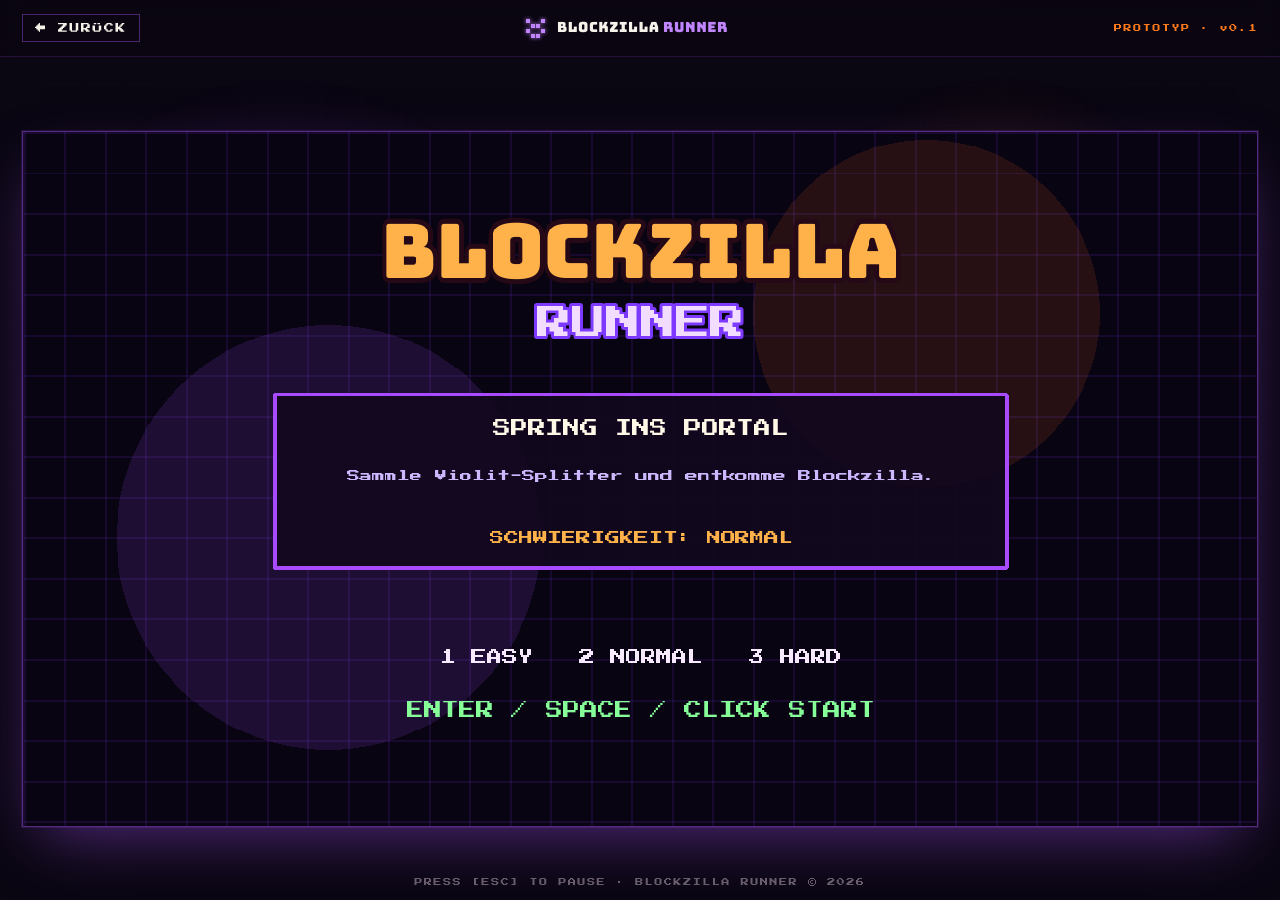
<file: play.html>
<!doctype html>
<html lang="de">
<head>
<meta charset="utf-8" />
<meta name="viewport" content="width=device-width, initial-scale=1, viewport-fit=cover" />
<title>Blockzilla Runner — Play</title>
<meta name="description" content="Blockzilla Runner — der Browser‑Runner zur Blockzilla‑Folge. Spring ins Portal." />
<link rel="icon" href="assets/favicon.svg" />
<link rel="preconnect" href="https://fonts.googleapis.com" />
<link rel="preconnect" href="https://fonts.gstatic.com" crossorigin />
<link href="https://fonts.googleapis.com/css2?family=Bungee&family=Press+Start+2P&display=swap" rel="stylesheet" />
<style>
  :root{
    --ink:#f6f2ea;
    --ink-dim:#a89aa8;
    --line:rgba(168,85,247,.18);
    --line-strong:rgba(168,85,247,.4);
    --violet:#a855f7;
    --violet-bright:#c084fc;
    --violet-deep:#7e22ce;
    --ember:#ff7a1a;
    --ember-soft:#ffb066;
  }
  *{box-sizing:border-box;margin:0;padding:0}
  html,body{height:100%}
  body{
    font-family:'Press Start 2P','Courier New',monospace;
    background:#0a0612;color:var(--ink);
    overflow:hidden;
    min-height:100vh;
    -webkit-font-smoothing:antialiased;
  }

  /* voxel grid backdrop — same DNA as main site */
  .grid-bg{
    position:fixed;inset:0;pointer-events:none;z-index:0;opacity:.35;
    background-image:
      linear-gradient(rgba(168,85,247,.08) 1px, transparent 1px),
      linear-gradient(90deg, rgba(168,85,247,.08) 1px, transparent 1px);
    background-size:40px 40px;
    mask-image:radial-gradient(ellipse 100% 60% at 50% 40%, #000, transparent);
  }
  .glow-bg{
    position:fixed;inset:0;pointer-events:none;z-index:0;
    background:
      radial-gradient(circle 380px at 22% 38%, rgba(168,85,247,.18), transparent 70%),
      radial-gradient(circle 280px at 78% 30%, rgba(255,122,26,.14), transparent 70%);
  }

  /* top bar */
  .topbar{
    position:fixed;top:0;left:0;right:0;z-index:50;
    display:flex;justify-content:space-between;align-items:center;
    padding:14px 22px;
    backdrop-filter:blur(10px);
    background:rgba(10,6,18,.6);
    border-bottom:1px solid var(--line);
  }
  .back-link{
    display:inline-flex;align-items:center;gap:10px;
    font-family:'Press Start 2P',monospace;font-size:10px;letter-spacing:.15em;
    color:var(--ink);text-decoration:none;
    padding:8px 12px;border:1px solid var(--line-strong);
    transition:background .15s,transform .15s;
  }
  .back-link:hover{background:rgba(168,85,247,.12);transform:translate(-2px,-2px);box-shadow:2px 2px 0 var(--violet-deep)}
  .brand{
    display:flex;align-items:center;gap:12px;
    font-family:'Bungee',sans-serif;font-size:14px;letter-spacing:.04em;
  }
  .brand .heart{
    display:grid;grid-template-columns:repeat(4,4px);grid-gap:1px;
  }
  .brand .heart i{
    width:4px;height:4px;background:transparent;
  }
  .brand .heart i.lit{background:var(--violet-bright);box-shadow:0 0 4px var(--violet-bright)}
  .brand .em{color:var(--violet-bright)}
  .meta{
    font-family:'Press Start 2P',monospace;font-size:8px;letter-spacing:.2em;
    color:var(--ember);
  }

  /* main stage */
  .stage{
    position:relative;z-index:1;
    height:100vh;
    display:grid;place-items:center;
    padding:80px 22px 22px;
  }
  /* game host */
  #game{
    position:relative;
    width:min(100%, 1280px);
    aspect-ratio:16/9;
    max-height:calc(100vh - 110px);
    background:#1a0d2e;
    border:1px solid var(--line-strong);
    box-shadow:0 24px 60px -20px rgba(168,85,247,.5), 0 0 0 1px rgba(168,85,247,.15);
    overflow:hidden;
    image-rendering:pixelated;
    display:grid;place-items:center;
  }
  /* canvas the game injects gets sized to fill */
  #game canvas{
    width:100% !important;height:100% !important;
    image-rendering:pixelated;
    display:block;
  }

  /* loading splash */
  .splash{
    position:absolute;inset:0;display:grid;place-items:center;
    background:#1a0d2e;
    background-image:
      linear-gradient(rgba(168,85,247,.06) 1px, transparent 1px),
      linear-gradient(90deg, rgba(168,85,247,.06) 1px, transparent 1px);
    background-size:32px 32px;
    z-index:5;
    transition:opacity .4s ease;
  }
  .splash.hide{opacity:0;pointer-events:none}
  .splash::before, .splash::after{
    content:"";position:absolute;border-radius:50%;
    filter:blur(40px);
  }
  .splash::before{
    width:380px;height:380px;background:rgba(168,85,247,.25);
    top:30%;left:18%;
  }
  .splash::after{
    width:280px;height:280px;background:rgba(255,122,26,.18);
    top:18%;right:15%;
  }
  .splash-inner{
    position:relative;z-index:1;text-align:center;
    display:flex;flex-direction:column;align-items:center;gap:24px;
  }
  .splash-title{
    font-family:'Bungee',sans-serif;font-size:clamp(36px,6vw,80px);
    color:var(--ember);letter-spacing:.04em;line-height:1;
    text-shadow:4px 4px 0 #000;
  }
  .splash-sub{
    font-family:'Press Start 2P',monospace;font-size:clamp(14px,2vw,22px);
    color:var(--violet-bright);letter-spacing:.18em;
    background:rgba(192,132,252,.12);padding:10px 20px;
    border:2px solid var(--violet-bright);
    box-shadow:0 0 24px rgba(192,132,252,.4);
  }
  .splash-msg{
    font-size:11px;color:var(--ink-dim);letter-spacing:.18em;
    margin-top:12px;
  }

  /* loading bar */
  .loadbar{
    width:280px;height:14px;
    border:2px solid var(--violet);
    background:rgba(10,6,18,.5);
    position:relative;overflow:hidden;
  }
  .loadbar i{
    position:absolute;left:0;top:0;bottom:0;width:0%;
    background:linear-gradient(90deg, var(--violet), var(--violet-bright), var(--ember));
    animation:loadFill 2.4s ease-out forwards;
    box-shadow:0 0 12px var(--violet-bright);
  }
  @keyframes loadFill{
    0%{width:0%}
    100%{width:100%}
  }

  /* mobile gate */
  .mobile-gate{
    display:none;
    position:absolute;inset:0;z-index:6;
    background:rgba(10,6,18,.94);
    place-items:center;text-align:center;padding:24px;
  }
  .mobile-gate.show{display:grid}
  .mobile-gate-card{
    max-width:380px;
    border:1px solid var(--ember);
    padding:24px;
    background:rgba(255,122,26,.06);
  }
  .mobile-gate-card h3{
    font-family:'Bungee',sans-serif;font-size:24px;
    color:var(--ember);letter-spacing:.04em;margin-bottom:14px;
  }
  .mobile-gate-card p{
    font-size:11px;color:var(--ink);line-height:1.6;letter-spacing:.05em;
    margin-bottom:18px;
  }
  .mobile-gate-card button{
    font-family:'Press Start 2P',monospace;font-size:9px;letter-spacing:.18em;
    padding:10px 14px;background:transparent;color:var(--violet-bright);
    border:1px solid var(--violet-bright);cursor:pointer;
  }
  .mobile-gate-card button:hover{background:rgba(168,85,247,.15)}

  /* tiny help footer */
  .footer-hint{
    position:fixed;bottom:14px;left:50%;transform:translateX(-50%);
    font-family:'Press Start 2P',monospace;font-size:8px;letter-spacing:.2em;
    color:var(--ink-dim);z-index:10;
    opacity:.6;
  }

  /* keyboard reveal animation */
  @keyframes blink{
    0%,49%{opacity:1}
    50%,100%{opacity:.4}
  }
  .blink{animation:blink 1s steps(1) infinite}
</style>
</head>
<body>

<div class="grid-bg" aria-hidden="true"></div>
<div class="glow-bg" aria-hidden="true"></div>

<div class="topbar">
  <a class="back-link" href="index.html">← ZURÜCK</a>
  <div class="brand">
    <div class="heart" aria-hidden="true">
      <i class="lit"></i><i></i><i></i><i class="lit"></i>
      <i></i><i class="lit"></i><i class="lit"></i><i></i>
      <i class="lit"></i><i></i><i></i><i class="lit"></i>
      <i></i><i class="lit"></i><i class="lit"></i><i></i>
    </div>
    <span>BLOCKZILLA <span class="em">RUNNER</span></span>
  </div>
  <span class="meta">PROTOTYP · v0.1</span>
</div>

<main class="stage">
  <div id="game" aria-label="Blockzilla Runner Spielfeld">
    <!-- Splash screen, hidden once the game boots -->
    <div class="splash" id="splash">
      <div class="splash-inner">
        <div class="splash-title">BLOCKZILLA</div>
        <div class="splash-sub">RUNNER</div>
        <div class="loadbar"><i></i></div>
        <div class="splash-msg blink">// SPIEL WIRD GELADEN</div>
      </div>
    </div>

    <!-- Mobile gate — appears on small screens -->
    <div class="mobile-gate" id="mobileGate">
      <div class="mobile-gate-card">
        <h3>⌨ Desktop empfohlen</h3>
        <p>Blockzilla Runner spielt sich am besten mit Tastatur. Auf dem Desktop sind alle Steuerungen verfügbar — Mobile‑Touch‑Controls kommen bald.</p>
        <button id="playAnyway">TROTZDEM SPIELEN</button>
      </div>
    </div>

    <!--
      ============================================================
      DROP YOUR PHASER BUILD HERE
      ============================================================
      The compiled Vite output (dist/) typically produces:
        - dist/assets/index-XXXX.js
        - dist/assets/index-XXXX.css
        - dist/index.html (we don't need this, just the assets)

      Option A — copy build into /game/ folder:
        <link rel="stylesheet" href="game/assets/index.css" />
        <script type="module" src="game/assets/index.js"></script>
        Make sure your Phaser config mounts to: parent: 'game'

      Option B — embed via iframe (if hosted separately):
        Replace #game's contents with:
        <iframe src="https://your-game-host" style="width:100%;height:100%;border:0"></iframe>

      Option C — full standalone (current dev path):
        Build with `vite build`, copy /dist contents to /game/,
        then uncomment the script tag below.
    -->

    <link rel="stylesheet" href="game/assets/index.css" />
    <script type="module" src="game/assets/index.js"></script>

  </div>
</main>

<div class="footer-hint">PRESS [ESC] TO PAUSE · BLOCKZILLA RUNNER © 2026</div>

<script>
  // Hide splash after a beat (replace this with your game's "ready" event)
  window.addEventListener('message', (e)=>{
    if(e.data?.type === 'game-ready'){
      const sp = document.getElementById('splash');
      if(sp) sp.classList.add('hide');
    }
  });

  window.addEventListener('load', ()=>{
    setTimeout(()=>{
      const sp = document.getElementById('splash');
      if(sp) sp.classList.add('hide');
    }, 2400);
  });

  // Mobile gate: show on small touch devices unless dismissed
  (function(){
    const gate = document.getElementById('mobileGate');
    const btn = document.getElementById('playAnyway');
    const isSmall = window.matchMedia('(max-width: 880px)').matches;
    const isTouch = matchMedia('(hover: none)').matches;
    if((isSmall || isTouch) && !sessionStorage.getItem('blockzilla-gate-dismissed')){
      gate.classList.add('show');
    }
    btn?.addEventListener('click', ()=>{
      gate.classList.remove('show');
      sessionStorage.setItem('blockzilla-gate-dismissed', '1');
    });
  })();

  // ESC anywhere → back to index
  // (Comment out if your game wants ESC for pause)
  // document.addEventListener('keydown', (e)=>{
  //   if(e.key === 'Escape') location.href = 'index.html';
  // });
</script>

</body>
</html>
</file>
<file: game/assets/index.css>
@import"https://fonts.googleapis.com/css2?family=Bungee&family=Press+Start+2P&display=swap";:root{color:#fff8e7;font-synthesis:none;text-rendering:geometricPrecision;-webkit-font-smoothing:antialiased;-moz-osx-font-smoothing:grayscale}*{box-sizing:border-box}html:has(#game-shell),body:has(#game-shell),#game-shell{width:100%;height:100%;min-height:100dvh;margin:0}body:has(#game-shell){overflow:hidden;font-family:"Press Start 2P",system-ui,sans-serif;background:linear-gradient(rgba(168,74,255,.08) 1px,transparent 1px),linear-gradient(90deg,rgba(168,74,255,.08) 1px,transparent 1px),radial-gradient(circle at 68% 28%,rgba(255,108,34,.18),transparent 28%),radial-gradient(circle at 34% 42%,rgba(164,79,255,.18),transparent 32%),#07030d;background-size:34px 34px,34px 34px,auto,auto,auto}#game-shell{display:grid;place-items:center;padding:clamp(8px,2vw,24px)}#game-shell #game{position:relative;width:min(100%,1280px,calc((100vh - 48px) * 16 / 9));height:auto;max-width:min(100%,1280px);aspect-ratio:16 / 9;padding:4px;overflow:hidden;box-shadow:0 0 0 4px #160824,0 0 34px #a84aff73,0 0 82px #ff6c222e;background:#0b0612;image-rendering:pixelated}#game-shell #game:after{content:"";position:absolute;inset:0;z-index:2;pointer-events:none;border:4px solid #a84aff;box-shadow:inset 0 0 0 2px #f2dcff2e,inset 0 0 24px #a84aff40}canvas{display:block;width:100%!important;height:100%!important;touch-action:none}@media(max-width:700px)and (orientation:portrait){#game-shell{place-items:start center;padding-top:max(16px,env(safe-area-inset-top))}}@media(max-height:520px)and (orientation:landscape){#game-shell{padding:6px}#game-shell #game{width:min(100%,1280px,calc((100dvh - 12px) * 16 / 9))}}
</file>
